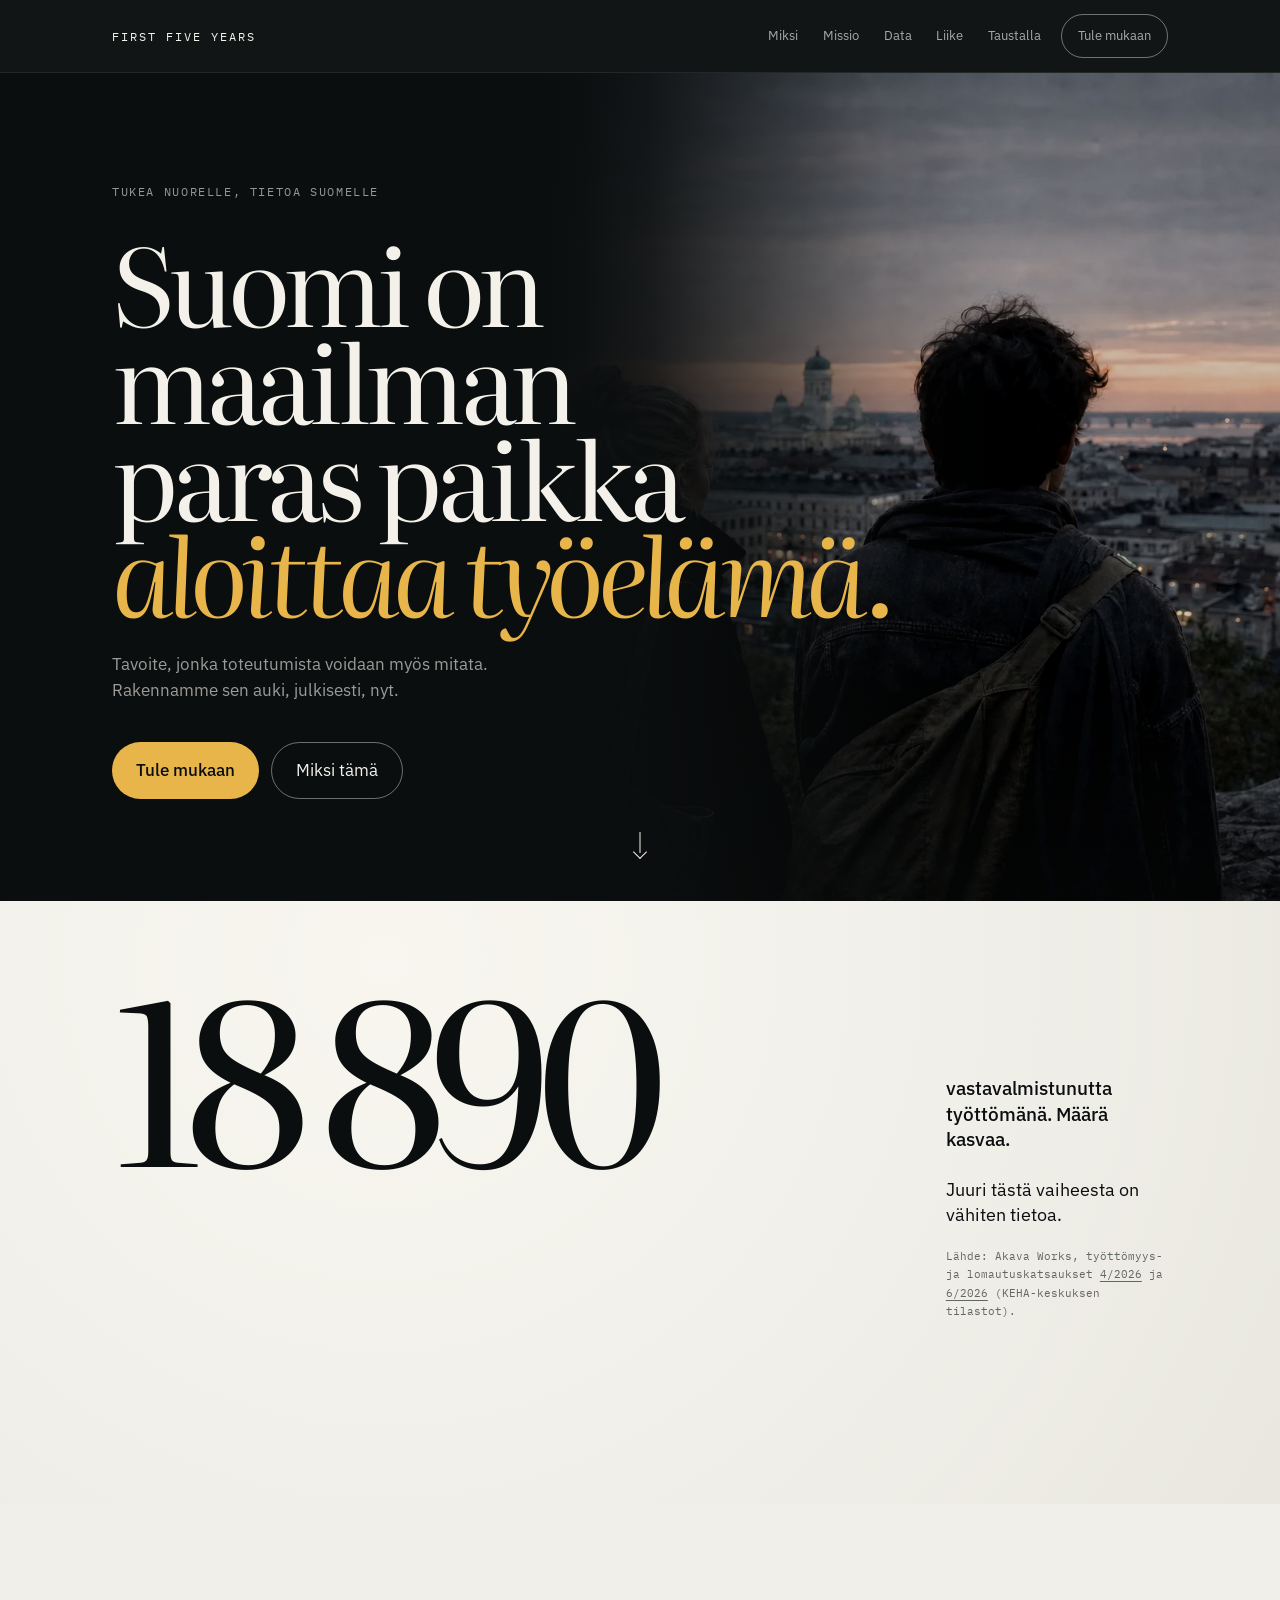
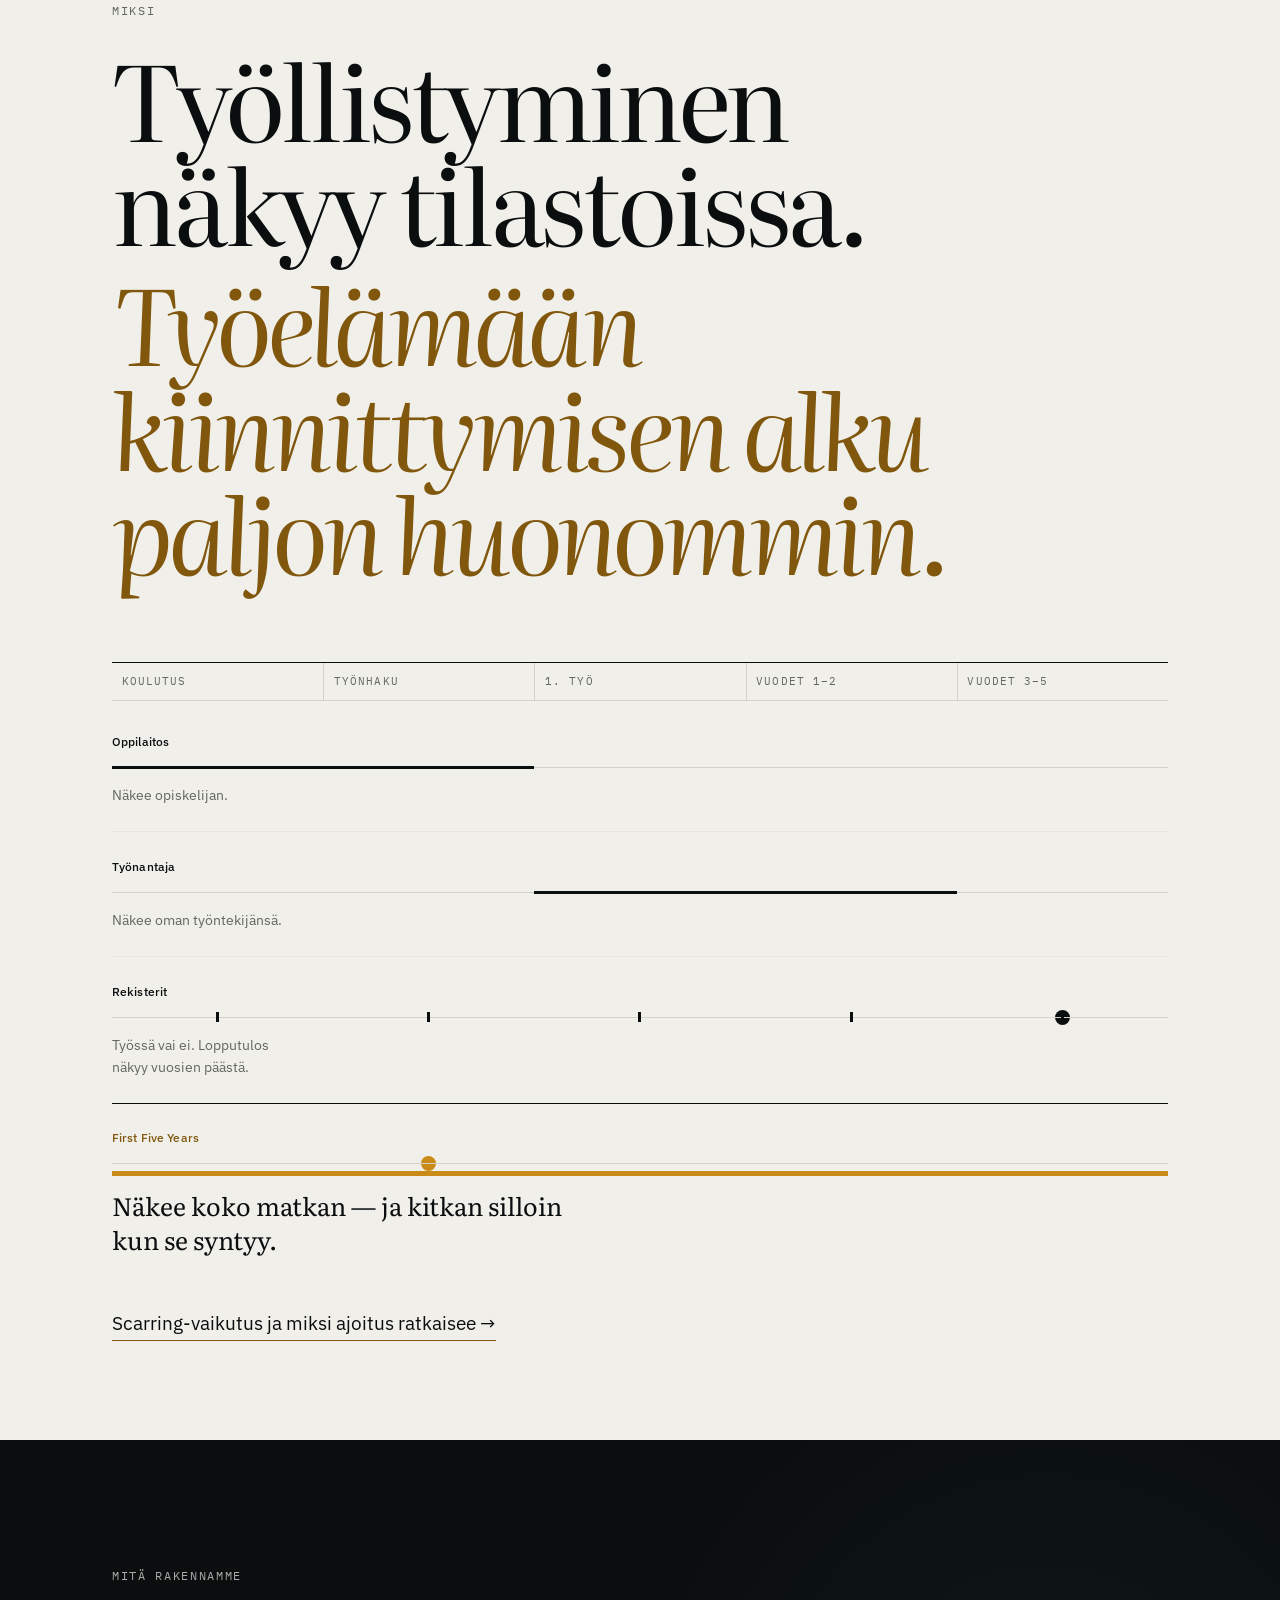
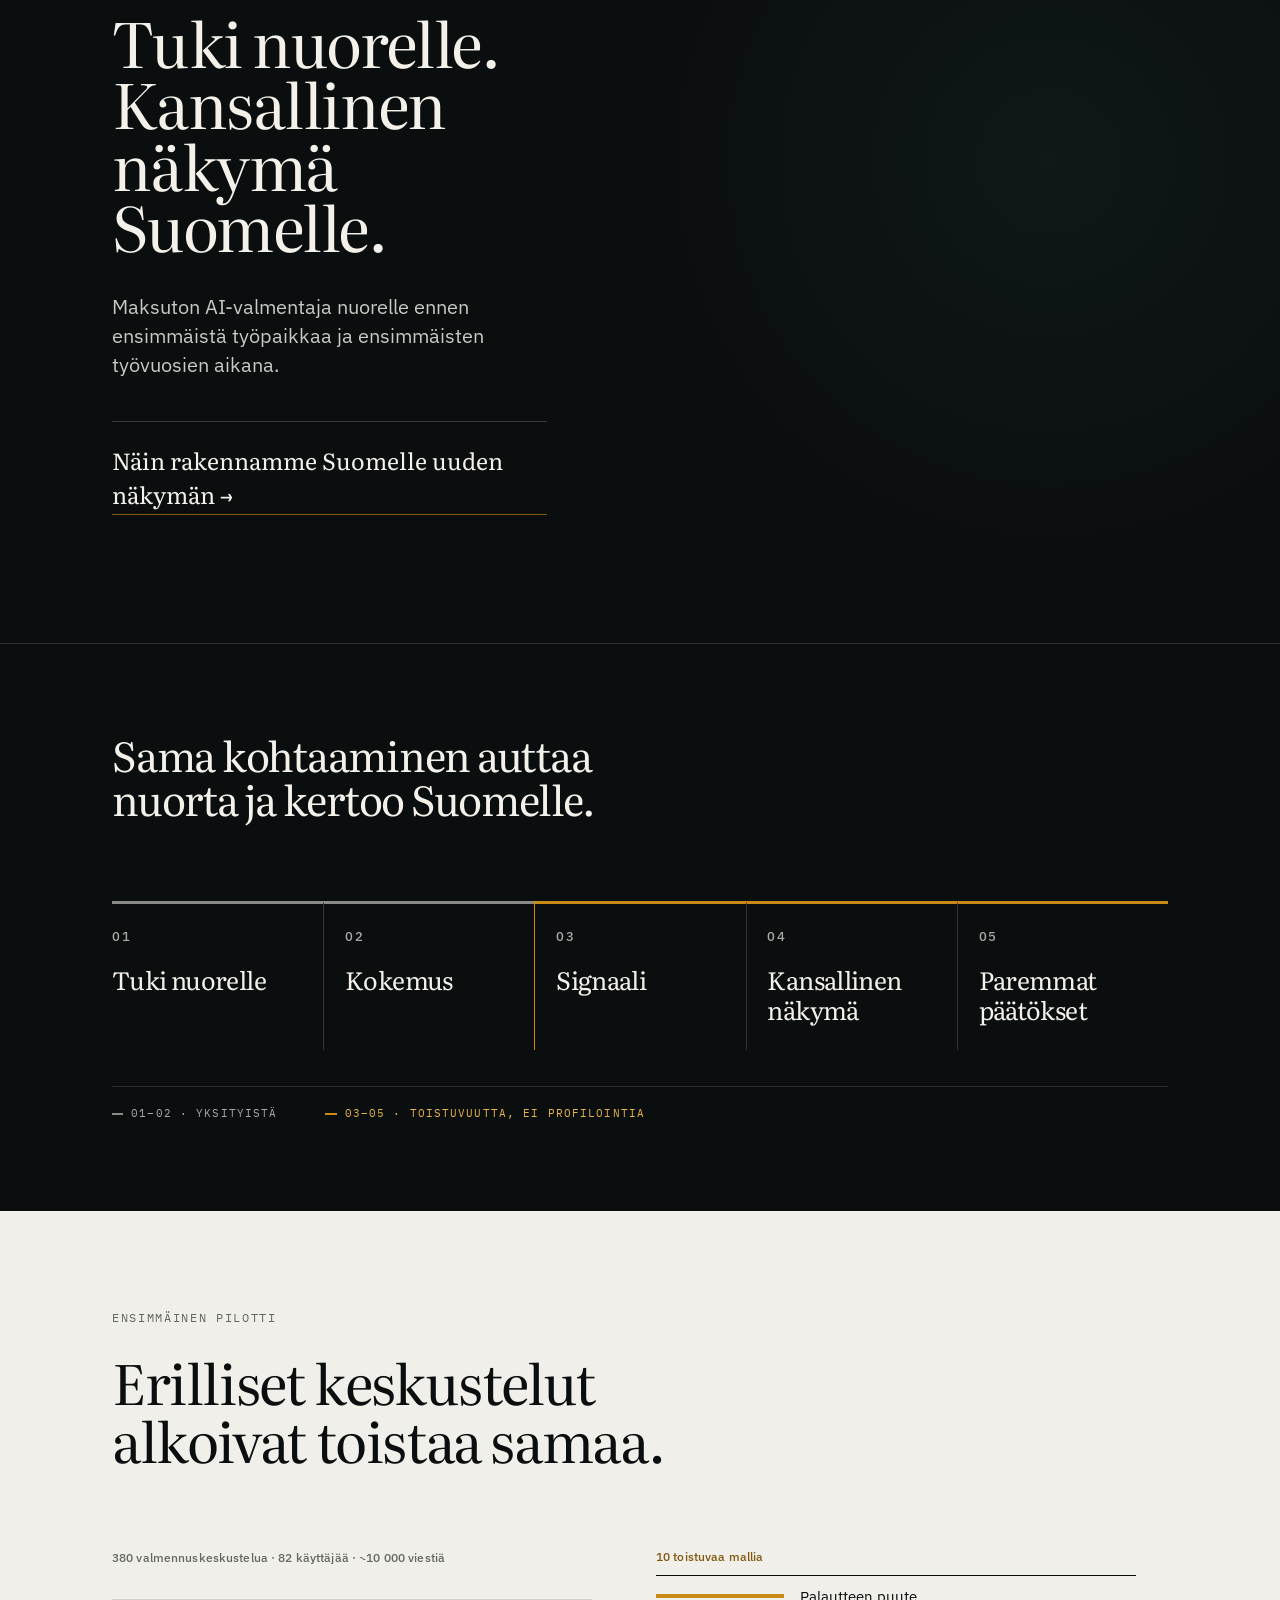
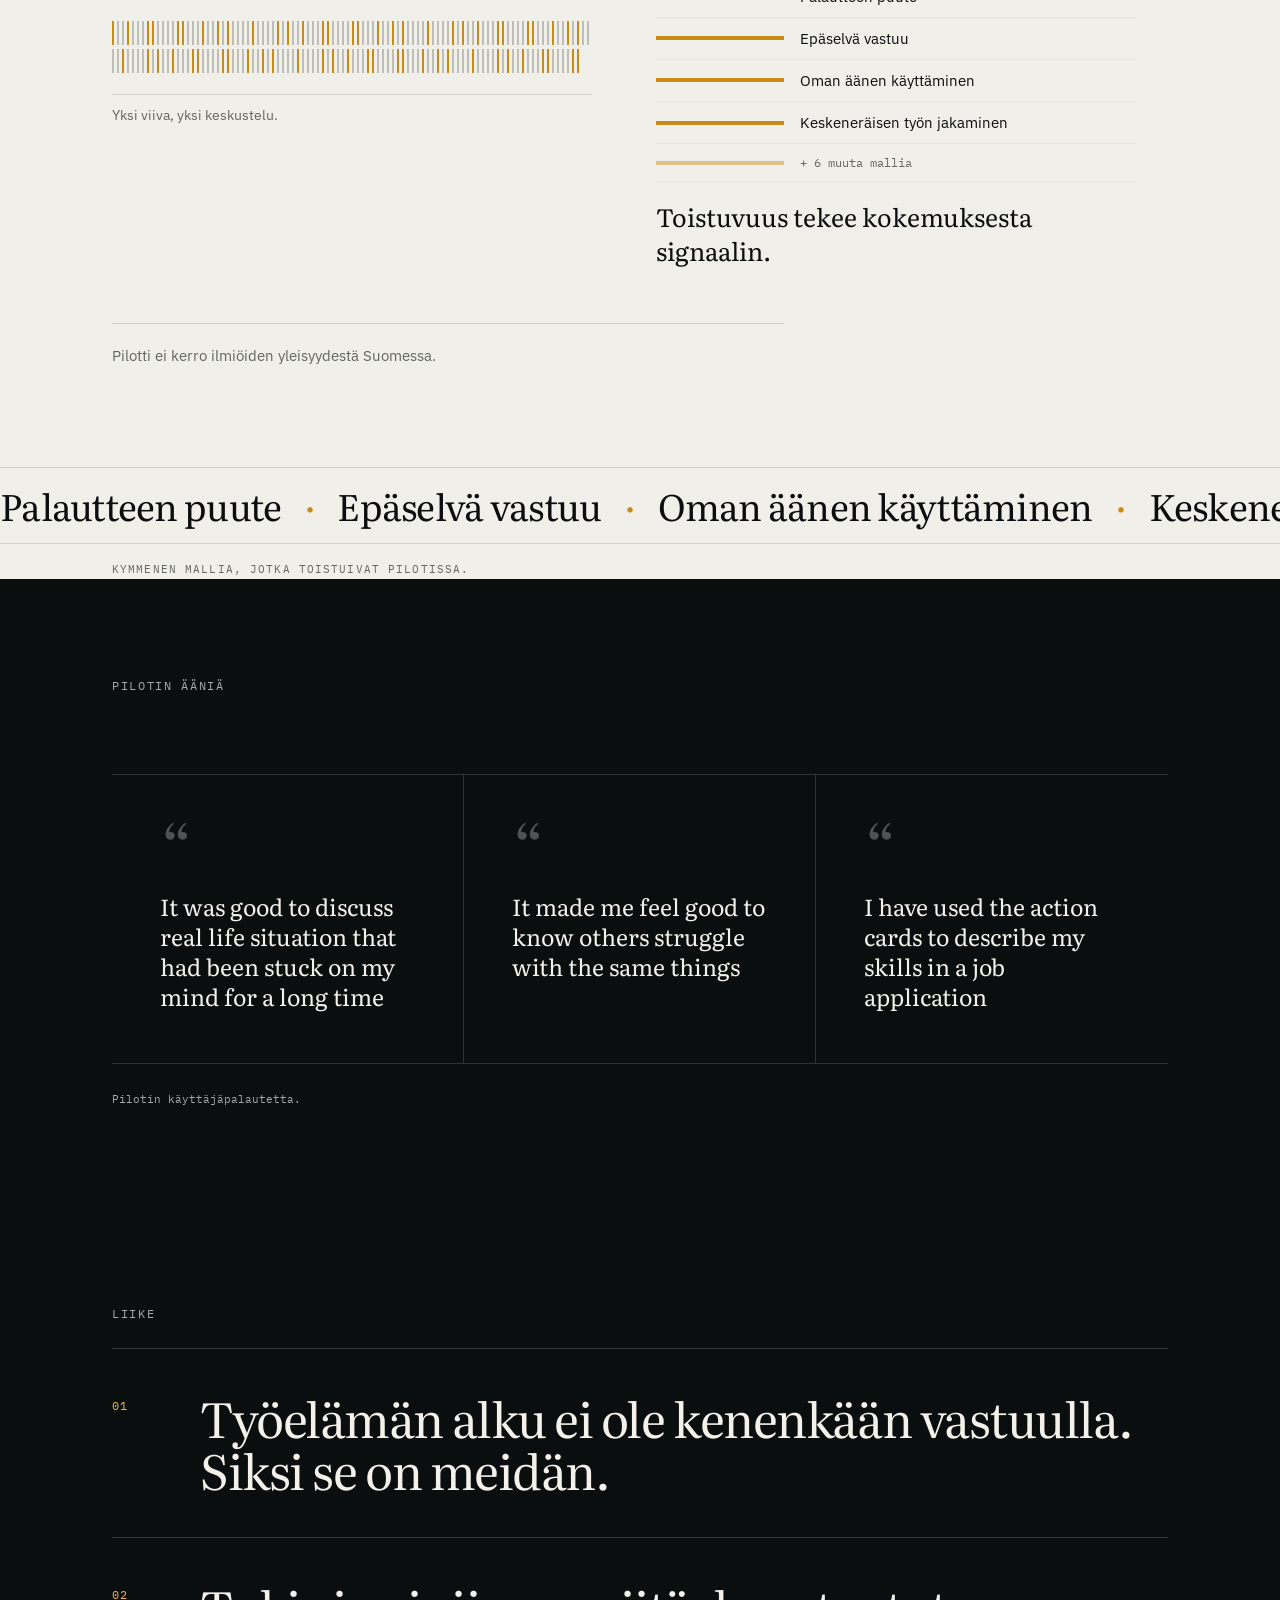
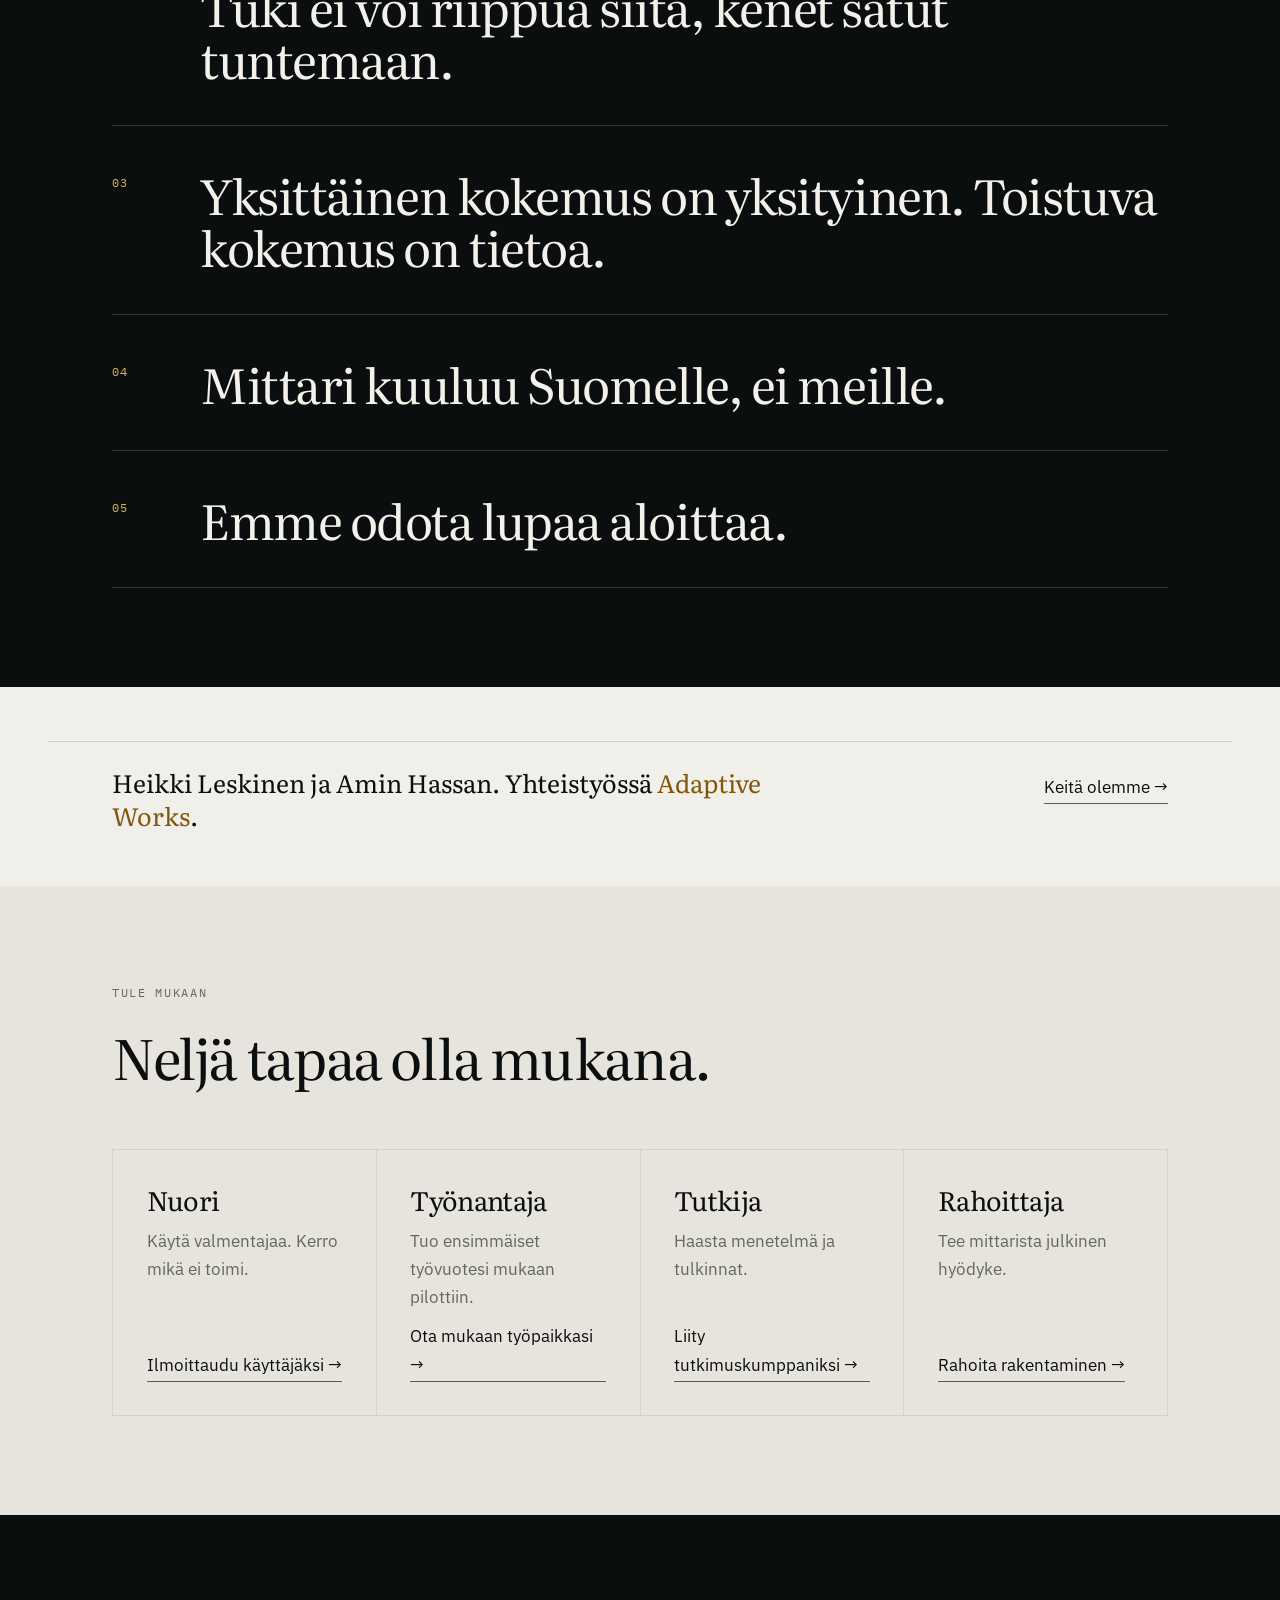
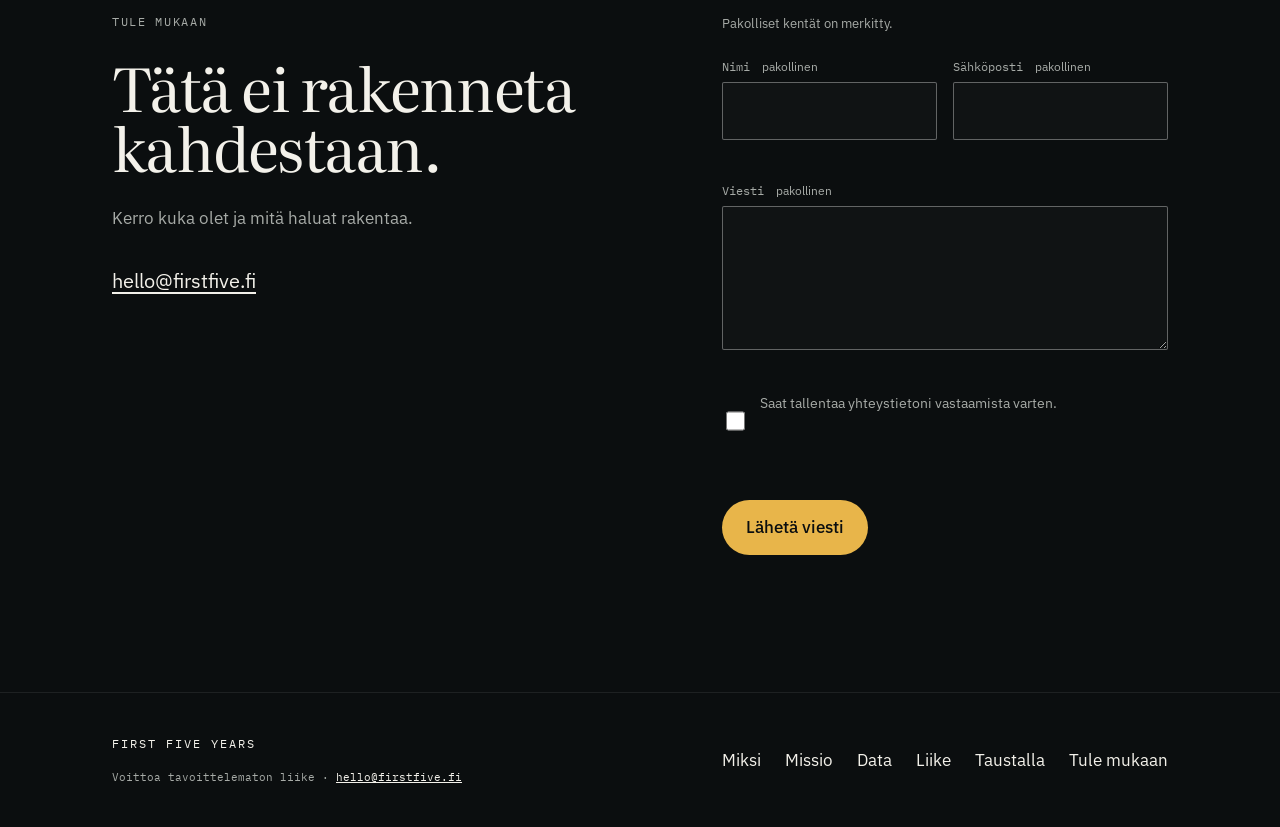
<file: index.html>
<!doctype html>
<html lang="fi">

<head>
  <meta charset="utf-8">
  <meta name="viewport" content="width=device-width, initial-scale=1">

  <title>First Five Years | Näkymä työelämän ensimmäisiin vuosiin</title>

  <link rel="icon" href="./favicon.png" type="image/png">
  <link rel="icon" href="./favicon.ico" sizes="any">

  <meta
    name="description"
    content="First Five Years tukee nuorta ennen ensimmäistä työpaikkaa ja sen jälkeen sekä rakentaa Suomelle näkymää kestävään työelämään kiinnittymiseen."
  >

  <meta name="robots" content="index, follow, max-image-preview:large">
  <meta name="theme-color" content="#0b0e0f">

  <link rel="canonical" href="https://firstfive.fi/">
  <link rel="alternate" hreflang="fi" href="https://firstfive.fi/">
  <link rel="alternate" hreflang="x-default" href="https://firstfive.fi/">

  <meta property="og:type" content="website">
  <meta property="og:locale" content="fi_FI">
  <meta property="og:site_name" content="First Five Years">
  <meta property="og:title" content="First Five Years | Näkymä työelämän ensimmäisiin vuosiin">

  <meta
    property="og:description"
    content="Tukea nuorelle, tietoa Suomelle. First Five Years tekee näkyväksi työelämän alkuvaiheen kitkaa ja rakentaa siitä kansallista näkymää."
  >

  <meta property="og:url" content="https://firstfive.fi/">
  <meta property="og:image" content="https://firstfive.fi/assets/kuvat/hero-young-people.png">
  <meta property="og:image:width" content="1536">
  <meta property="og:image:height" content="1024">
  <meta property="og:image:type" content="image/png">

  <meta
    property="og:image:alt"
    content="Kolme eri taustoista tulevaa nuorta katsoo Helsinkiä ja Tuomiokirkkoa ilta-auringossa."
  >

  <meta name="twitter:card" content="summary_large_image">
  <meta name="twitter:title" content="First Five Years | Näkymä työelämän ensimmäisiin vuosiin">

  <meta
    name="twitter:description"
    content="Tukea nuorelle, tietoa Suomelle. First Five Years tekee näkyväksi työelämän alkuvaiheen kitkaa ja rakentaa siitä kansallista näkymää."
  >

  <meta name="twitter:image" content="https://firstfive.fi/assets/kuvat/hero-young-people.png">

  <meta
    name="twitter:image:alt"
    content="Kolme eri taustoista tulevaa nuorta katsoo Helsinkiä ja Tuomiokirkkoa ilta-auringossa."
  >

  <script type="application/ld+json">
  {
    "@context": "https://schema.org",
    "@graph": [
      {
        "@type": "WebSite",
        "@id": "https://firstfive.fi/#website",
        "url": "https://firstfive.fi/",
        "name": "First Five Years",
        "description": "Tukea nuorelle ja tietoa Suomelle työelämän ensimmäisistä vuosista.",
        "inLanguage": "fi"
      },
      {
        "@type": "Organization",
        "@id": "https://firstfive.fi/#organization",
        "name": "First Five Years",
        "url": "https://firstfive.fi/",
        "description": "Aloite, joka tukee nuoria työelämään siirtymisessä ja rakentaa Suomelle näkymää kestävään työelämään kiinnittymiseen.",
        "email": "hello@firstfive.fi",
        "logo": {
          "@type": "ImageObject",
          "url": "https://firstfive.fi/favicon.png",
          "width": 256,
          "height": 256
        }
      },
      {
        "@type": "WebPage",
        "@id": "https://firstfive.fi/#webpage",
        "url": "https://firstfive.fi/",
        "name": "First Five Years | Näkymä työelämän ensimmäisiin vuosiin",
        "description": "First Five Years tukee nuorta ennen ensimmäistä työpaikkaa ja sen jälkeen sekä rakentaa Suomelle näkymää kestävään työelämään kiinnittymiseen.",
        "isPartOf": { "@id": "https://firstfive.fi/#website" },
        "about": { "@id": "https://firstfive.fi/#organization" },
        "inLanguage": "fi",
        "primaryImageOfPage": {
          "@type": "ImageObject",
          "url": "https://firstfive.fi/assets/kuvat/hero-young-people.png",
          "width": 1536,
          "height": 1024
        }
      }
    ]
  }
  </script>

  <link rel="stylesheet" href="./assets/styles.css?v=20260812-7">
<link rel="stylesheet" href="./assets/ffy-visuals.css?v=20260813-2">

  <link rel="preconnect" href="https://fonts.googleapis.com">
  <link rel="preconnect" href="https://fonts.gstatic.com" crossorigin>

  <link
    rel="preload"
    as="style"
    href="https://fonts.googleapis.com/css2?family=IBM+Plex+Mono:wght@400;500&family=IBM+Plex+Sans:wght@400;500;600&family=Literata:opsz,wght@7..72,400;7..72,500&display=swap"
    onload="this.onload=null;this.rel='stylesheet'"
  >

  <noscript>
    <link
      rel="stylesheet"
      href="https://fonts.googleapis.com/css2?family=IBM+Plex+Mono:wght@400;500&family=IBM+Plex+Sans:wght@400;500;600&family=Literata:opsz,wght@7..72,400;7..72,500&display=swap"
    >
  </noscript>
</head>


<body>

<a class="skip" href="#main">
  Siirry sisältöön
</a>


<header class="masthead">

  <div class="wrap masthead-inner">

    <a class="wordmark" href="/">
      First Five Years
    </a>

    <nav class="nav" aria-label="Päävalikko">
      <a href="#miksi">Miksi</a>
      <a href="/missio.html">Missio</a>
      <a href="./data.html">Data</a>
      <a href="#liike">Liike</a>
      <a href="./taustalla.html">Taustalla</a>
      <a class="nav-cta" href="#mukaan">Tule mukaan</a>
    </nav>

  </div>

</header>


<main id="main">


  <!-- HERO -->

  <section
    class="hero"
    id="alku"
    aria-labelledby="hero-title"
  >

    <div class="hero__inner">

      <div class="hero__visual">

        <img
          src="./assets/kuvat/hero-young-people.png"
          alt="Kolme eri taustoista tulevaa nuorta katsoo Helsinkiä ja Tuomiokirkkoa ilta-auringossa."
          width="1536"
          height="1024"
          fetchpriority="high"
          decoding="async"
        >

      </div>


      <div class="hero__content">

        <p class="hero__strap">
          Tukea nuorelle, tietoa Suomelle
        </p>

        <h1 id="hero-title">
          Suomi on maailman paras paikka
          <em>aloittaa työelämä.</em>
        </h1>

        <p class="hero__lead">
          Tavoite, jonka toteutumista voidaan myös mitata.
          Rakennamme sen auki, julkisesti, nyt.
        </p>

        <div class="hero__actions">
          <a class="btn btn-signal" href="#mukaan">Tule mukaan</a>
          <a class="btn btn-ghost" href="#miksi">Miksi tämä</a>
        </div>

        <a
          class="hero__scroll"
          href="#miksi"
          aria-label="Siirry seuraavaan osioon"
        >
          <span aria-hidden="true"></span>
        </a>

      </div>

    </div>

  </section>


  <!-- PANOS · yksi luku -->

  <section class="impact-section" id="panos" aria-labelledby="stake-label">
    <div class="impact-stat">
      <div class="wrap impact-stat__inner">

        <p class="impact-number reveal">18&nbsp;890</p>

        <div class="impact-stat__copy reveal">
          <p class="impact-stat__label" id="stake-label">
            vastavalmistunutta työttömänä. Määrä kasvaa.
          </p>
          <p class="impact-stat__statement">
            Juuri tästä vaiheesta on vähiten tietoa.
          </p>
          <p class="source-line">
            Lähde: Akava Works, työttömyys- ja lomautuskatsaukset
            <a href="https://akavaworks.fi/katsaus/tyottomyys-ja-lomautuskatsaus-4-2026-tyottomyys-kasvaa-ilon-aiheet-ovat-kortilla/" rel="noopener">4/2026</a>
            ja
            <a href="https://akavaworks.fi/katsaus/tyottomyys-ja-lomautuskatsaus-6-2026/" rel="noopener">6/2026</a>
            (KEHA-keskuksen tilastot).
          </p>
        </div>

      </div>
    </div>
  </section>


  <!-- 01 MIKSI -->

  <section
    class="statement-section"
    id="miksi"
    aria-labelledby="miksi-title"
  >

    <div class="wrap">

      <p class="eyebrow">
        Miksi
      </p>

      <h2
        id="miksi-title"
        class="statement-title"
      >
        Työllistyminen näkyy tilastoissa.
        <em>
          Työelämään kiinnittymisen alku paljon huonommin.
        </em>
      </h2>


      <!-- VISUALISOINTI 01 · Puuttuva näkymä -->

      <div class="viz reveal">

        <div class="arc-stages">
          <span>Koulutus</span>
          <span>Työnhaku</span>
          <span>1. työ</span>
          <span>Vuodet 1–2</span>
          <span>Vuodet 3–5</span>
        </div>

        <div class="arc-rows">

          <div class="arc-row">
            <p class="viz-label">Oppilaitos</p>
            <div class="arc-track">
              <div class="arc-bar" style="grid-column: 1 / 3"></div>
            </div>
            <p class="viz-caption">Näkee opiskelijan.</p>
          </div>

          <div class="arc-row">
            <p class="viz-label">Työnantaja</p>
            <div class="arc-track">
              <div class="arc-bar" style="grid-column: 3 / 5"></div>
            </div>
            <p class="viz-caption">Näkee oman työntekijänsä.</p>
          </div>

          <div class="arc-row">
            <p class="viz-label">Rekisterit</p>
            <div class="arc-track">
              <div class="arc-points" aria-hidden="true">
                <i></i><i></i><i></i><i></i><i></i>
              </div>
              <div class="arc-mark arc-mark--late" style="grid-column: 5" aria-hidden="true"></div>
            </div>
            <p class="viz-caption">Työssä vai ei. Lopputulos näkyy vuosien päästä.</p>
          </div>

          <div class="arc-row arc-row--ffy">
            <p class="viz-label viz-label--signal">First Five Years</p>
            <div class="arc-track">
              <div class="arc-bar arc-bar--ffy" style="grid-column: 1 / -1"></div>
              <div class="arc-mark arc-mark--early" style="grid-column: 2" aria-hidden="true"></div>
            </div>
            <p class="viz-lede">Näkee koko matkan — ja kitkan silloin kun se syntyy.</p>
          </div>

        </div>

      </div>


      <p class="statement-body viz-after">
        <a class="textlink" href="./missio.html">
          Scarring-vaikutus ja miksi ajoitus ratkaisee →
        </a>
      </p>

    </div>

  </section>


  <!-- 02 MITÄ RAKENNAMME -->

  <section
    class="impact-section"
    id="ratkaisu"
    aria-labelledby="solution-title"
  >

    <div class="impact-solution">

      <div class="wrap impact-solution__inner">

        <div class="impact-solution__copy reveal">

          <p class="eyebrow">
            Mitä rakennamme
          </p>

          <h2 id="solution-title">
            Tuki nuorelle. Kansallinen näkymä Suomelle.
          </h2>

          <p class="impact-solution__lede">
            Maksuton AI&#8209;valmentaja nuorelle ennen ensimmäistä työpaikkaa
            ja ensimmäisten työvuosien aikana.
          </p>

          <p class="impact-solution__close">
            <a class="textlink" href="./data.html">
              Näin rakennamme Suomelle uuden näkymän →
            </a>
          </p>

        </div>


      </div>

    </div>


    <!-- VISUALISOINTI 02 · Näin se toimii -->

    <div class="chain-band">

      <div class="wrap">

        <h2 class="chain-band__title reveal">
          Sama kohtaaminen auttaa nuorta ja kertoo Suomelle.
        </h2>

        <div class="viz reveal">

          <div class="chain">

            <div class="chain-step">
              <span>01</span>
              <h3>Tuki nuorelle</h3>
            </div>

            <div class="chain-step">
              <span>02</span>
              <h3>Kokemus</h3>
            </div>

            <div class="chain-step chain-step--signal chain-step--turn">
              <span>03</span>
              <h3>Signaali</h3>
            </div>

            <div class="chain-step chain-step--signal">
              <span>04</span>
              <h3>Kansallinen näkymä</h3>
            </div>

            <div class="chain-step chain-step--signal">
              <span>05</span>
              <h3>Paremmat päätökset</h3>
            </div>

          </div>

          <div class="chain-legend">
            <p>01–02 · Yksityistä</p>
            <p>03–05 · Toistuvuutta, ei profilointia</p>
          </div>

        </div>

      </div>

    </div>

  </section>


  <!-- 03 PILOTTI -->

  <section
    class="pilot-section"
    id="havainto"
    aria-labelledby="pilot-title"
  >

    <div class="wrap">

      <div class="pilot-heading reveal">

        <p class="eyebrow">
          Ensimmäinen pilotti
        </p>

        <h2 id="pilot-title">
          Erilliset keskustelut alkoivat toistaa samaa.
        </h2>

      </div>


      <!-- VISUALISOINTI 03 · Yksittäisestä toistuvaksi -->

      <div class="viz reveal">

        <div class="signal-grid">

          <div>
            <p class="signal-meta">
              380 valmennuskeskustelua · 82 käyttäjää · ~10 000 viestiä
            </p>
            <div class="signal-field" data-signal-field="190" aria-hidden="true"></div>
            <p class="viz-caption">Yksi viiva, yksi keskustelu.</p>
          </div>

          <div>
            <p class="viz-label viz-label--signal">10 toistuvaa mallia</p>
            <ul class="signal-patterns">
              <li><b></b><span>Palautteen puute</span></li>
              <li><b></b><span>Epäselvä vastuu</span></li>
              <li><b></b><span>Oman äänen käyttäminen</span></li>
              <li><b></b><span>Keskeneräisen työn jakaminen</span></li>
              <li><b></b><span>+ 6 muuta mallia</span></li>
            </ul>
            <p class="viz-lede">Toistuvuus tekee kokemuksesta signaalin.</p>
          </div>

        </div>

        <p class="viz-note">
          Pilotti ei kerro ilmiöiden yleisyydestä Suomessa.
        </p>

      </div>

    </div>

  </section>


  <!-- ILMIÖNAUHA -->

  <div class="ticker" aria-hidden="true">
    <div class="ticker__track">
      <span>Palautteen puute</span><span>·</span>
      <span>Epäselvä vastuu</span><span>·</span>
      <span>Oman äänen käyttäminen</span><span>·</span>
      <span>Keskeneräisen työn jakaminen</span><span>·</span>
      <span>Epäselvä suunta</span><span>·</span>
      <span>Käyttämätön osaaminen</span><span>·</span>
      <span>Vaikeus päästä töihin</span><span>·</span>
      <span>Puuttuva etenemisen tunne</span><span>·</span>
      <span>Palautteen puute</span><span>·</span>
      <span>Epäselvä vastuu</span><span>·</span>
      <span>Oman äänen käyttäminen</span><span>·</span>
      <span>Keskeneräisen työn jakaminen</span><span>·</span>
      <span>Epäselvä suunta</span><span>·</span>
      <span>Käyttämätön osaaminen</span><span>·</span>
      <span>Vaikeus päästä töihin</span><span>·</span>
      <span>Puuttuva etenemisen tunne</span><span>·</span>
    </div>
  </div>

  <p class="ticker-note wrap">
    Kymmenen mallia, jotka toistuivat pilotissa.
  </p>


  <!-- ÄÄNET · pilotin käyttäjät -->

  <section class="voices-section dark-section" aria-labelledby="voices-title">

    <div class="wrap">
      <div class="section-head reveal">
        <p class="eyebrow" id="voices-title">Pilotin ääniä</p>
      </div>
    </div>

    <div class="wrap">
      <div class="voices">

        <blockquote class="voice voice--long reveal">
          <span class="quote-mark" aria-hidden="true">“</span>
          <p>It was good to discuss real life situation that had been stuck on my mind for a long time</p>
        </blockquote>

        <blockquote class="voice voice--long reveal">
          <span class="quote-mark" aria-hidden="true">“</span>
          <p>It made me feel good to know others struggle with the same things</p>
        </blockquote>

        <blockquote class="voice voice--long reveal">
          <span class="quote-mark" aria-hidden="true">“</span>
          <p>I have used the action cards to describe my skills in a job application</p>
        </blockquote>

      </div>

      <p class="source-line voices-source">
        Pilotin käyttäjäpalautetta.
      </p>
    </div>

  </section>


  <!-- MANIFESTI -->

  <section
    class="manifesto-section dark-section"
    id="liike"
    aria-labelledby="manifesto-title"
  >

    <div class="wrap">

      <p class="eyebrow" id="manifesto-title">Liike</p>

      <ol class="manifesto">
        <li class="reveal">Työelämän alku ei ole kenenkään vastuulla. Siksi se on meidän.</li>
        <li class="reveal">Tuki ei voi riippua siitä, kenet satut tuntemaan.</li>
        <li class="reveal">Yksittäinen kokemus on yksityinen. Toistuva kokemus on tietoa.</li>
        <li class="reveal">Mittari kuuluu Suomelle, ei meille.</li>
        <li class="reveal">Emme odota lupaa aloittaa.</li>
      </ol>

    </div>

  </section>


  <!-- LIIKKEELLE PANIJAT · rivi, koko sisältö taustalla.html:ssä -->

  <section class="credit-section" id="kuka" aria-label="Taustalla">

    <div class="wrap credit-row">

      <p class="credit-names">
        Heikki Leskinen ja Amin Hassan.
        Yhteistyössä <span>Adaptive Works</span>.
      </p>

      <a class="textlink" href="./taustalla.html">
        Keitä olemme →
      </a>

    </div>

  </section>


  <!-- MUKAAN -->

  <section class="roles-section" id="mukaan" aria-labelledby="roles-title">

    <div class="wrap">

      <p class="eyebrow">Tule mukaan</p>

      <h2 id="roles-title" class="roles-title">
        Neljä tapaa olla mukana.
      </h2>

      <ul class="roles">

        <li class="reveal">
          <h3>Nuori</h3>
          <p>Käytä valmentajaa. Kerro mikä ei toimi.</p>
          <a class="textlink" href="mailto:hello@firstfive.fi?subject=Nuori">Ilmoittaudu käyttäjäksi →</a>
        </li>

        <li class="reveal">
          <h3>Työnantaja</h3>
          <p>Tuo ensimmäiset työvuotesi mukaan pilottiin.</p>
          <a class="textlink" href="mailto:hello@firstfive.fi?subject=Työnantaja">Ota mukaan työpaikkasi →</a>
        </li>

        <li class="reveal">
          <h3>Tutkija</h3>
          <p>Haasta menetelmä ja tulkinnat.</p>
          <a class="textlink" href="mailto:hello@firstfive.fi?subject=Tutkimus">Liity tutkimuskumppaniksi →</a>
        </li>

        <li class="reveal">
          <h3>Rahoittaja</h3>
          <p>Tee mittarista julkinen hyödyke.</p>
          <a class="textlink" href="mailto:hello@firstfive.fi?subject=Rahoitus">Rahoita rakentaminen →</a>
        </li>

      </ul>

    </div>

  </section>


  <section
    class="contact-section dark-section"
    id="yhteys"
  >

    <div class="wrap contact-layout">

      <div class="contact-intro reveal">

        <p class="eyebrow">
          Tule mukaan
        </p>

        <h2>
          Tätä ei rakenneta kahdestaan.
        </h2>

        <p>
          Kerro kuka olet ja mitä haluat rakentaa.
        </p>

        <p class="contact-email">
          <a href="mailto:hello@firstfive.fi">
            hello@firstfive.fi
          </a>
        </p>

      </div>


      <div class="contact-form-wrap reveal">

        <form
          class="contact-form"
          data-form="yhteys"
          data-success="Kiitos. Viestisi on lähetetty."
          novalidate
        >

          <p class="form-instructions">
            Pakolliset kentät on merkitty.
          </p>


          <div class="form-row">

            <div class="field">

              <label for="c-name">
                Nimi
                <span>pakollinen</span>
              </label>

              <input
                id="c-name"
                name="nimi"
                type="text"
                autocomplete="name"
                required
                aria-describedby="c-name-error"
              >

              <p
                class="field-error"
                id="c-name-error"
              ></p>

            </div>


            <div class="field">

              <label for="c-email">
                Sähköposti
                <span>pakollinen</span>
              </label>

              <input
                id="c-email"
                name="email"
                type="email"
                autocomplete="email"
                required
                aria-describedby="c-email-error"
              >

              <p
                class="field-error"
                id="c-email-error"
              ></p>

            </div>

          </div>


          <div class="field">

            <label for="c-msg">
              Viesti
              <span>pakollinen</span>
            </label>

            <textarea
              id="c-msg"
              name="viesti"
              required
              aria-describedby="c-msg-error"
            ></textarea>

            <p
              class="field-error"
              id="c-msg-error"
            ></p>

          </div>


          <input
            class="hp"
            type="text"
            name="_gotcha"
            tabindex="-1"
            autocomplete="off"
            aria-hidden="true"
          >


          <div class="consent field">

            <input
              id="c-consent"
              name="suostumus"
              type="checkbox"
              value="kyllä"
              required
              aria-describedby="c-consent-error"
            >

            <label for="c-consent">
              Saat tallentaa yhteystietoni vastaamista varten.
            </label>

            <p
              class="field-error"
              id="c-consent-error"
            ></p>

          </div>


          <button
            class="btn btn-signal"
            type="submit"
          >
            Lähetä viesti
          </button>


          <p
            class="form-msg"
            role="status"
            aria-live="polite"
            tabindex="-1"
          ></p>

        </form>

      </div>

    </div>

  </section>

</main>


<footer class="footer">

  <div class="wrap footer-inner">

    <div>

      <p class="wordmark">
        First Five Years
      </p>

      <p class="legal">
        Voittoa tavoittelematon liike ·
        <a href="mailto:hello@firstfive.fi">
          hello@firstfive.fi
        </a>
      </p>

    </div>


    <nav
      class="footer-nav"
      aria-label="Alatunniste"
    >

      <a href="#miksi">
        Miksi
      </a>

      <a href="/missio.html">
        Missio
      </a>

      <a href="./data.html">
        Data
      </a>

      <a href="#liike">
        Liike
      </a>

      <a href="./taustalla.html">
        Taustalla
      </a>

      <a href="#mukaan">
        Tule mukaan
      </a>

    </nav>

  </div>

</footer>


<script>
  // Pilotin viivakenttä
  document.querySelectorAll('[data-signal-field]').forEach(function (el) {
    var n = parseInt(el.dataset.signalField, 10) || 190;
    var frag = document.createDocumentFragment();
    for (var i = 0; i < n; i++) {
      var tick = document.createElement('i');
      if (i % 5 === 3 || i % 7 === 0) tick.className = 'on';
      frag.appendChild(tick);
    }
    el.appendChild(frag);
  });

  window.FFY_FORM_ENDPOINT =
    'https://forms.formward.eu/f/f1249e59-a45e-429b-a073-d53a4453148f';
</script>

<script
  src="./assets/main.js?v=20260810-1"
  defer
></script>

</body>

</html>
</file>
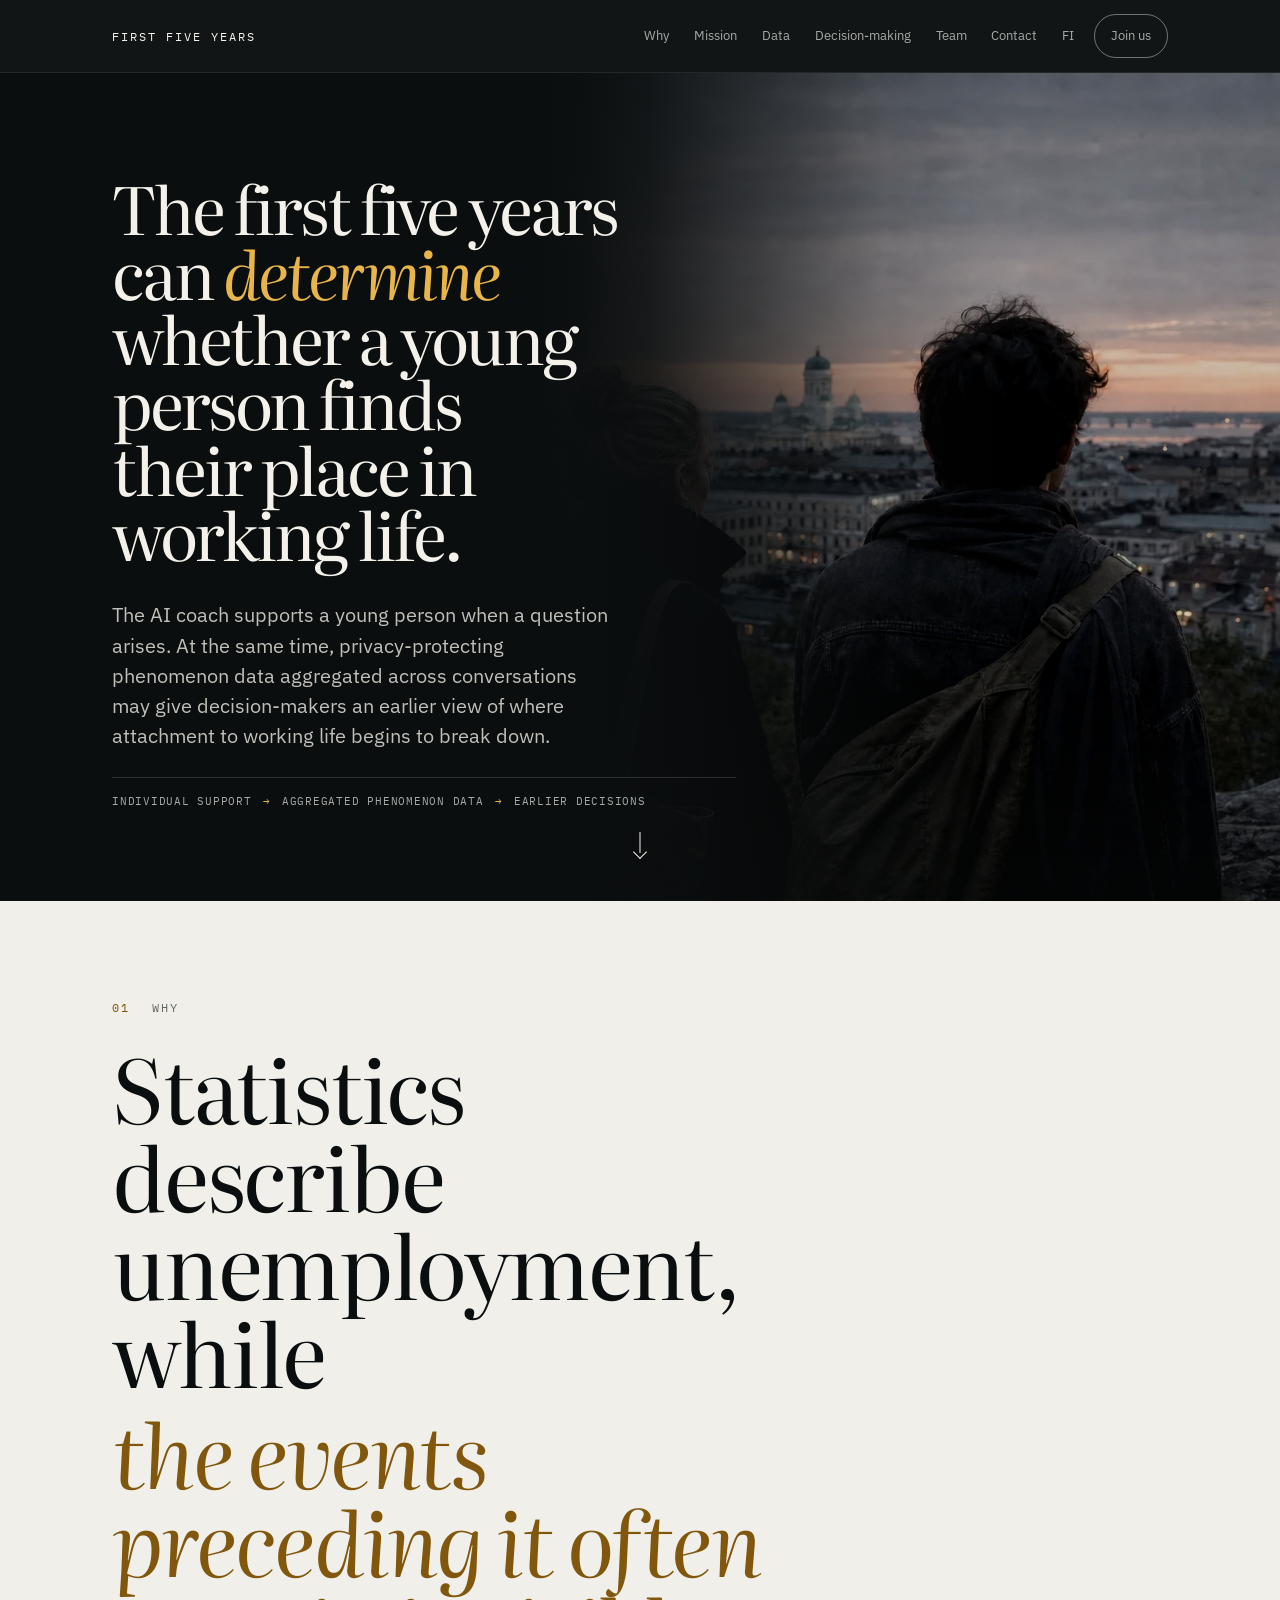
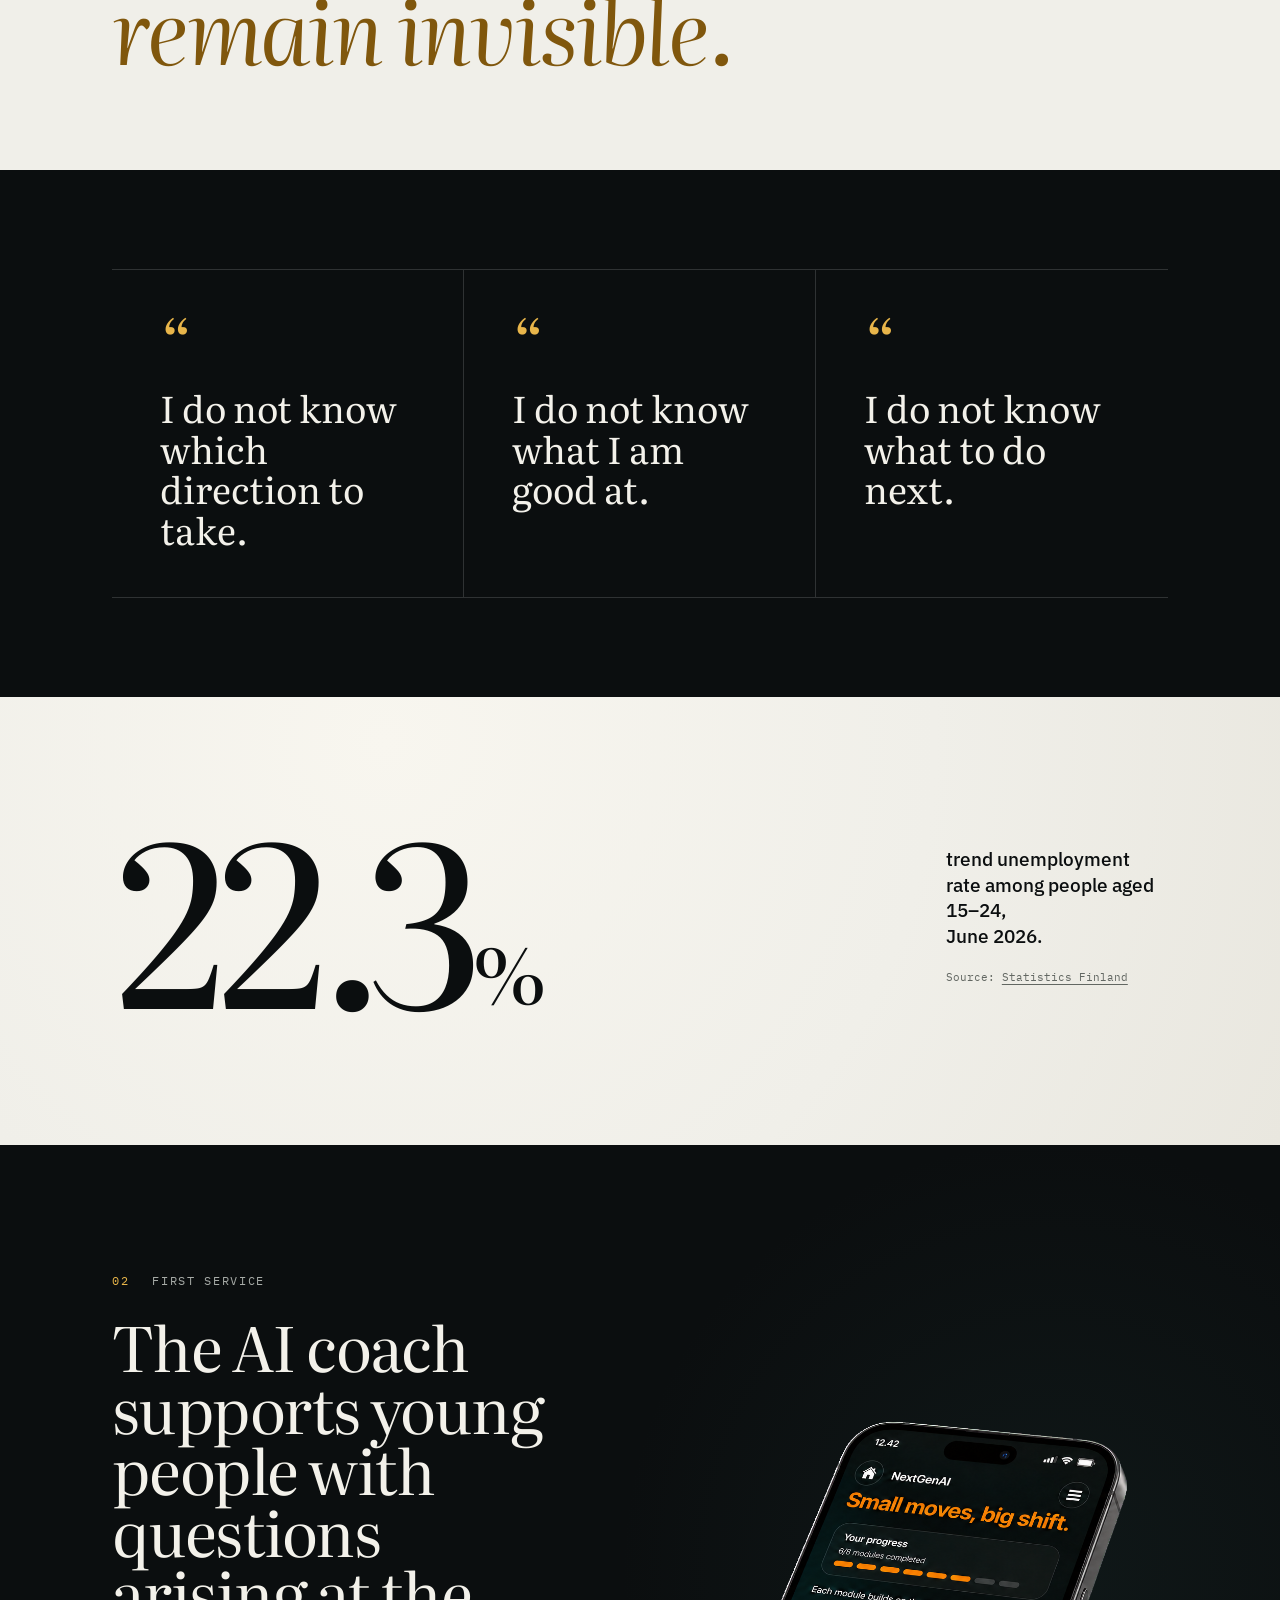
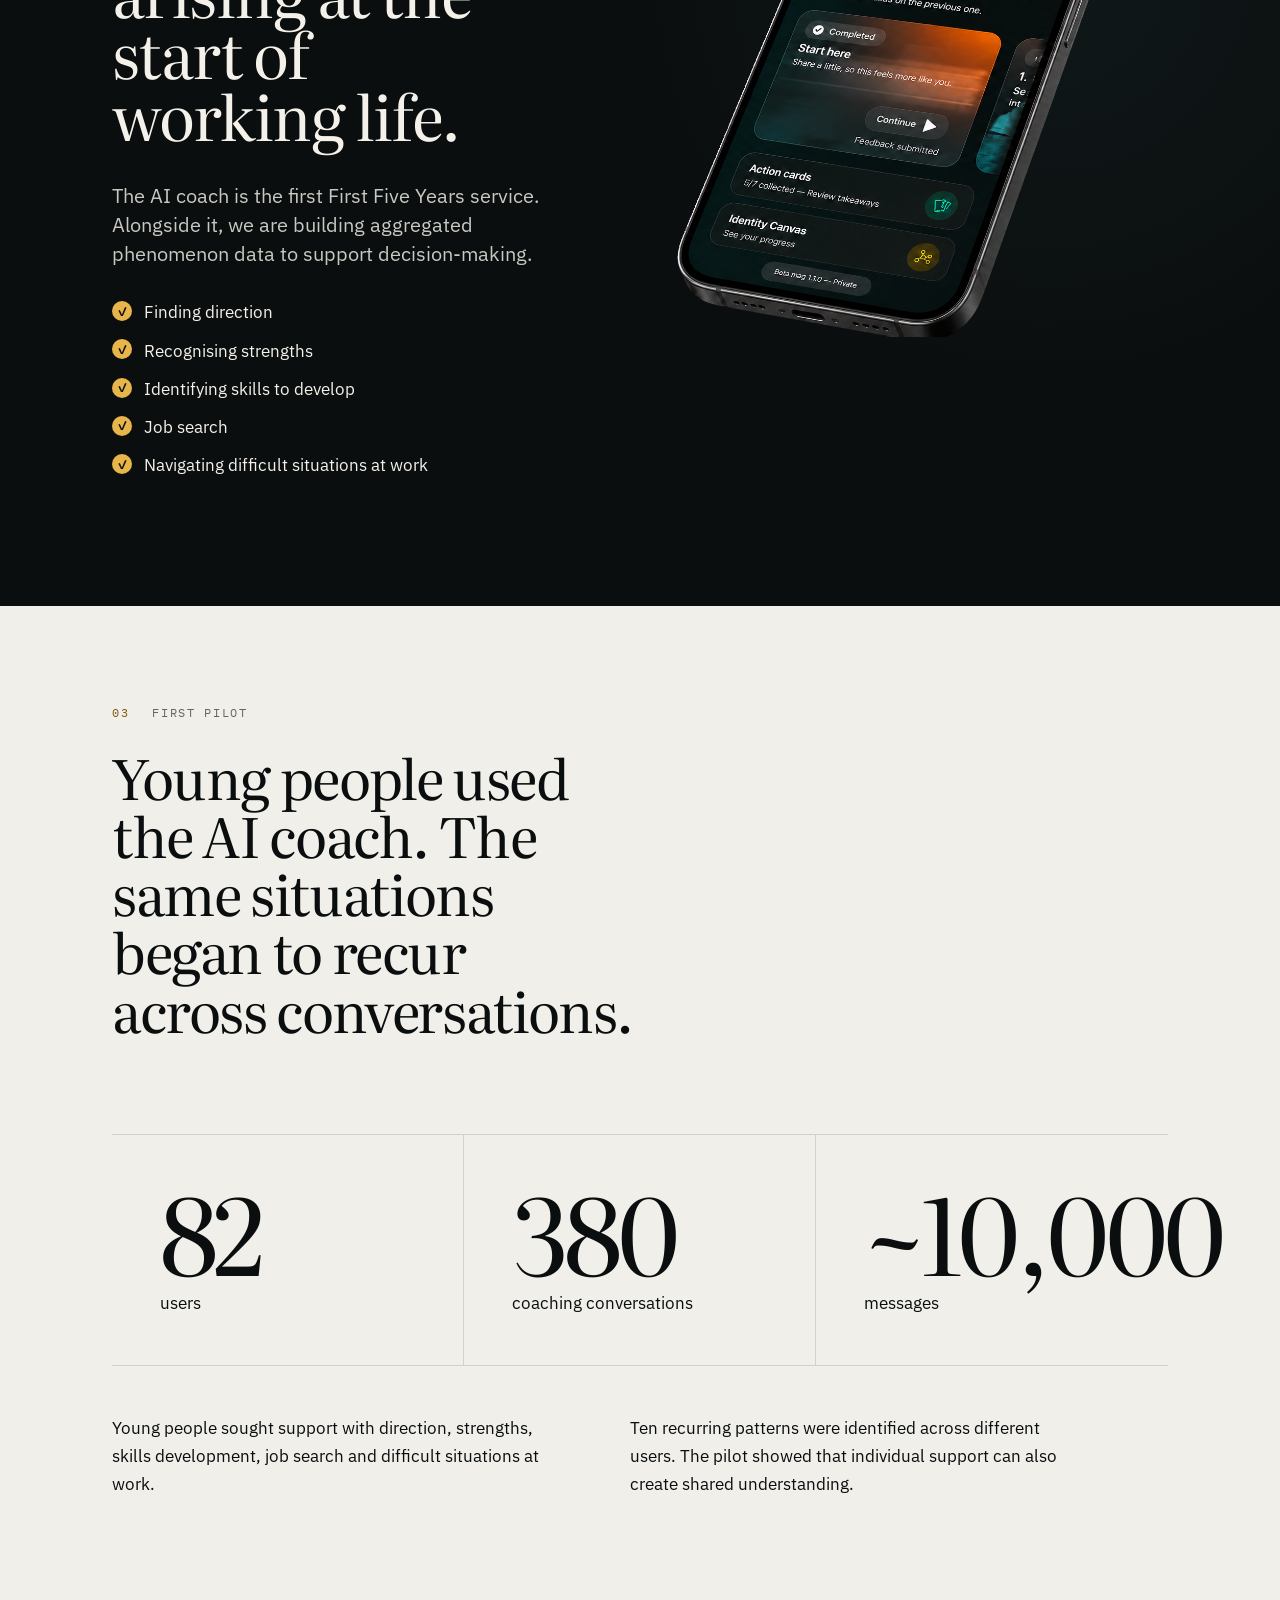
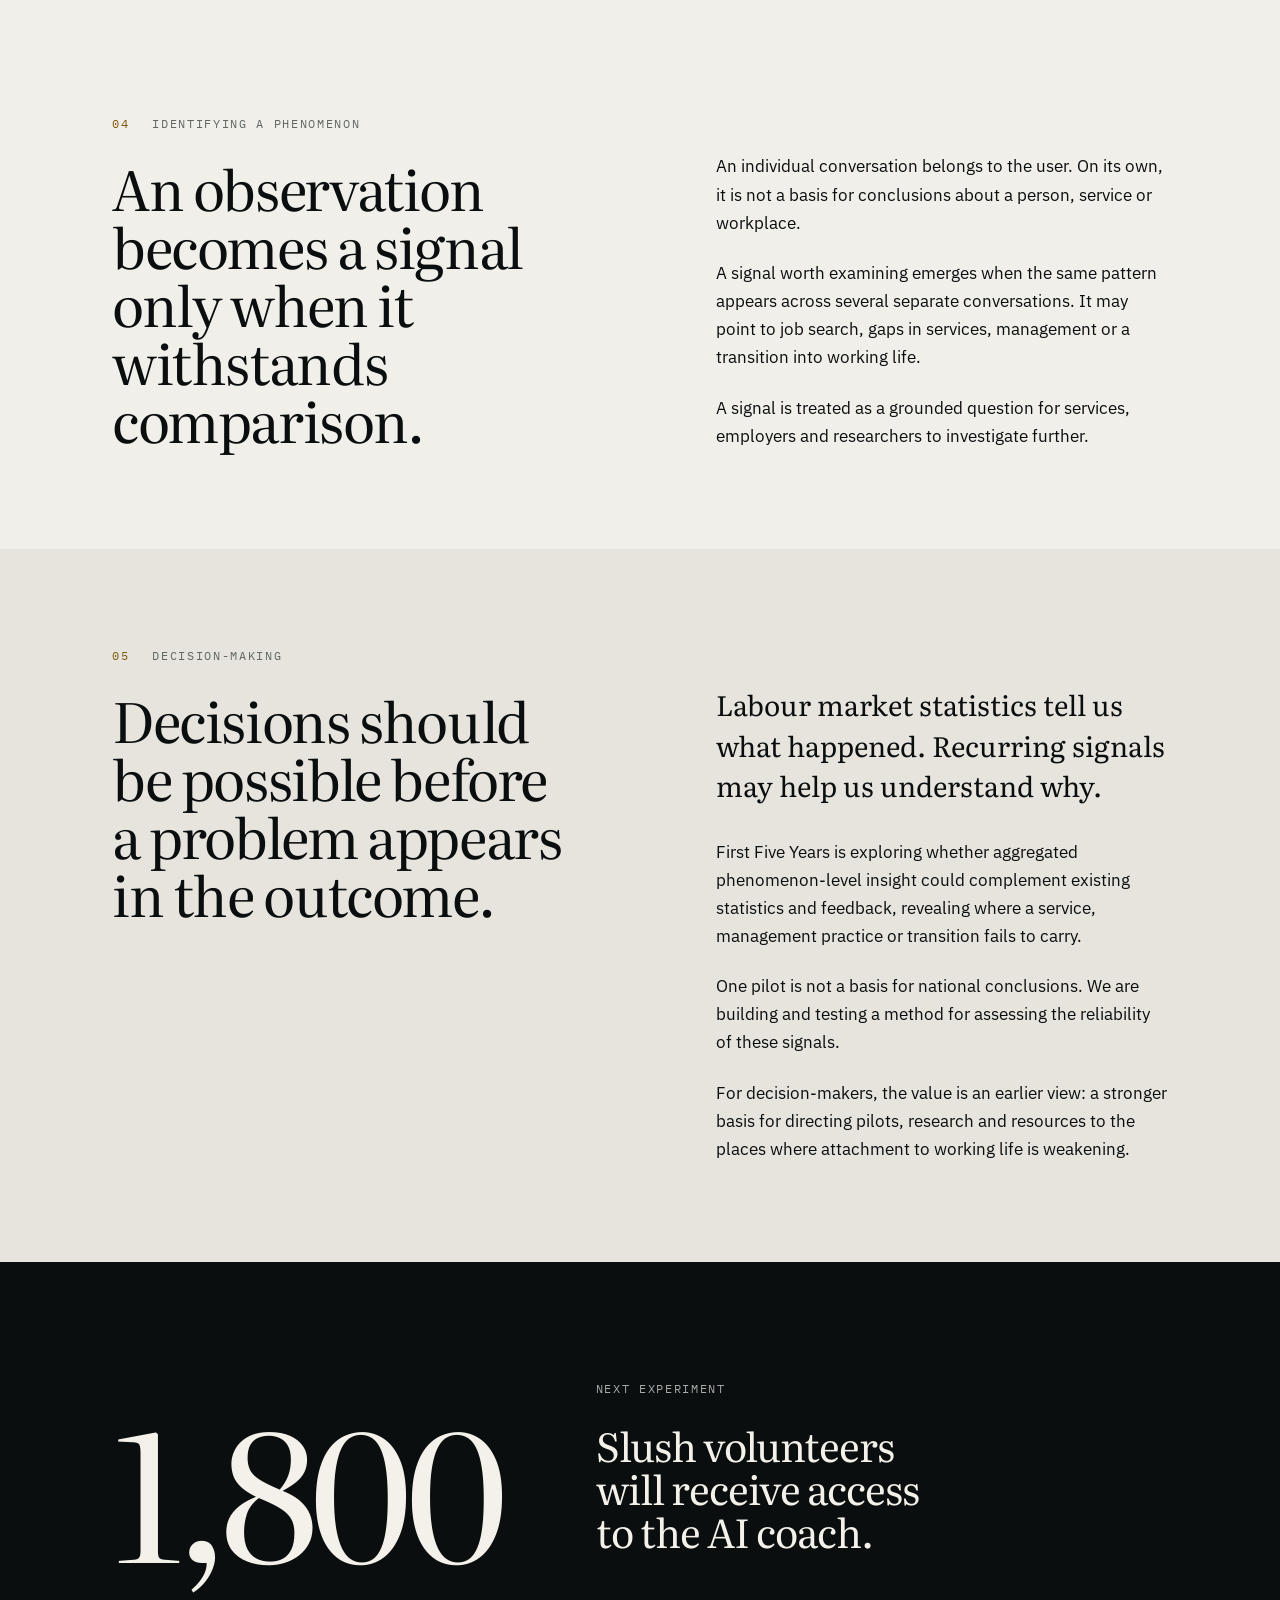
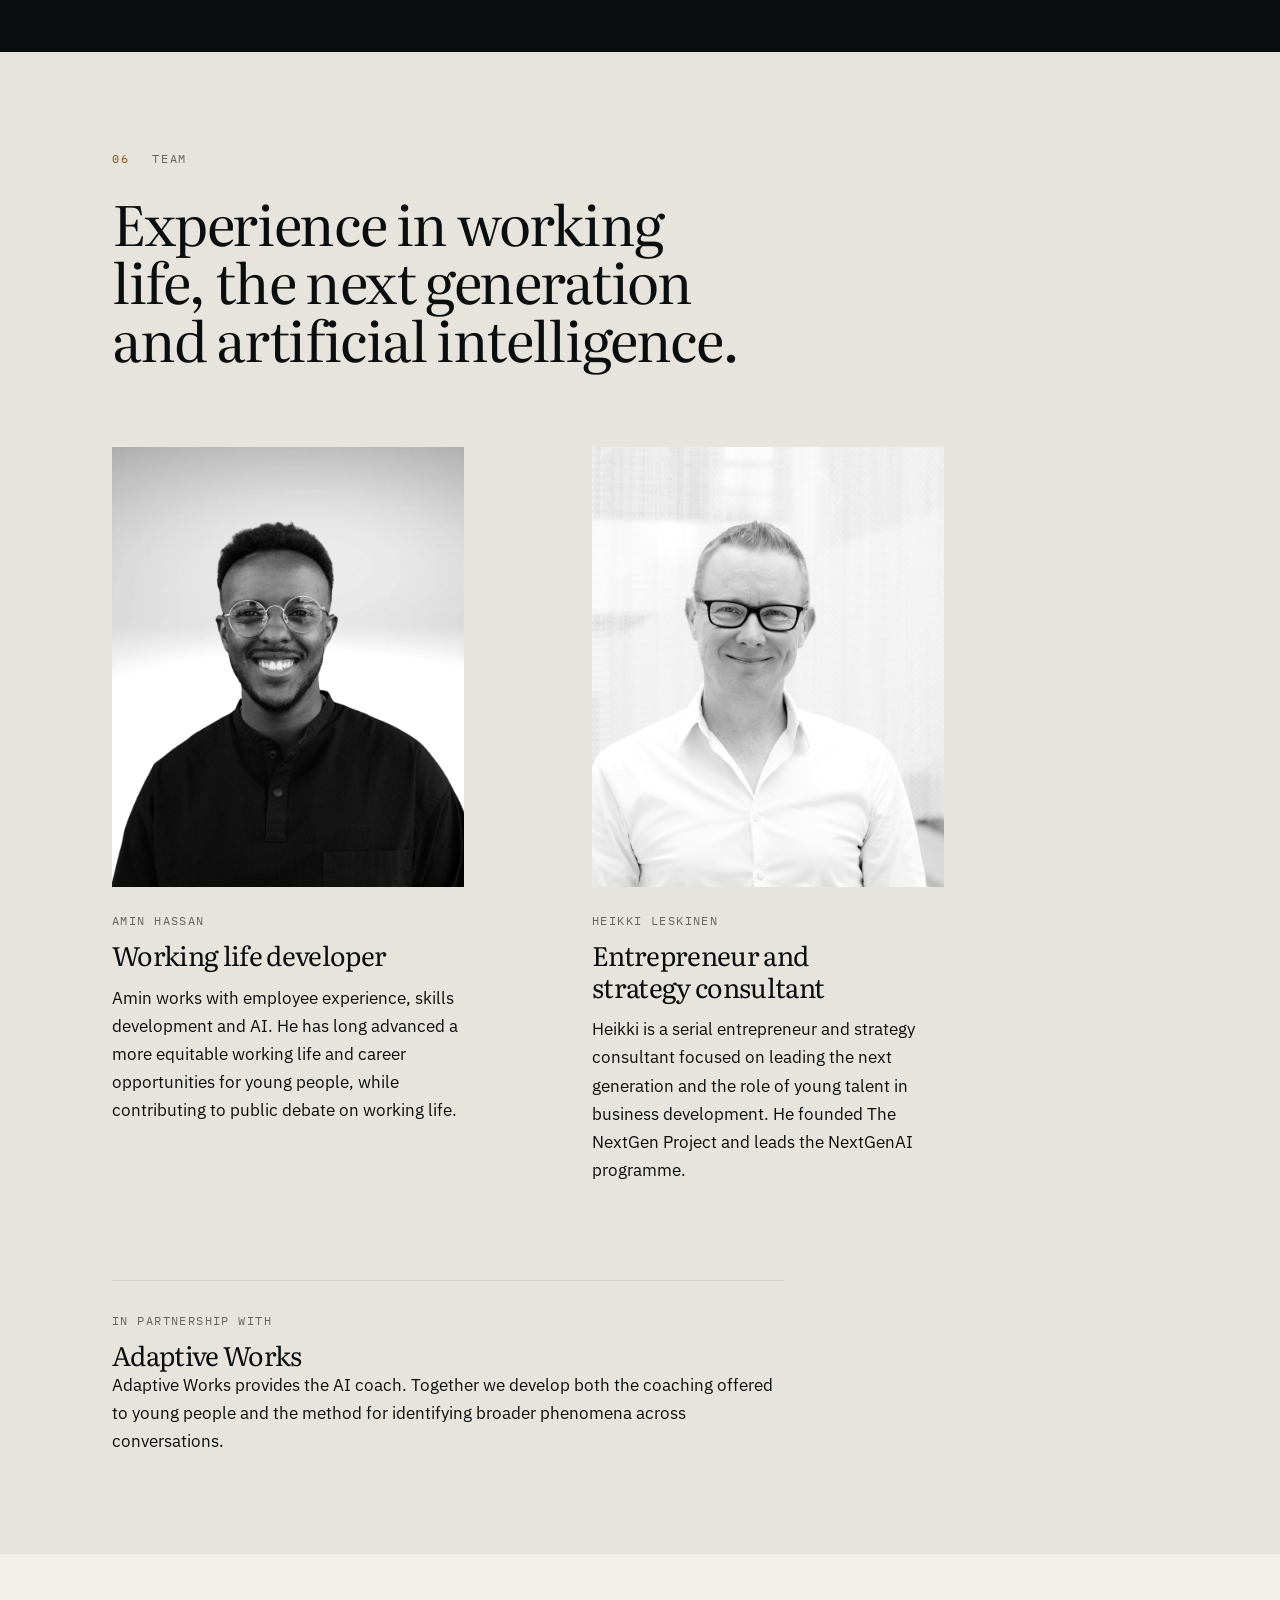
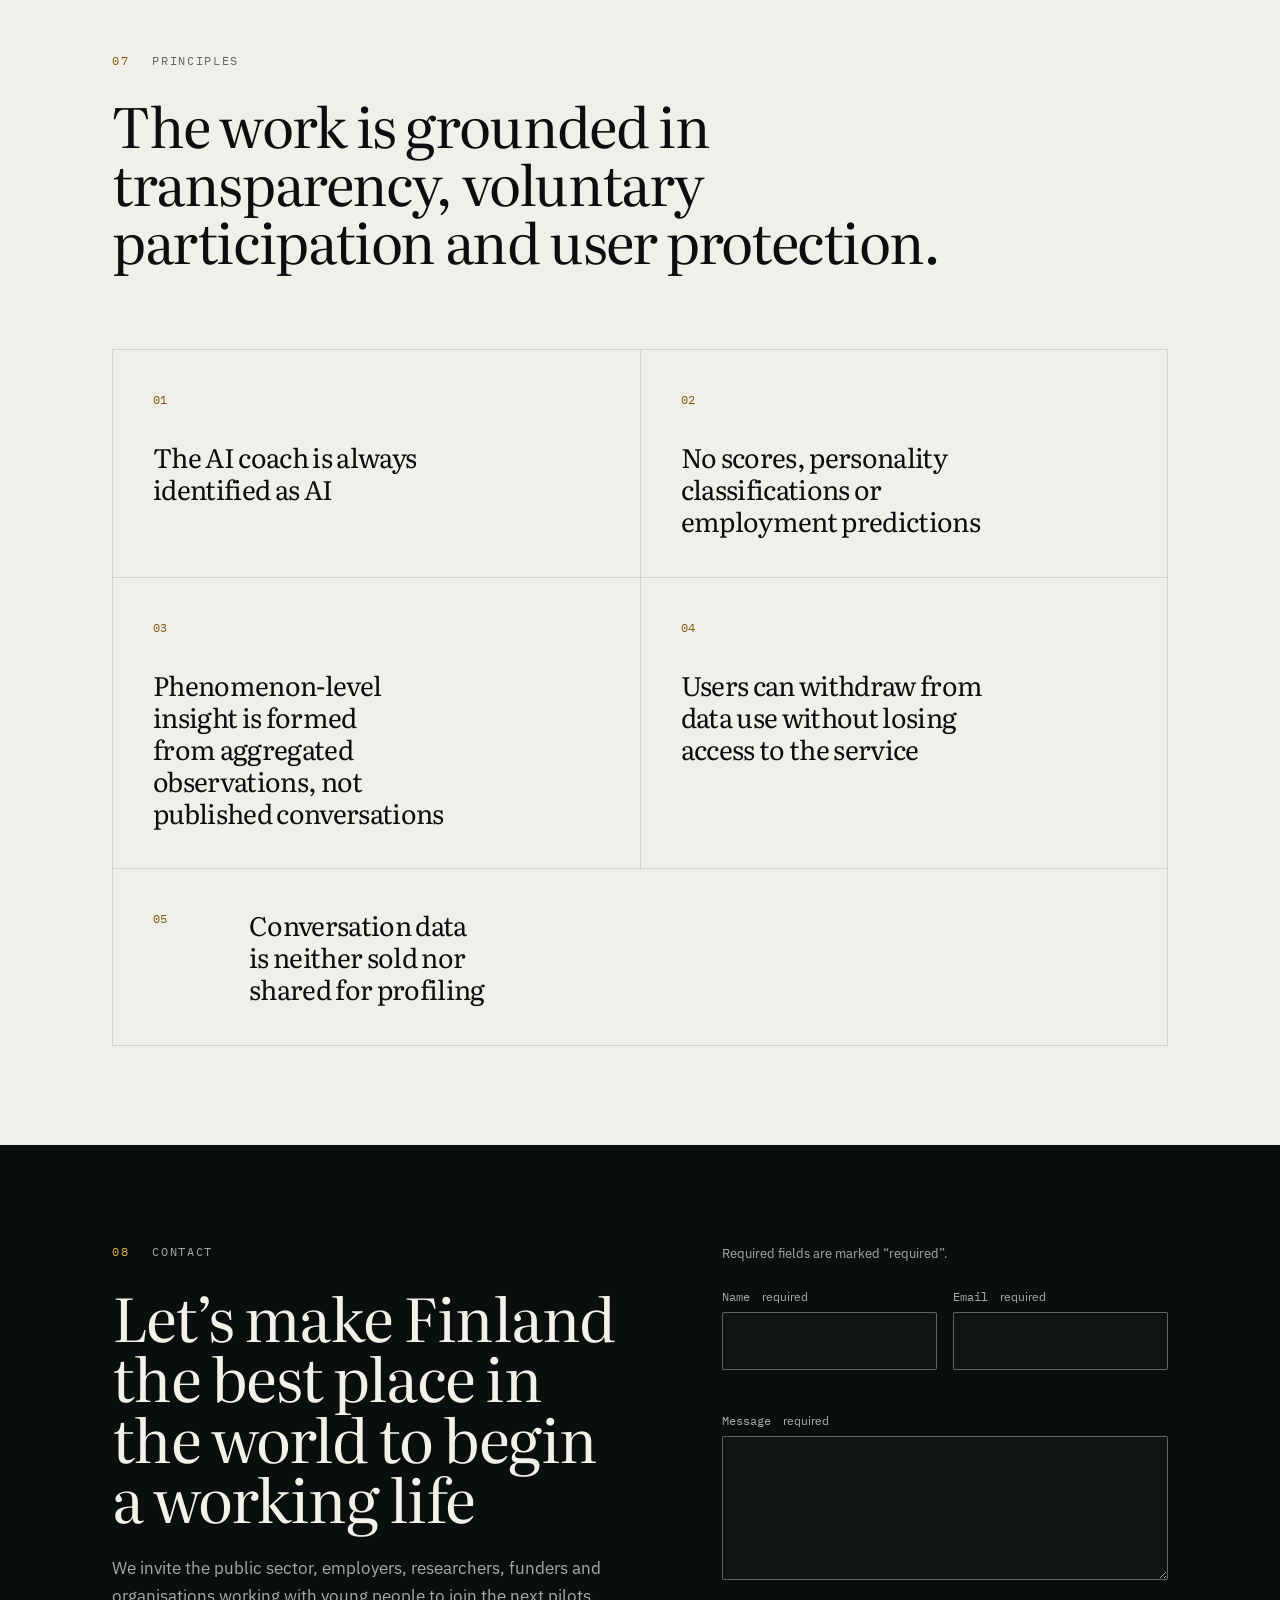
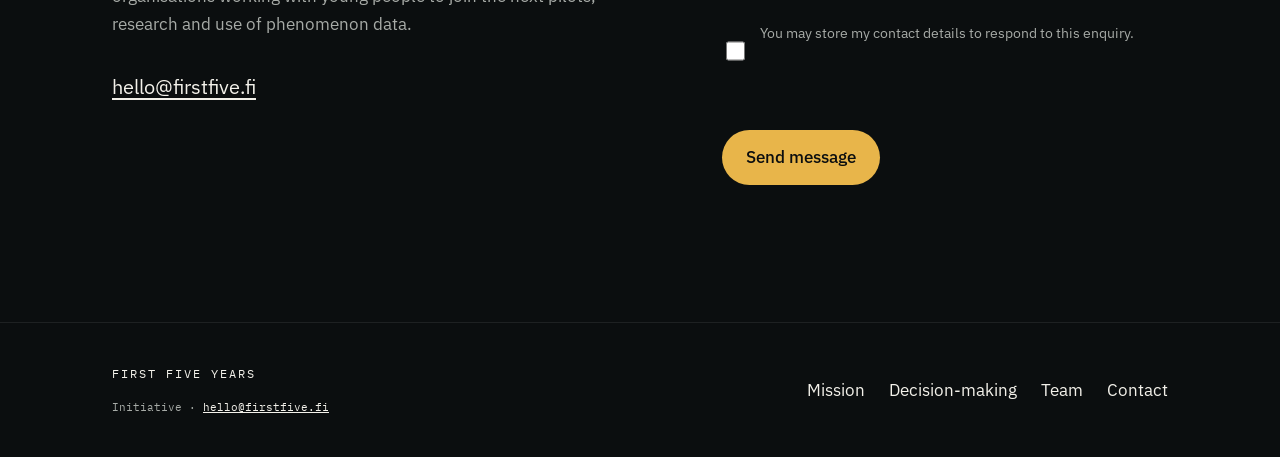
<file: en/index.html>
<!doctype html>
<html lang="en">
<head>
  <meta charset="utf-8">
  <meta name="viewport" content="width=device-width, initial-scale=1">

  <title>First Five Years | Support at the start of working life</title>

  <link rel="icon" href="/favicon.png" type="image/png">
  <link rel="icon" href="/favicon.ico" sizes="any">

  <meta
    name="description"
    content="First Five Years supports young people with an AI coach and builds an earlier view of recurring barriers at the start of working life."
  >
  <meta name="robots" content="index, follow, max-image-preview:large">
  <meta name="theme-color" content="#0b0e0f">

  <link rel="canonical" href="https://firstfive.fi/en/">
  <link rel="alternate" hreflang="fi" href="https://firstfive.fi/">
  <link rel="alternate" hreflang="en" href="https://firstfive.fi/en/">
  <link rel="alternate" hreflang="x-default" href="https://firstfive.fi/">

  <meta property="og:type" content="website">
  <meta property="og:locale" content="en_US">
  <meta property="og:locale:alternate" content="fi_FI">
  <meta property="og:site_name" content="First Five Years">
  <meta property="og:title" content="First Five Years | Support at the start of working life">
  <meta
    property="og:description"
    content="Support for young people and an earlier view of recurring barriers at the start of working life."
  >
  <meta property="og:url" content="https://firstfive.fi/en/">
  <meta property="og:image" content="https://firstfive.fi/assets/kuvat/hero-young-people.png">
  <meta property="og:image:width" content="1536">
  <meta property="og:image:height" content="1024">
  <meta property="og:image:type" content="image/png">
  <meta property="og:image:alt" content="Three young adults from different backgrounds look across Helsinki towards the Cathedral at sunset.">

  <meta name="twitter:card" content="summary_large_image">
  <meta name="twitter:title" content="First Five Years | Support at the start of working life">
  <meta name="twitter:description" content="Support for young people and earlier insight into barriers at the start of working life.">
  <meta name="twitter:image" content="https://firstfive.fi/assets/kuvat/hero-young-people.png">
  <meta name="twitter:image:alt" content="Three young adults from different backgrounds look across Helsinki towards the Cathedral at sunset.">

  <script type="application/ld+json">
  {
    "@context": "https://schema.org",
    "@type": "WebPage",
    "@id": "https://firstfive.fi/en/#webpage",
    "url": "https://firstfive.fi/en/",
    "name": "First Five Years | Support at the start of working life",
    "description": "First Five Years supports young people with an AI coach and builds an earlier view of recurring barriers at the start of working life.",
    "isPartOf": { "@id": "https://firstfive.fi/#website" },
    "about": { "@id": "https://firstfive.fi/#organization" },
    "inLanguage": "en",
    "primaryImageOfPage": {
      "@type": "ImageObject",
      "url": "https://firstfive.fi/assets/kuvat/hero-young-people.png",
      "width": 1536,
      "height": 1024
    }
  }
  </script>

  <link rel="stylesheet" href="/assets/styles.css?v=20260810-1">

  <link rel="preconnect" href="https://fonts.googleapis.com">
  <link rel="preconnect" href="https://fonts.gstatic.com" crossorigin>
  <link
    rel="preload"
    as="style"
    href="https://fonts.googleapis.com/css2?family=IBM+Plex+Mono:wght@400;500&family=IBM+Plex+Sans:wght@400;500;600&family=Literata:opsz,wght@7..72,400;7..72,500&display=swap"
    onload="this.onload=null;this.rel='stylesheet'"
  >
  <noscript>
    <link rel="stylesheet" href="https://fonts.googleapis.com/css2?family=IBM+Plex+Mono:wght@400;500&family=IBM+Plex+Sans:wght@400;500;600&family=Literata:opsz,wght@7..72,400;7..72,500&display=swap">
  </noscript>
</head>

<body>

<a class="skip" href="#main">Skip to content</a>

<header class="masthead">
  <div class="wrap masthead-inner">
    <a class="wordmark" href="/en/">First Five Years</a>

    <nav class="nav" aria-label="Main navigation">
      <a href="#why">Why</a>
      <a href="/en/mission.html">Mission</a>
      <a href="#evidence">Data</a>
      <a href="#decision-making">Decision-making</a>
      <a href="#people">Team</a>
      <a href="#contact">Contact</a>
      <a href="/" lang="fi" hreflang="fi" aria-label="Suomenkielinen versio">FI</a>
      <a class="nav-cta" href="#contact">Join us</a>
    </nav>
  </div>
</header>

<main id="main">

  <section class="hero" id="start" aria-labelledby="hero-title">
    <div class="hero__inner">
      <div class="hero__visual">
        <img
          src="/assets/kuvat/hero-young-people.png"
          alt="Three young adults from different backgrounds look across Helsinki towards the Cathedral at sunset."
          width="1536"
          height="1024"
          fetchpriority="high"
          decoding="async"
        >
      </div>

      <div class="hero__content">
        <h1 id="hero-title">
          The first five years can
          <em>determine</em> whether a young person
          finds their place in working life.
        </h1>

        <p class="hero__lead">
          The AI coach supports a young person when a question arises.
          At the same time, privacy-protecting phenomenon data aggregated
          across conversations may give decision-makers an earlier view
          of where attachment to working life begins to break down.
        </p>

        <ol class="hero__data-path" aria-label="First Five Years value chain">
          <li>Individual support</li>
          <li>Aggregated phenomenon data</li>
          <li>Earlier decisions</li>
        </ol>

        <a class="hero__scroll" href="#why" aria-label="Continue to the next section">
          <span aria-hidden="true"></span>
        </a>
      </div>
    </div>
  </section>

  <section class="statement-section" id="why" aria-labelledby="why-title">
    <div class="wrap">
      <p class="eyebrow"><span class="idx">01</span> Why</p>
      <h2 id="why-title" class="statement-title">
        Statistics describe unemployment, while
        <em>the events preceding it often remain invisible.</em>
      </h2>
    </div>
  </section>

  <section class="voices-section dark-section" aria-labelledby="voices-title">
    <div class="wrap">
      <h2 id="voices-title" class="sr-only">Questions at the start of working life</h2>

      <div class="voices">
        <blockquote class="voice reveal">
          <span class="quote-mark" aria-hidden="true">“</span>
          <p>I do not know which direction to take.</p>
        </blockquote>
        <blockquote class="voice reveal">
          <span class="quote-mark" aria-hidden="true">“</span>
          <p>I do not know what I am good at.</p>
        </blockquote>
        <blockquote class="voice reveal">
          <span class="quote-mark" aria-hidden="true">“</span>
          <p>I do not know what to do next.</p>
        </blockquote>
      </div>
    </div>
  </section>

  <section class="impact-section" id="solution" aria-labelledby="solution-title">
    <div class="impact-stat">
      <div class="wrap impact-stat__inner">
        <div class="impact-number reveal">22.3<span>%</span></div>

        <div class="impact-stat__copy reveal">
          <p class="impact-stat__label">
            trend unemployment rate among people aged 15–24,<br>
            June 2026.
          </p>
          <p class="source-line">
            Source:
            <a href="https://stat.fi/en/publication/cmfp8yzuea5vn08urwynnatzy" target="_blank" rel="noopener noreferrer">
              Statistics Finland
            </a>
          </p>
        </div>
      </div>
    </div>

    <div class="impact-solution">
      <div class="wrap impact-solution__inner">
        <div class="impact-solution__copy reveal">
          <p class="eyebrow"><span class="idx">02</span> First service</p>
          <h2 id="solution-title">
            The AI coach supports young people with questions arising at the start of working life.
          </h2>
          <p class="impact-solution__lede">
            The AI coach is the first First Five Years service.
            Alongside it, we are building aggregated phenomenon data
            to support decision-making.
          </p>

          <ul class="impact-benefits">
            <li>Finding direction</li>
            <li>Recognising strengths</li>
            <li>Identifying skills to develop</li>
            <li>Job search</li>
            <li>Navigating difficult situations at work</li>
          </ul>

        </div>

        <figure class="impact-phone reveal">
          <img
            src="/assets/kuvat/ai-valmentaja-transparent.png"
            alt="The NextGenAI coaching interface displayed on a smartphone."
            width="1042"
            height="1024"
            loading="lazy"
            decoding="async"
          >
          <figcaption class="sr-only">
            The AI coach used by First Five Years. The service is provided by Adaptive Works.
          </figcaption>
        </figure>
      </div>
    </div>
  </section>

  <section class="pilot-section" id="evidence" aria-labelledby="pilot-title">
    <div class="wrap">
      <div class="pilot-heading reveal">
        <p class="eyebrow"><span class="idx">03</span> First pilot</p>
        <h2 id="pilot-title">
          Young people used the AI coach.
          The same situations began to recur across conversations.
        </h2>
      </div>

      <div class="pilot-numbers">
        <article class="pilot-stat reveal">
          <div class="pilot-number">82</div>
          <p>users</p>
        </article>
        <article class="pilot-stat reveal">
          <div class="pilot-number">380</div>
          <p>coaching conversations</p>
        </article>
        <article class="pilot-stat reveal">
          <div class="pilot-number">~10,000</div>
          <p>messages</p>
        </article>
      </div>

      <div class="pilot-copy reveal">
        <p>
          Young people sought support with direction, strengths,
          skills development, job search and difficult situations at work.
        </p>
        <p>
          Ten recurring patterns were identified across different users.
          The pilot showed that individual support can also create shared understanding.
        </p>
      </div>
    </div>
  </section>

  <section class="insight-section" aria-labelledby="insight-title">
    <div class="wrap insight-grid">
      <div class="insight-copy reveal">
        <p class="eyebrow"><span class="idx">04</span> Identifying a phenomenon</p>
        <h2 id="insight-title">
          An observation becomes a signal only when it withstands comparison.
        </h2>
      </div>

      <div class="insight-body reveal">
        <p>
          An individual conversation belongs to the user.
          On its own, it is not a basis for conclusions
          about a person, service or workplace.
        </p>
        <p>
          A signal worth examining emerges when the same pattern appears
          across several separate conversations.
          It may point to job search, gaps in services,
          management or a transition into working life.
        </p>
        <p>
          A signal is treated as a grounded question
          for services, employers and researchers to investigate further.
        </p>
      </div>
    </div>
  </section>

  <section class="national-section" id="decision-making" aria-labelledby="national-title">
    <div class="wrap national-grid">
      <div class="national-copy reveal">
        <p class="eyebrow"><span class="idx">05</span> Decision-making</p>
        <h2 id="national-title">
          Decisions should be possible before a problem appears in the outcome.
        </h2>
      </div>

      <div class="national-body reveal">
        <p class="national-lede">
          Labour market statistics tell us what happened.
          Recurring signals may help us understand why.
        </p>
        <p>
          First Five Years is exploring whether aggregated phenomenon-level insight
          could complement existing statistics and feedback,
          revealing where a service, management practice or transition fails to carry.
        </p>
        <p>
          One pilot is not a basis for national conclusions.
          We are building and testing a method for assessing the reliability of these signals.
        </p>
        <p>
          For decision-makers, the value is an earlier view:
          a stronger basis for directing pilots, research and resources
          to the places where attachment to working life is weakening.
        </p>
      </div>
    </div>
  </section>

  <section class="slush-section">
    <div class="wrap slush-grid">
      <div class="slush-number reveal">1,800</div>
      <div class="slush-copy reveal">
        <p class="eyebrow">Next experiment</p>
        <h2>Slush volunteers will receive access to the AI coach.</h2>
      </div>
    </div>
  </section>

  <section class="people-section" id="people" aria-labelledby="people-title">
    <div class="wrap">
      <div class="section-head reveal">
        <p class="eyebrow"><span class="idx">06</span> Team</p>
        <h2 id="people-title">
          Experience in working life, the next generation and artificial intelligence.
        </h2>
      </div>

      <div class="founders">
        <article class="founder reveal">
          <figure class="founder-portrait">
            <img
              src="/assets/kuvat/amin-hassan.jpg"
              alt="Black-and-white portrait of Amin Hassan."
              width="1080"
              height="1080"
              loading="lazy"
              decoding="async"
            >
          </figure>
          <p class="subhead">Amin Hassan</p>
          <h3>Working life developer</h3>
          <p>
            Amin works with employee experience, skills development and AI.
            He has long advanced a more equitable working life and career opportunities
            for young people, while contributing to public debate on working life.
          </p>
        </article>

        <article class="founder reveal">
          <figure class="founder-portrait">
            <img
              src="/assets/kuvat/heikki-leskinen.png"
              alt="Black-and-white portrait of Heikki Leskinen."
              width="1116"
              height="992"
              loading="lazy"
              decoding="async"
            >
          </figure>
          <p class="subhead">Heikki Leskinen</p>
          <h3>Entrepreneur and strategy consultant</h3>
          <p>
            Heikki is a serial entrepreneur and strategy consultant focused on
            leading the next generation and the role of young talent in business development.
            He founded The NextGen Project and leads the NextGenAI programme.
          </p>
        </article>
      </div>

      <div class="partner reveal">
        <p class="subhead">In partnership with</p>
        <h3>Adaptive Works</h3>
        <p>
          Adaptive Works provides the AI coach.
          Together we develop both the coaching offered to young people
          and the method for identifying broader phenomena across conversations.
        </p>
      </div>
    </div>
  </section>

  <section class="rules-section">
    <div class="wrap">
      <div class="section-head reveal">
        <p class="eyebrow"><span class="idx">07</span> Principles</p>
        <h2>
          The work is grounded in transparency,
          voluntary participation and user protection.
        </h2>
      </div>

      <div class="rules-grid">
        <article class="rule reveal">
          <span>01</span>
          <h3>The AI coach is always identified as AI</h3>
        </article>
        <article class="rule reveal">
          <span>02</span>
          <h3>No scores, personality classifications or employment predictions</h3>
        </article>
        <article class="rule reveal">
          <span>03</span>
          <h3>Phenomenon-level insight is formed from aggregated observations, not published conversations</h3>
        </article>
        <article class="rule reveal">
          <span>04</span>
          <h3>Users can withdraw from data use without losing access to the service</h3>
        </article>
        <article class="rule reveal">
          <span>05</span>
          <h3>Conversation data is neither sold nor shared for profiling</h3>
        </article>
      </div>
    </div>
  </section>

  <section class="contact-section dark-section" id="contact">
    <div class="wrap contact-layout">
      <div class="contact-intro reveal">
        <p class="eyebrow"><span class="idx">08</span> Contact</p>
        <h2>Let’s make Finland the best place in the world to begin a working life</h2>
        <p>
          We invite the public sector, employers, researchers, funders
          and organisations working with young people to join the next pilots,
          research and use of phenomenon data.
        </p>
        <p class="contact-email">
          <a href="mailto:hello@firstfive.fi">hello@firstfive.fi</a>
        </p>
      </div>

      <div class="contact-form-wrap reveal">
        <form
          class="contact-form"
          data-form="contact"
          data-success="Thank you. Your message has been sent."
          novalidate
        >
          <p class="form-instructions">Required fields are marked “required”.</p>

          <div class="form-row">
            <div class="field">
              <label for="c-name">Name <span>required</span></label>
              <input
                id="c-name"
                name="name"
                type="text"
                autocomplete="name"
                required
                aria-describedby="c-name-error"
              >
              <p class="field-error" id="c-name-error"></p>
            </div>

            <div class="field">
              <label for="c-email">Email <span>required</span></label>
              <input
                id="c-email"
                name="email"
                type="email"
                autocomplete="email"
                required
                aria-describedby="c-email-error"
              >
              <p class="field-error" id="c-email-error"></p>
            </div>
          </div>

          <div class="field">
            <label for="c-msg">Message <span>required</span></label>
            <textarea
              id="c-msg"
              name="message"
              required
              aria-describedby="c-msg-error"
            ></textarea>
            <p class="field-error" id="c-msg-error"></p>
          </div>

          <input
            class="hp"
            type="text"
            name="_gotcha"
            tabindex="-1"
            autocomplete="off"
            aria-hidden="true"
          >

          <div class="consent field">
            <input
              id="c-consent"
              name="consent"
              type="checkbox"
              value="yes"
              required
              aria-describedby="c-consent-error"
            >
            <label for="c-consent">
              You may store my contact details to respond to this enquiry.
            </label>
            <p class="field-error" id="c-consent-error"></p>
          </div>

          <button class="btn btn-signal" type="submit">Send message</button>
          <p class="form-msg" role="status" aria-live="polite" tabindex="-1"></p>
        </form>
      </div>
    </div>
  </section>

</main>

<footer class="footer">
  <div class="wrap footer-inner">
    <div>
      <p class="wordmark">First Five Years</p>
      <p class="legal">
        Initiative · <a href="mailto:hello@firstfive.fi">hello@firstfive.fi</a>
      </p>
    </div>

    <nav class="footer-nav" aria-label="Footer">
      <a href="/en/mission.html">Mission</a>
      <a href="#decision-making">Decision-making</a>
      <a href="#people">Team</a>
      <a href="#contact">Contact</a>
    </nav>
  </div>
</footer>

<script>
  window.FFY_FORM_ENDPOINT =
    'https://forms.formward.eu/f/f1249e59-a45e-429b-a073-d53a4453148f';
</script>
<script src="/assets/main.js?v=20260810-1" defer></script>

</body>
</html>
</file>
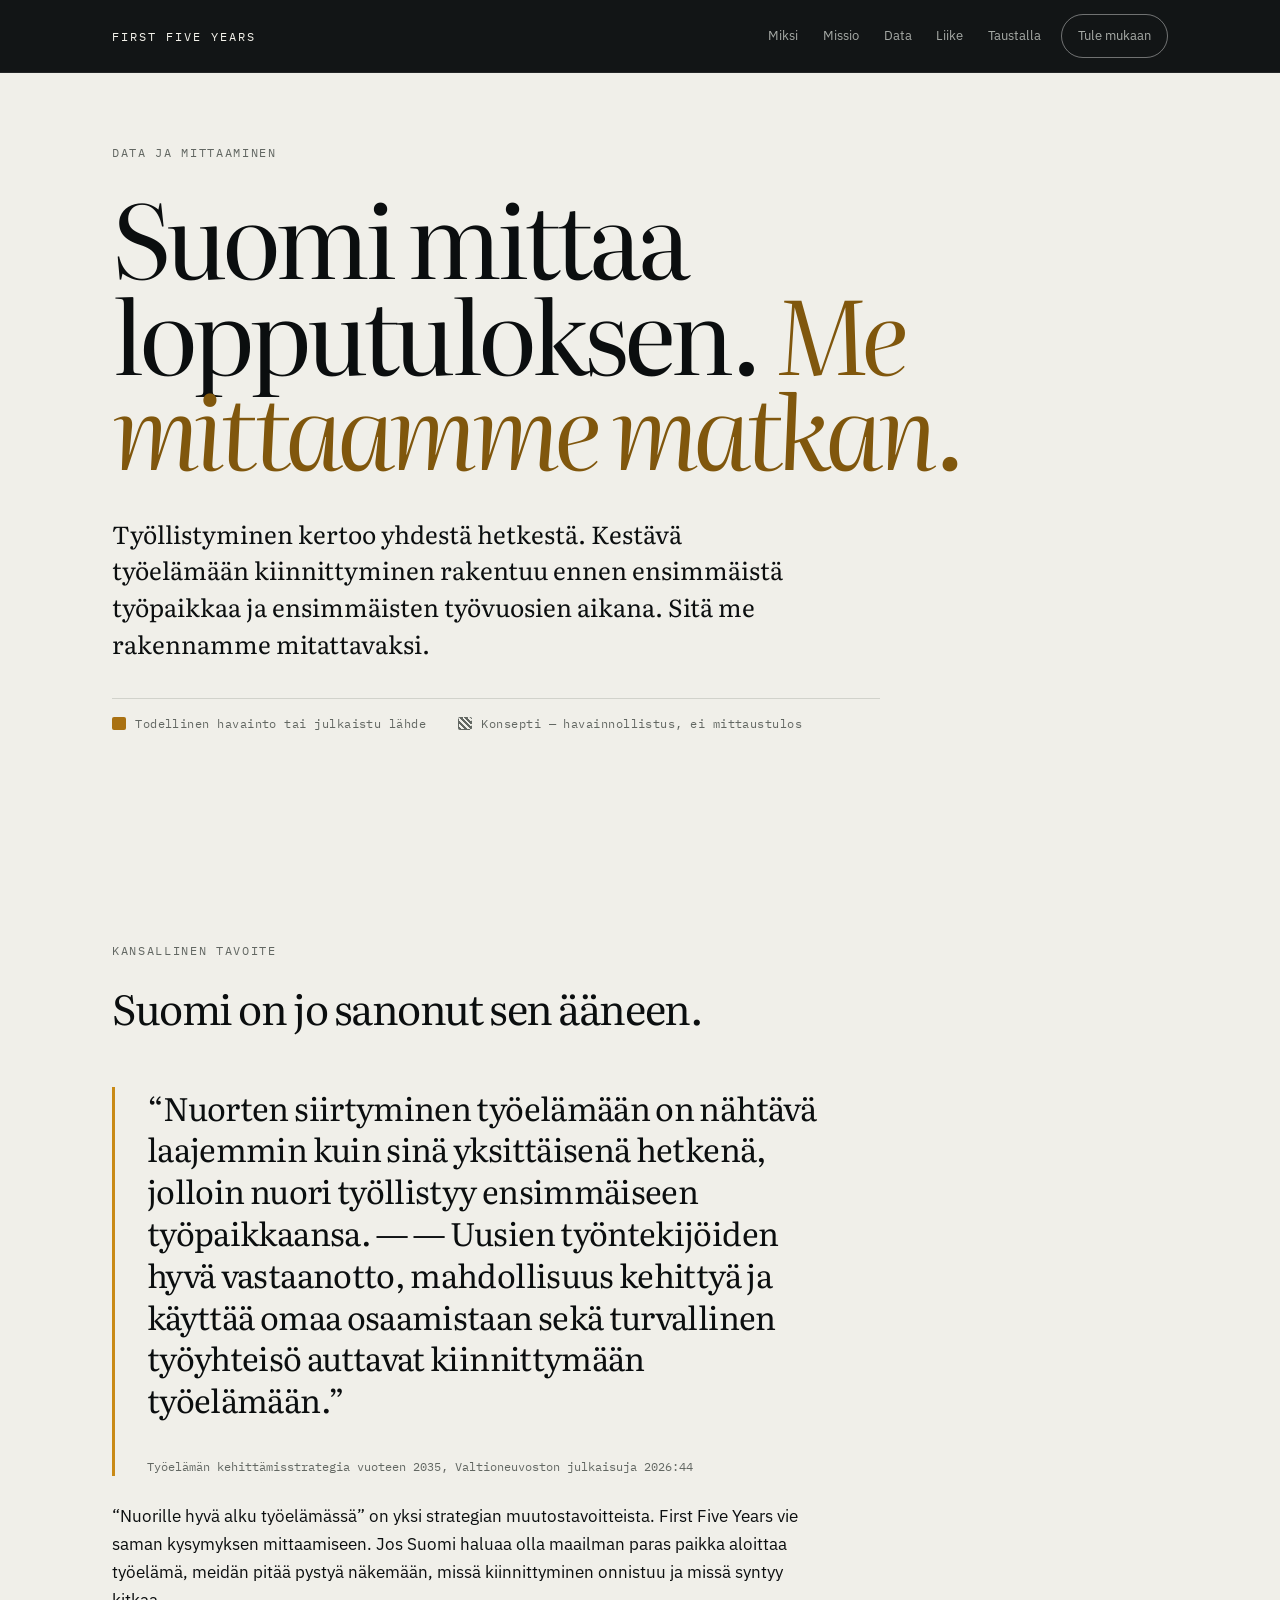
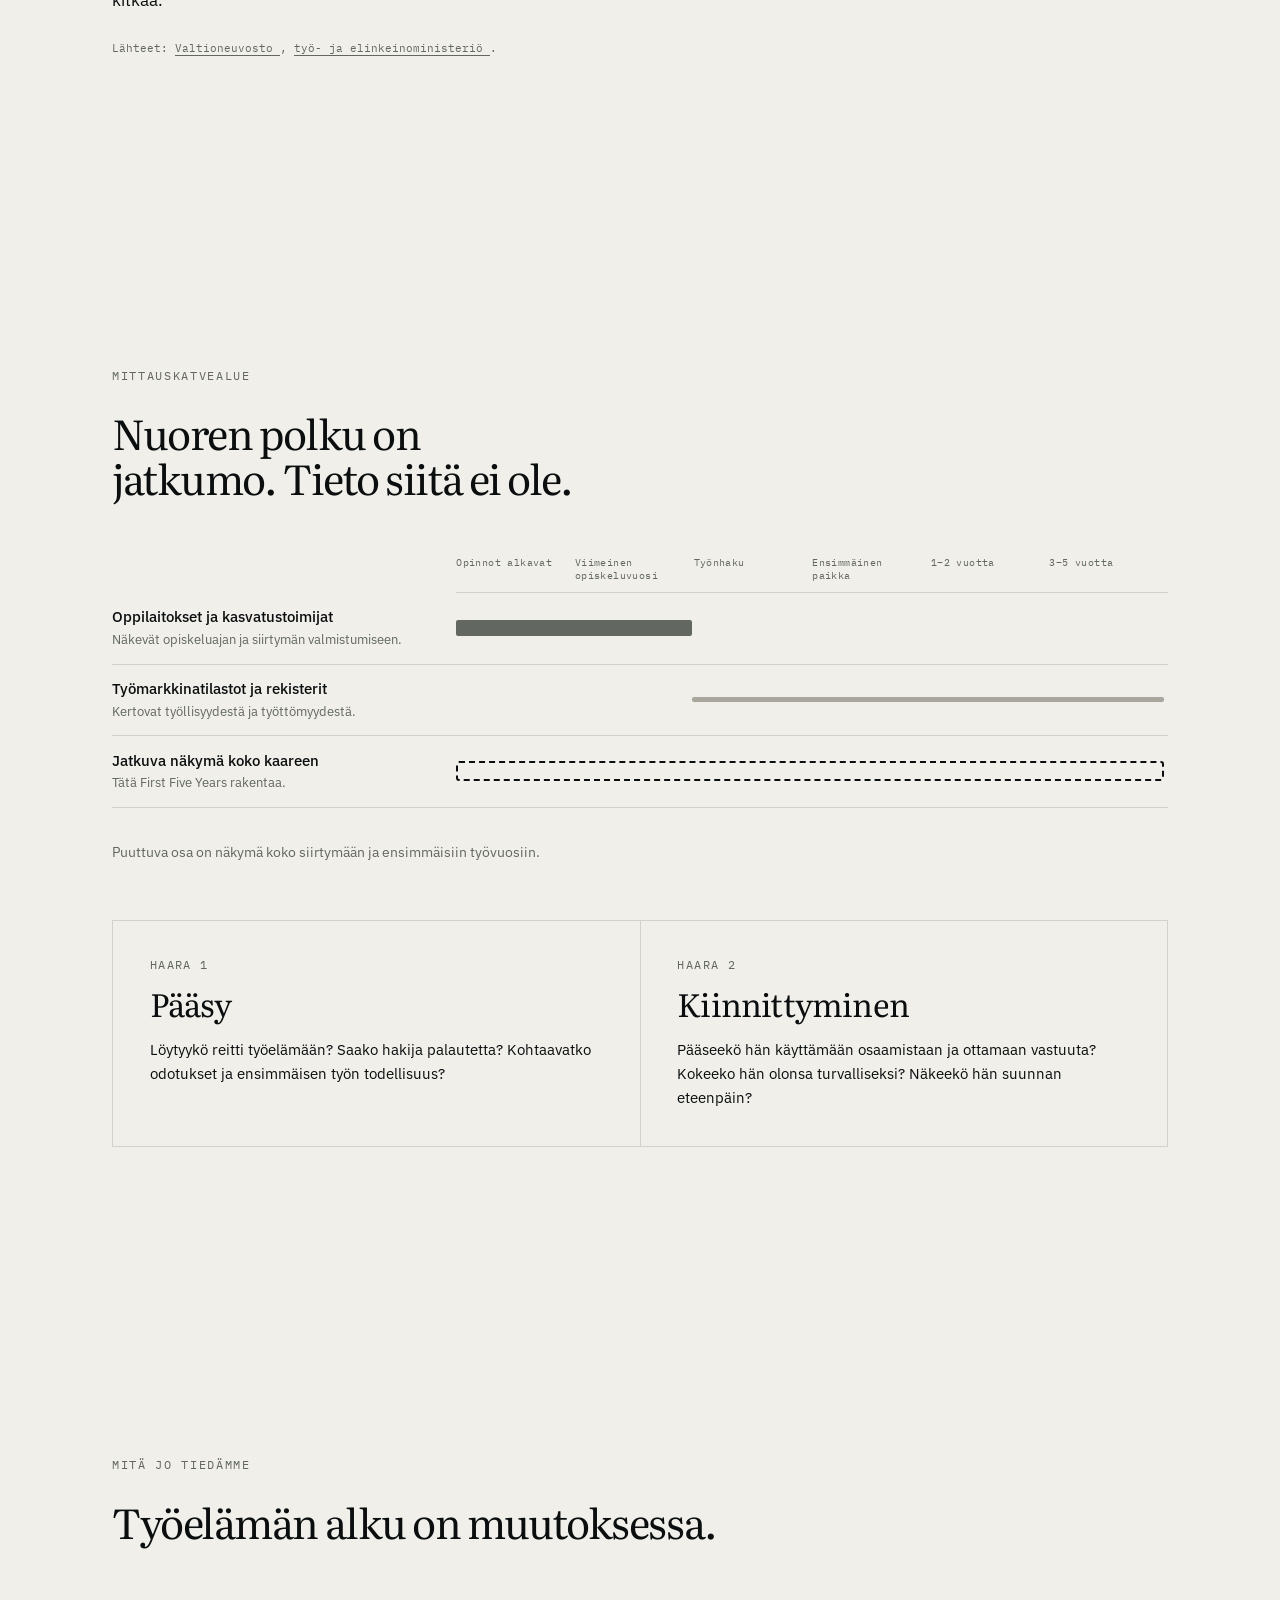
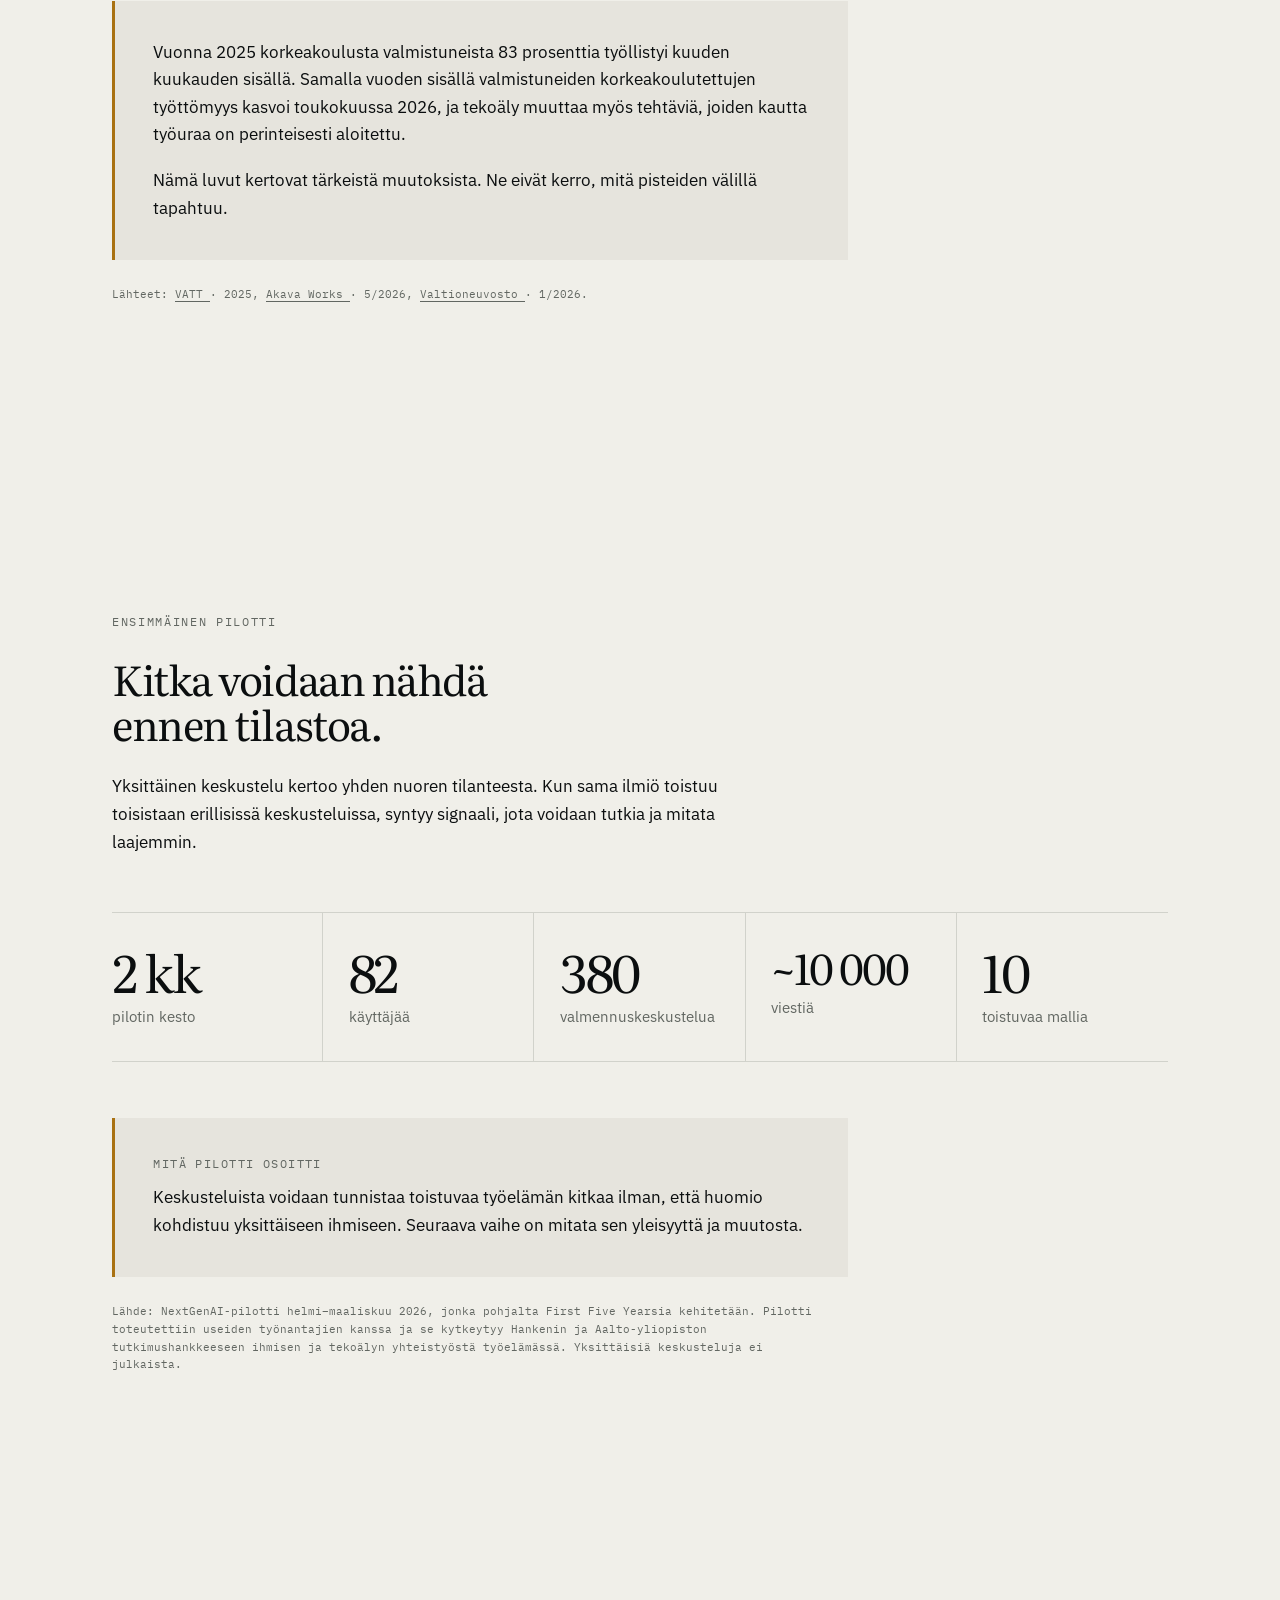
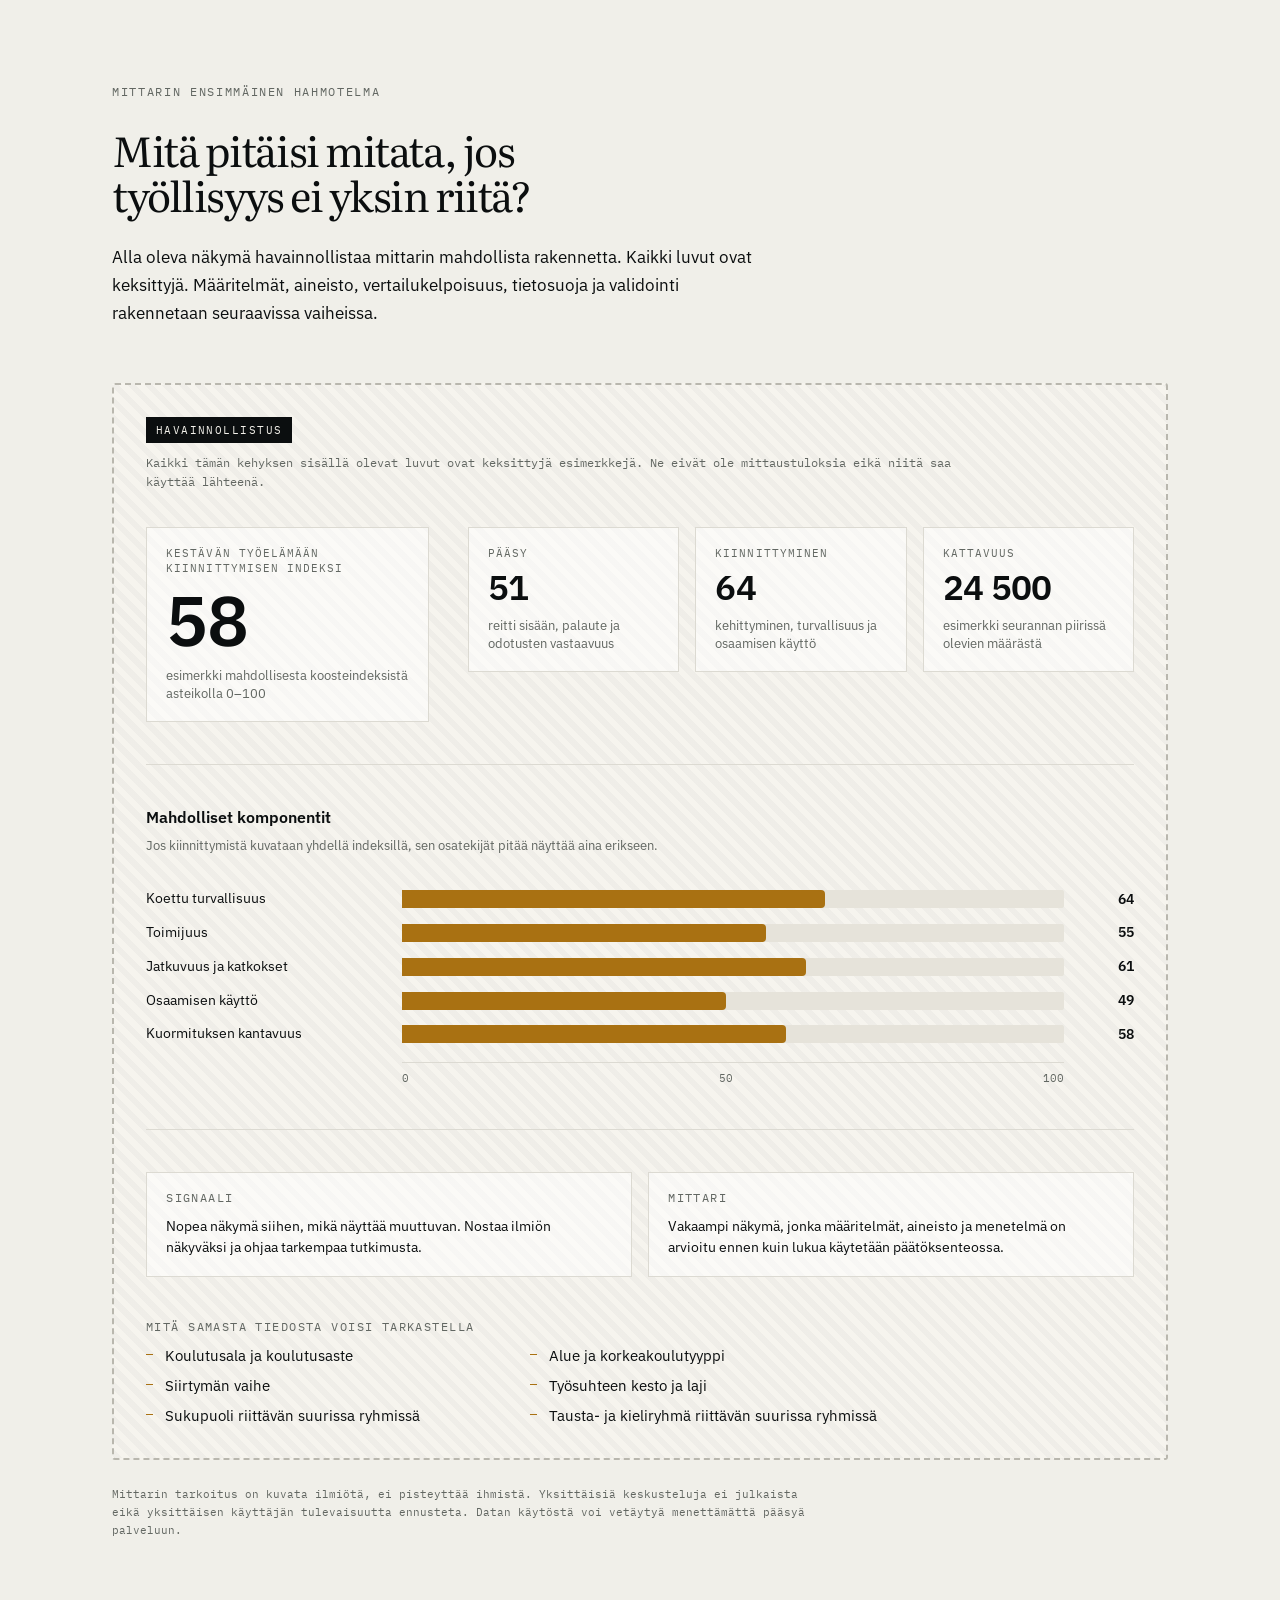
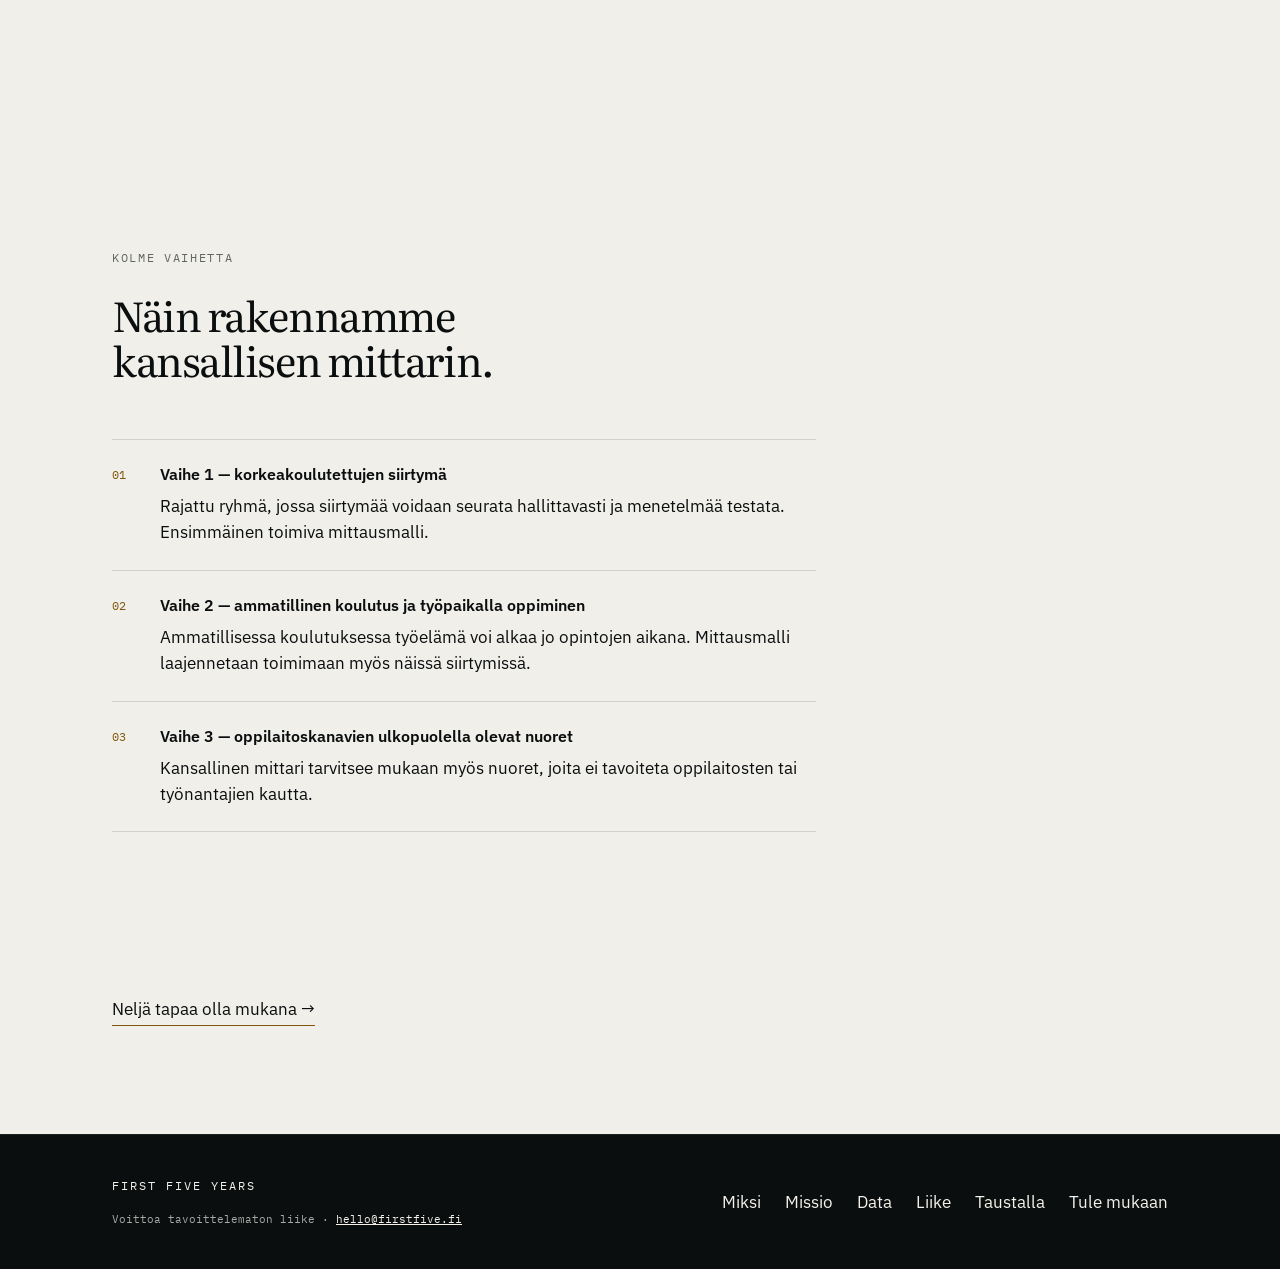
<file: data.html>
<!doctype html>
<html lang="fi">

<head>
  <meta charset="utf-8">
  <meta name="viewport" content="width=device-width, initial-scale=1">

  <title>Data | First Five Years</title>

  <link rel="icon" href="./favicon.png" type="image/png">
  <link rel="icon" href="./favicon.ico" sizes="any">

  <meta
    name="description"
    content="Mitä Suomi mittaa nuorten työelämään siirtymästä, mitä nykyinen tieto jättää näkymättä ja miten First Five Years rakentaa kestävän työelämään kiinnittymisen mittaria."
  >

  <meta name="robots" content="index, follow, max-image-preview:large">
  <meta name="theme-color" content="#0b0e0f">

  <link rel="canonical" href="https://firstfive.fi/data.html">
  <link rel="alternate" hreflang="fi" href="https://firstfive.fi/data.html">
  <link rel="alternate" hreflang="x-default" href="https://firstfive.fi/data.html">

  <meta property="og:type" content="website">
  <meta property="og:locale" content="fi_FI">
  <meta property="og:site_name" content="First Five Years">
  <meta property="og:title" content="Data | First Five Years">
  <meta
    property="og:description"
    content="Suomi tietää melko hyvin, pääsikö nuori töihin. Paljon vähemmän tiedämme siitä, miten työelämään kiinnittyminen rakentuu ennen ensimmäistä työpaikkaa ja sen jälkeen."
  >
  <meta property="og:url" content="https://firstfive.fi/data.html">
  <meta property="og:image" content="https://firstfive.fi/assets/kuvat/hero-young-people.png">
  <meta property="og:image:width" content="1536">
  <meta property="og:image:height" content="1024">
  <meta property="og:image:type" content="image/png">
  <meta
    property="og:image:alt"
    content="Kolme eri taustoista tulevaa nuorta katsoo Helsinkiä ja Tuomiokirkkoa ilta-auringossa."
  >

  <meta name="twitter:card" content="summary_large_image">
  <meta name="twitter:title" content="Data | First Five Years">
  <meta
    name="twitter:description"
    content="Suomi tietää melko hyvin, pääsikö nuori töihin. Paljon vähemmän tiedämme siitä, miten työelämään kiinnittyminen rakentuu ennen ensimmäistä työpaikkaa ja sen jälkeen."
  >
  <meta name="twitter:image" content="https://firstfive.fi/assets/kuvat/hero-young-people.png">
  <meta
    name="twitter:image:alt"
    content="Kolme eri taustoista tulevaa nuorta katsoo Helsinkiä ja Tuomiokirkkoa ilta-auringossa."
  >

  <script type="application/ld+json">
  {
    "@context": "https://schema.org",
    "@type": "WebPage",
    "@id": "https://firstfive.fi/data.html#webpage",
    "url": "https://firstfive.fi/data.html",
    "name": "Data | First Five Years",
    "description": "Mitä Suomi mittaa nuorten työelämään siirtymästä, mitä nykyinen tieto jättää näkymättä ja miten First Five Years rakentaa kestävän työelämään kiinnittymisen mittaria.",
    "isPartOf": { "@id": "https://firstfive.fi/#website" },
    "about": { "@id": "https://firstfive.fi/#organization" },
    "inLanguage": "fi"
  }
  </script>

  <link rel="stylesheet" href="./assets/styles.css?v=20260812-7">
<link rel="stylesheet" href="./assets/ffy-visuals.css?v=20260813-2">

  <link rel="preconnect" href="https://fonts.googleapis.com">
  <link rel="preconnect" href="https://fonts.gstatic.com" crossorigin>

  <link
    rel="preload"
    as="style"
    href="https://fonts.googleapis.com/css2?family=IBM+Plex+Mono:wght@400;500&family=IBM+Plex+Sans:wght@400;500;600&family=Literata:opsz,wght@7..72,400;7..72,500&display=swap"
    onload="this.onload=null;this.rel='stylesheet'"
  >

  <noscript>
    <link
      rel="stylesheet"
      href="https://fonts.googleapis.com/css2?family=IBM+Plex+Mono:wght@400;500&family=IBM+Plex+Sans:wght@400;500;600&family=Literata:opsz,wght@7..72,400;7..72,500&display=swap"
    >
  </noscript>

  <style>
    .data-stats--five {
      grid-template-columns: repeat(5, minmax(0, 1fr));
    }

    .data-stats--five .data-stat {
      min-width: 0;
    }

    .data-stats--five .data-stat__num {
      font-size: clamp(2.6rem, 4vw, 4.8rem);
      line-height: 0.95;
      white-space: nowrap;
    }

    .data-stats--five .data-stat:nth-child(4) .data-stat__num {
      font-size: clamp(2.2rem, 3.3vw, 4rem);
    }

    @media (max-width: 900px) {
      .data-stats--five {
        grid-template-columns: repeat(2, minmax(0, 1fr));
      }

      .data-stats--five .data-stat:last-child {
        grid-column: 1 / -1;
      }
    }

    @media (max-width: 560px) {
      .data-stats--five {
        grid-template-columns: 1fr;
      }

      .data-stats--five .data-stat:last-child {
        grid-column: auto;
      }

      .data-stats--five .data-stat__num,
      .data-stats--five .data-stat:nth-child(4) .data-stat__num {
        font-size: clamp(2.8rem, 14vw, 4.5rem);
      }
    }
  </style>

</head>


<body>

<a class="skip" href="#main">
  Siirry sisältöön
</a>


<header class="masthead">

  <div class="wrap masthead-inner">

    <a class="wordmark" href="./">
      First Five Years
    </a>

    <nav class="nav" aria-label="Päävalikko">
      <a href="./#miksi">Miksi</a>
      <a href="./missio.html">Missio</a>
      <a href="./data.html" aria-current="page">Data</a>
      <a href="./#liike">Liike</a>
      <a href="./taustalla.html">Taustalla</a>
      <a class="nav-cta" href="./#mukaan">Tule mukaan</a>
    </nav>

  </div>

</header>


<main id="main">

  <article class="data-page">


    <!-- INTRO -->

    <header class="data-intro">

      <p class="eyebrow">
        Data ja mittaaminen
      </p>

      <h1>
        Suomi mittaa lopputuloksen.
        <em>Me mittaamme matkan.</em>
      </h1>

      <p class="data-lede">
        Työllistyminen kertoo yhdestä hetkestä. Kestävä työelämään
        kiinnittyminen rakentuu ennen ensimmäistä työpaikkaa ja
        ensimmäisten työvuosien aikana. Sitä me rakennamme mitattavaksi.
      </p>

      <ul class="layer-key" aria-label="Sivun kaksi kerrosta">

        <li class="layer-key__real">
          <span class="swatch" aria-hidden="true"></span>
          Todellinen havainto tai julkaistu lähde
        </li>

        <li class="layer-key__concept">
          <span class="swatch" aria-hidden="true"></span>
          Konsepti — havainnollistus, ei mittaustulos
        </li>

      </ul>

    </header>


    <!-- KANSALLINEN TAVOITE -->

    <section
      class="data-section"
      id="strategia"
      aria-labelledby="strategy-title"
    >

      <p class="eyebrow">
        Kansallinen tavoite
      </p>

      <h2 id="strategy-title">
        Suomi on jo sanonut sen ääneen.
      </h2>


      <blockquote class="strategy-quote">

        <p>
          “Nuorten siirtyminen työelämään on nähtävä laajemmin kuin sinä
          yksittäisenä hetkenä, jolloin nuori työllistyy ensimmäiseen
          työpaikkaansa. — — Uusien työntekijöiden hyvä vastaanotto,
          mahdollisuus kehittyä ja käyttää omaa osaamistaan sekä turvallinen
          työyhteisö auttavat kiinnittymään työelämään.”
        </p>

        <footer>
          Työelämän kehittämisstrategia vuoteen 2035,
          <cite>
            Valtioneuvoston julkaisuja 2026:44
          </cite>
        </footer>

      </blockquote>


      <div class="data-body data-body--wide">

        <p>
          “Nuorille hyvä alku työelämässä” on yksi strategian
          muutostavoitteista. First Five Years vie saman kysymyksen
          mittaamiseen. Jos Suomi haluaa olla maailman paras paikka
          aloittaa työelämä, meidän pitää pystyä näkemään, missä
          kiinnittyminen onnistuu ja missä syntyy kitkaa.
        </p>

      </div>


      <p class="source-line">

        Lähteet:

        <a
          href="https://valtioneuvosto.fi/-/1410877/tyoelaman-kehittamisstrategia-kasvua-ihmisten-ideoista-rohkeudesta-uudistua-ja-yhteistyosta"
          target="_blank"
          rel="noopener noreferrer"
        >
          Valtioneuvosto
        </a>,

        <a
          href="https://tem.fi/en/working-life-development-strategy"
          target="_blank"
          rel="noopener noreferrer"
        >
          työ- ja elinkeinoministeriö
        </a>.

      </p>

    </section>


    <!-- MITTAUSKATVEALUE -->

    <section
      class="data-section"
      id="katvealue"
      aria-labelledby="coverage-title"
    >

      <p class="eyebrow">
        Mittauskatvealue
      </p>

      <h2 id="coverage-title">
        Nuoren polku on jatkumo.
        Tieto siitä ei ole.
      </h2>


      <figure class="coverage-figure">

        <div class="coverage">

          <p class="sr-only">
            Kaavio nuoren kaaresta opintojen alusta viidenteen työvuoteen.
            Eri toimijat ja tietolähteet kattavat kaaresta eri vaiheita,
            mutta jatkuvaa näkymää koko matkan yli ei tällä hetkellä ole.
          </p>

          <div class="cov-head" aria-hidden="true">

            <div></div>

            <div class="cov-phases">
              <span>Opinnot alkavat</span>
              <span>Viimeinen opiskeluvuosi</span>
              <span>Työnhaku</span>
              <span>Ensimmäinen paikka</span>
              <span>1–2 vuotta</span>
              <span>3–5 vuotta</span>
            </div>

          </div>


          <div class="cov-row">

            <div class="cov-label">

              <p class="cov-name">
                Oppilaitokset ja kasvatustoimijat
              </p>

              <p class="cov-note">
                Näkevät opiskeluajan ja siirtymän valmistumiseen.
              </p>

            </div>

            <div class="cov-track">
              <div
                class="cov-band cov-band--school"
                style="grid-column: 1 / 3"
              ></div>
            </div>

          </div>


          <div class="cov-row">

            <div class="cov-label">

              <p class="cov-name">
                Työmarkkinatilastot ja rekisterit
              </p>

              <p class="cov-note">
                Kertovat työllisyydestä ja työttömyydestä.
              </p>

            </div>

            <div class="cov-track">
              <div
                class="cov-band cov-band--stats"
                style="grid-column: 3 / 7"
              ></div>
            </div>

          </div>


          <div class="cov-row">

            <div class="cov-label">

              <p class="cov-name">
                Jatkuva näkymä koko kaareen
              </p>

              <p class="cov-note">
                Tätä First Five Years rakentaa.
              </p>

            </div>

            <div class="cov-track">
              <div
                class="cov-band cov-band--gap"
                style="grid-column: 1 / 7"
              ></div>
            </div>

          </div>

        </div>

        <figcaption>
          Puuttuva osa on näkymä koko siirtymään ja ensimmäisiin työvuosiin.
        </figcaption>

      </figure>


      <div class="arms">

        <article class="arm reveal">

          <p class="subhead">
            Haara 1
          </p>

          <h3>
            Pääsy
          </h3>

          <p>
            Löytyykö reitti työelämään? Saako hakija palautetta?
            Kohtaavatko odotukset ja ensimmäisen työn todellisuus?
          </p>

        </article>


        <article class="arm reveal">

          <p class="subhead">
            Haara 2
          </p>

          <h3>
            Kiinnittyminen
          </h3>

          <p>
            Pääseekö hän käyttämään osaamistaan ja ottamaan vastuuta?
            Kokeeko hän olonsa turvalliseksi? Näkeekö hän suunnan eteenpäin?
          </p>

        </article>

      </div>

    </section>


    <!-- MITÄ JO TIEDÄMME -->

    <section
      class="data-section"
      id="nykytieto"
      aria-labelledby="sources-title"
    >

      <p class="eyebrow">
        Mitä jo tiedämme
      </p>

      <h2 id="sources-title">
        Työelämän alku on muutoksessa.
      </h2>

      <div class="reading reveal">

        <p>
          Vuonna 2025 korkeakoulusta valmistuneista 83 prosenttia
          työllistyi kuuden kuukauden sisällä. Samalla vuoden sisällä
          valmistuneiden korkeakoulutettujen työttömyys kasvoi
          toukokuussa 2026, ja tekoäly muuttaa myös tehtäviä,
          joiden kautta työuraa on perinteisesti aloitettu.
        </p>

        <p>
          Nämä luvut kertovat tärkeistä muutoksista. Ne eivät kerro,
          mitä pisteiden välillä tapahtuu.
        </p>

      </div>

      <p class="source-line">
        Lähteet:
        <a
          href="https://vatt.fi/-/vastavalmistuneiden-tyollistyminen-lahes-ennallaan"
          target="_blank"
          rel="noopener noreferrer"
        >
          VATT
        </a>
        · 2025,
        <a
          href="https://akavaworks.fi/katsaus/tyottomyys-ja-lomautuskatsaus-6-2026/"
          target="_blank"
          rel="noopener noreferrer"
        >
          Akava Works
        </a>
        · 5/2026,
        <a
          href="https://valtioneuvosto.fi/-/1410877/onko-tekoaly-jo-vienyt-nuorten-tyopaikkoja"
          target="_blank"
          rel="noopener noreferrer"
        >
          Valtioneuvosto
        </a>
        · 1/2026.
      </p>

    </section>


    <!-- PILOTTI -->

    <section
      class="data-section"
      id="pilotti"
      aria-labelledby="patterns-title"
    >

      <p class="eyebrow">
        Ensimmäinen pilotti
      </p>

      <h2 id="patterns-title">
        Kitka voidaan nähdä ennen tilastoa.
      </h2>

      <p class="data-body">
        Yksittäinen keskustelu kertoo yhden nuoren tilanteesta.
        Kun sama ilmiö toistuu toisistaan erillisissä keskusteluissa,
        syntyy signaali, jota voidaan tutkia ja mitata laajemmin.
      </p>


      <div class="data-stats data-stats--five">

        <article class="data-stat reveal">
          <div class="data-stat__num">2 kk</div>
          <p>pilotin kesto</p>
        </article>

        <article class="data-stat reveal">
          <div class="data-stat__num">82</div>
          <p>käyttäjää</p>
        </article>

        <article class="data-stat reveal">
          <div class="data-stat__num">380</div>
          <p>valmennuskeskustelua</p>
        </article>

        <article class="data-stat reveal">
          <div class="data-stat__num">~10 000</div>
          <p>viestiä</p>
        </article>

        <article class="data-stat reveal">
          <div class="data-stat__num">10</div>
          <p>toistuvaa mallia</p>
        </article>

      </div>


      <div class="mechanism reveal">

        <p class="subhead">
          Mitä pilotti osoitti
        </p>

        <p>
          Keskusteluista voidaan tunnistaa toistuvaa työelämän kitkaa
          ilman, että huomio kohdistuu yksittäiseen ihmiseen.
          Seuraava vaihe on mitata sen yleisyyttä ja muutosta.
        </p>

      </div>


      <p class="source-line">
        Lähde: NextGenAI-pilotti helmi–maaliskuu 2026, jonka pohjalta
        First Five Yearsia kehitetään. Pilotti toteutettiin useiden
        työnantajien kanssa ja se kytkeytyy Hankenin ja Aalto-yliopiston
        tutkimushankkeeseen ihmisen ja tekoälyn yhteistyöstä työelämässä.
        Yksittäisiä keskusteluja ei julkaista.
      </p>

    </section>


    <!-- MITTARIKONSEPTI -->

    <section
      class="data-section"
      id="mittari"
      aria-labelledby="panel-title"
    >

      <p class="eyebrow">
        Mittarin ensimmäinen hahmotelma
      </p>

      <h2 id="panel-title">
        Mitä pitäisi mitata,
        jos työllisyys ei yksin riitä?
      </h2>

      <p class="data-body">
        Alla oleva näkymä havainnollistaa mittarin mahdollista rakennetta.
        Kaikki luvut ovat keksittyjä. Määritelmät, aineisto,
        vertailukelpoisuus, tietosuoja ja validointi rakennetaan
        seuraavissa vaiheissa.
      </p>


      <div class="panel" role="group" aria-labelledby="panel-flag">

        <div class="panel-flag" id="panel-flag">
          <span class="panel-badge">Havainnollistus</span>
          Kaikki tämän kehyksen sisällä olevat luvut ovat keksittyjä
          esimerkkejä. Ne eivät ole mittaustuloksia eikä niitä saa
          käyttää lähteenä.
        </div>


        <div class="panel-head">

          <div class="hero-figure">

            <p class="tile-label">
              Kestävän työelämään kiinnittymisen indeksi
            </p>

            <p class="hero-value">
              58
            </p>

            <p class="tile-note">
              esimerkki mahdollisesta koosteindeksistä asteikolla 0–100
            </p>

          </div>


          <div class="tiles">

            <article class="tile">
              <p class="tile-label">Pääsy</p>
              <p class="tile-value">51</p>
              <p class="tile-note">
                reitti sisään, palaute ja odotusten vastaavuus
              </p>
            </article>

            <article class="tile">
              <p class="tile-label">Kiinnittyminen</p>
              <p class="tile-value">64</p>
              <p class="tile-note">
                kehittyminen, turvallisuus ja osaamisen käyttö
              </p>
            </article>

            <article class="tile">
              <p class="tile-label">Kattavuus</p>
              <p class="tile-value">24&nbsp;500</p>
              <p class="tile-note">
                esimerkki seurannan piirissä olevien määrästä
              </p>
            </article>

          </div>

        </div>


        <figure class="chart">

          <figcaption>

            <h3>
              Mahdolliset komponentit
            </h3>

            <p>
              Jos kiinnittymistä kuvataan yhdellä indeksillä,
              sen osatekijät pitää näyttää aina erikseen.
            </p>

          </figcaption>


          <div class="bar-chart" id="chart-components">

            <div class="bar-row">
              <div class="bar-label">Koettu turvallisuus</div>
              <div class="bar-track">
                <div
                  class="bar-fill"
                  style="width: 64%"
                  data-tip="Koettu turvallisuus: 64 (havainnollistus)"
                ></div>
              </div>
              <div class="bar-value">64</div>
            </div>

            <div class="bar-row">
              <div class="bar-label">Toimijuus</div>
              <div class="bar-track">
                <div
                  class="bar-fill"
                  style="width: 55%"
                  data-tip="Toimijuus: 55 (havainnollistus)"
                ></div>
              </div>
              <div class="bar-value">55</div>
            </div>

            <div class="bar-row">
              <div class="bar-label">Jatkuvuus ja katkokset</div>
              <div class="bar-track">
                <div
                  class="bar-fill"
                  style="width: 61%"
                  data-tip="Jatkuvuus ja katkokset: 61 (havainnollistus)"
                ></div>
              </div>
              <div class="bar-value">61</div>
            </div>

            <div class="bar-row">
              <div class="bar-label">Osaamisen käyttö</div>
              <div class="bar-track">
                <div
                  class="bar-fill"
                  style="width: 49%"
                  data-tip="Osaamisen käyttö: 49 (havainnollistus)"
                ></div>
              </div>
              <div class="bar-value">49</div>
            </div>

            <div class="bar-row">
              <div class="bar-label">Kuormituksen kantavuus</div>
              <div class="bar-track">
                <div
                  class="bar-fill"
                  style="width: 58%"
                  data-tip="Kuormituksen kantavuus: 58 (havainnollistus)"
                ></div>
              </div>
              <div class="bar-value">58</div>
            </div>

            <div class="bar-axis" aria-hidden="true">
              <div class="bar-axis__ticks">
                <span>0</span>
                <span>50</span>
                <span>100</span>
              </div>
            </div>

          </div>

        </figure>


        <div class="speeds">

          <div class="speed">

            <p class="subhead">
              Signaali
            </p>

            <p>
              Nopea näkymä siihen, mikä näyttää muuttuvan.
              Nostaa ilmiön näkyväksi ja ohjaa tarkempaa tutkimusta.
            </p>

          </div>


          <div class="speed">

            <p class="subhead">
              Mittari
            </p>

            <p>
              Vakaampi näkymä, jonka määritelmät, aineisto ja menetelmä
              on arvioitu ennen kuin lukua käytetään päätöksenteossa.
            </p>

          </div>

        </div>


        <div class="dimensions">

          <p class="subhead">
            Mitä samasta tiedosta voisi tarkastella
          </p>

          <ul>
            <li>Koulutusala ja koulutusaste</li>
            <li>Alue ja korkeakoulutyyppi</li>
            <li>Siirtymän vaihe</li>
            <li>Työsuhteen kesto ja laji</li>
            <li>Sukupuoli riittävän suurissa ryhmissä</li>
            <li>Tausta- ja kieliryhmä riittävän suurissa ryhmissä</li>
          </ul>

        </div>

      </div>


      <p class="source-line">
        Mittarin tarkoitus on kuvata ilmiötä, ei pisteyttää ihmistä.
        Yksittäisiä keskusteluja ei julkaista eikä yksittäisen käyttäjän
        tulevaisuutta ennusteta. Datan käytöstä voi vetäytyä menettämättä
        pääsyä palveluun.
      </p>

    </section>


    <!-- VAIHEET -->

    <section
      class="data-section"
      id="vaiheet"
      aria-labelledby="phases-title"
    >

      <p class="eyebrow">
        Kolme vaihetta
      </p>

      <h2 id="phases-title">
        Näin rakennamme kansallisen mittarin.
      </h2>


      <ol class="phase-list">

        <li>

          <h3>
            Vaihe 1 — korkeakoulutettujen siirtymä
          </h3>

          <p>
            Rajattu ryhmä, jossa siirtymää voidaan seurata hallittavasti
            ja menetelmää testata. Ensimmäinen toimiva mittausmalli.
          </p>

        </li>


        <li>

          <h3>
            Vaihe 2 — ammatillinen koulutus ja työpaikalla oppiminen
          </h3>

          <p>
            Ammatillisessa koulutuksessa työelämä voi alkaa jo opintojen
            aikana. Mittausmalli laajennetaan toimimaan myös näissä
            siirtymissä.
          </p>

        </li>


        <li>

          <h3>
            Vaihe 3 — oppilaitoskanavien ulkopuolella olevat nuoret
          </h3>

          <p>
            Kansallinen mittari tarvitsee mukaan myös nuoret, joita ei
            tavoiteta oppilaitosten tai työnantajien kautta.
          </p>

        </li>

      </ol>

    </section>


    <p class="back-link">
      <a class="textlink" href="./#mukaan">
        Neljä tapaa olla mukana →
      </a>
    </p>

  </article>

</main>


<footer class="footer">

  <div class="wrap footer-inner">

    <div>

      <p class="wordmark">
        First Five Years
      </p>

      <p class="legal">
        Voittoa tavoittelematon liike ·
        <a href="mailto:hello@firstfive.fi">
          hello@firstfive.fi
        </a>
      </p>

    </div>


    <nav class="footer-nav" aria-label="Alatunniste">

      <a href="./#miksi">Miksi</a>

      <a href="./missio.html">Missio</a>

      <a href="./data.html" aria-current="page">Data</a>

      <a href="./#liike">Liike</a>

      <a href="./taustalla.html">Taustalla</a>

      <a href="./#mukaan">Tule mukaan</a>

    </nav>

  </div>

</footer>


<script>
(() => {

  const tip = document.createElement("div");

  tip.className = "viz-tip";
  tip.setAttribute("role", "status");
  tip.hidden = true;

  document.body.appendChild(tip);


  const show = (target) => {

    const text = target.getAttribute("data-tip");

    if (!text) return;

    tip.textContent = text;
    tip.hidden = false;

    const r = target.getBoundingClientRect();
    const t = tip.getBoundingClientRect();

    let left = r.left + r.width / 2 - t.width / 2;

    left = Math.max(
      8,
      Math.min(left, window.innerWidth - t.width - 8)
    );

    let top = r.top - t.height - 10;

    if (top < 8) {
      top = r.bottom + 10;
    }

    tip.style.left = left + window.scrollX + "px";
    tip.style.top = top + window.scrollY + "px";

  };


  const hide = () => {
    tip.hidden = true;
  };


  document
    .querySelectorAll("[data-tip]")
    .forEach((el) => {

      el.setAttribute("tabindex", "0");

      el.addEventListener("mouseenter", () => show(el));
      el.addEventListener("focus", () => show(el));
      el.addEventListener("mouseleave", hide);
      el.addEventListener("blur", hide);

    });


  window.addEventListener("scroll", hide, { passive: true });

})();
</script>


<script
  src="./assets/main.js?v=20260810-1"
  defer
></script>

</body>

</html>
</file>
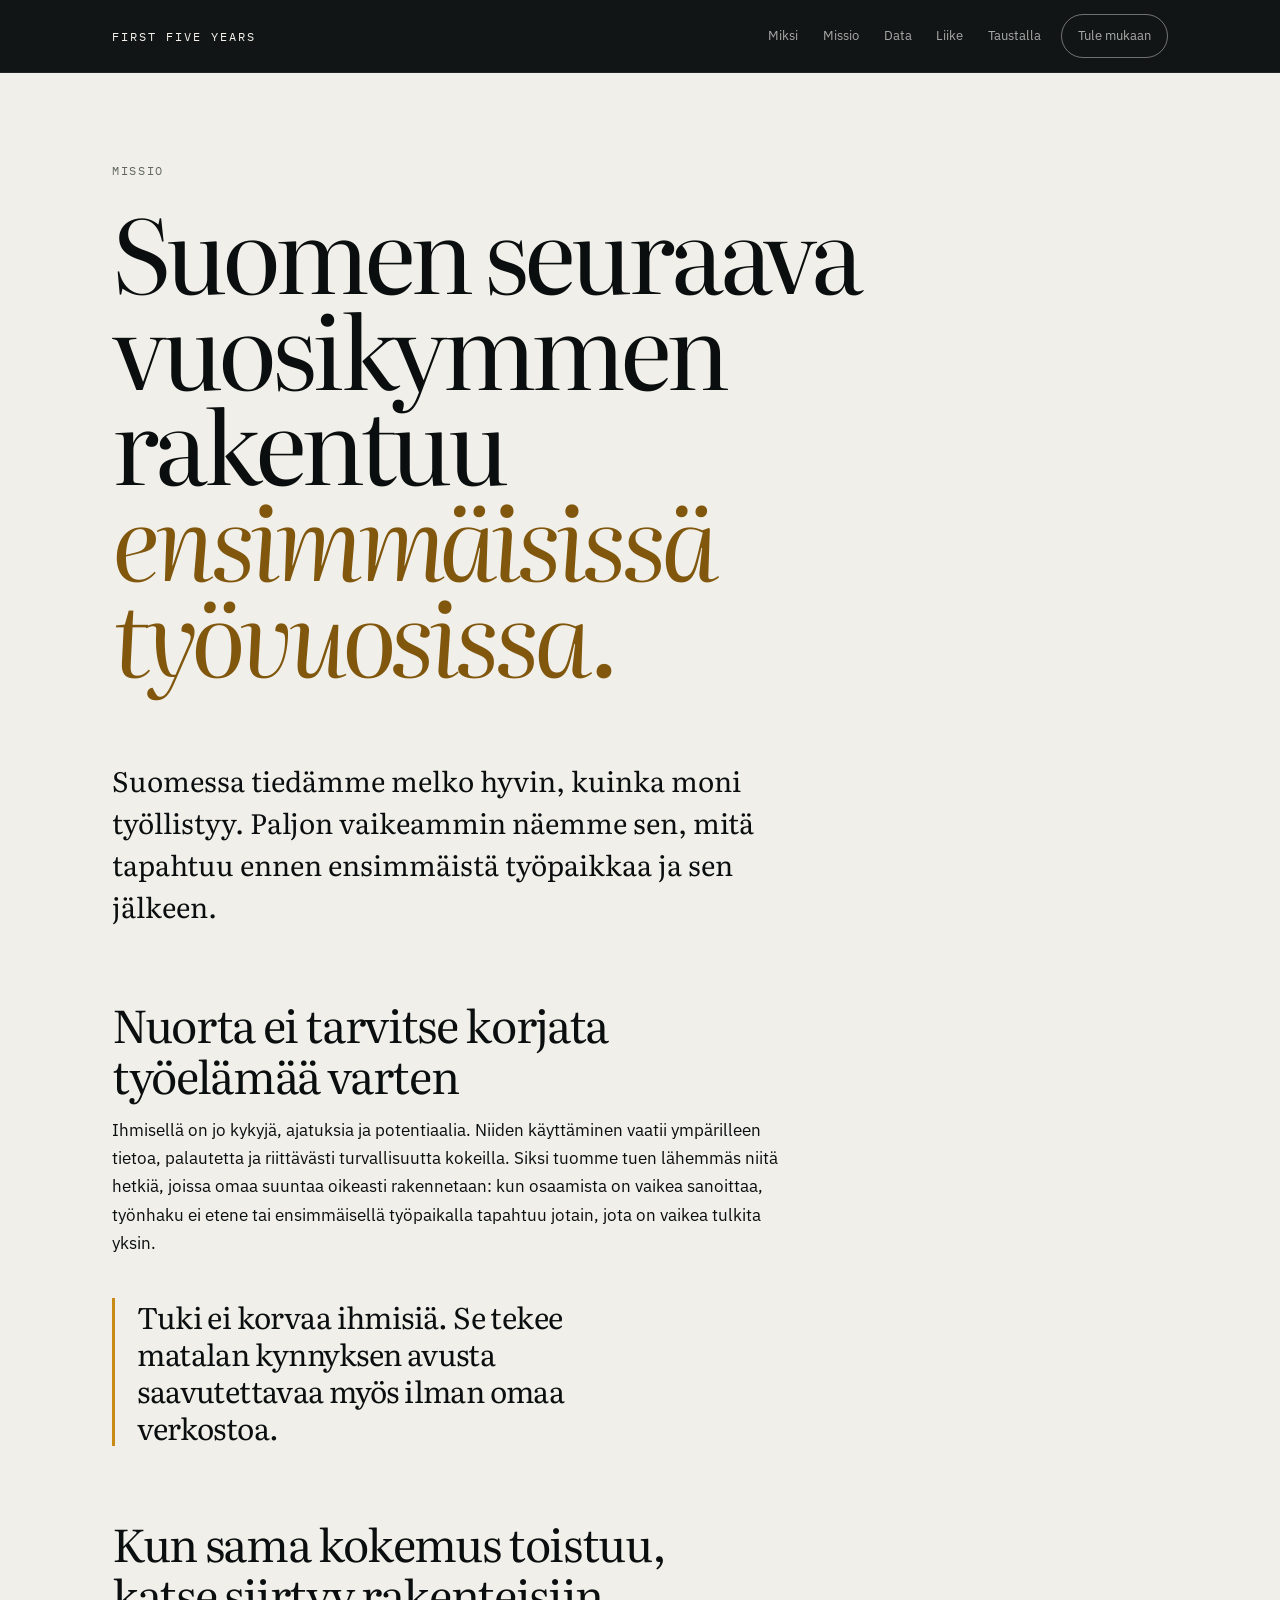
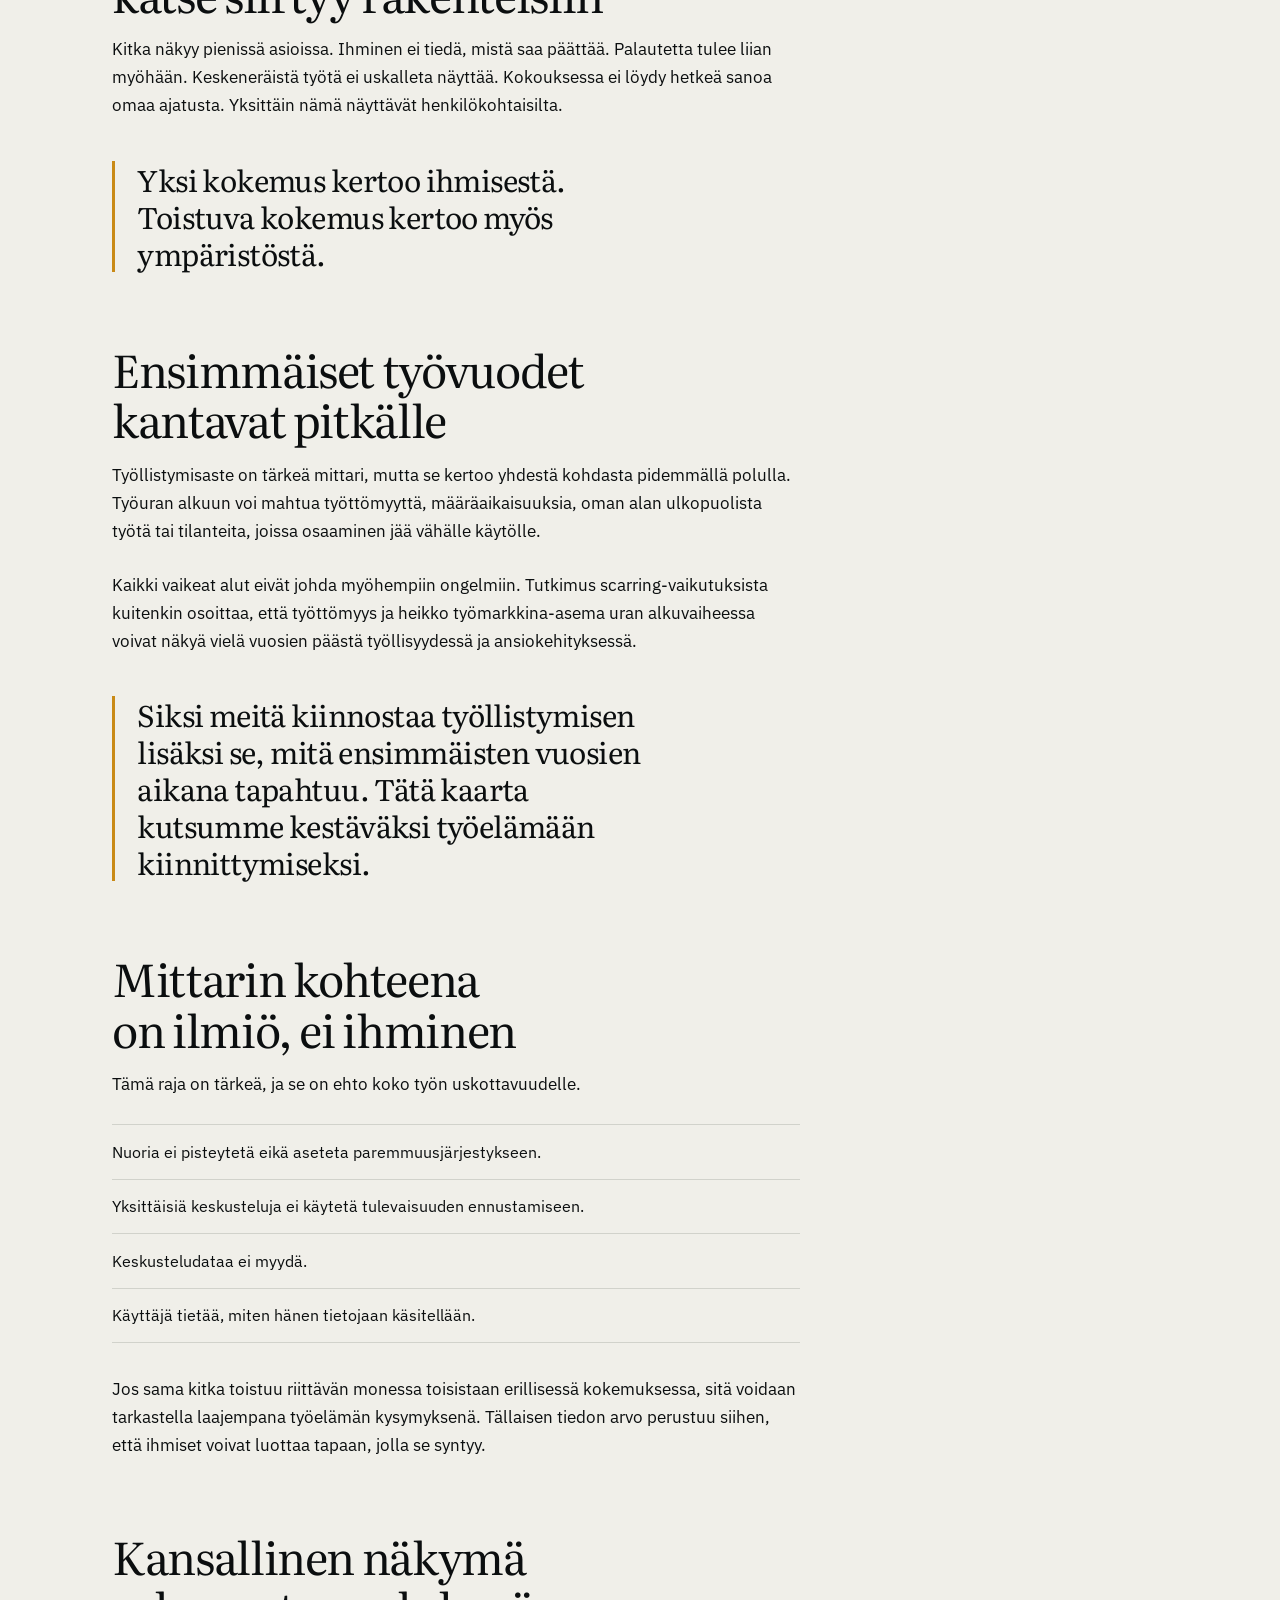
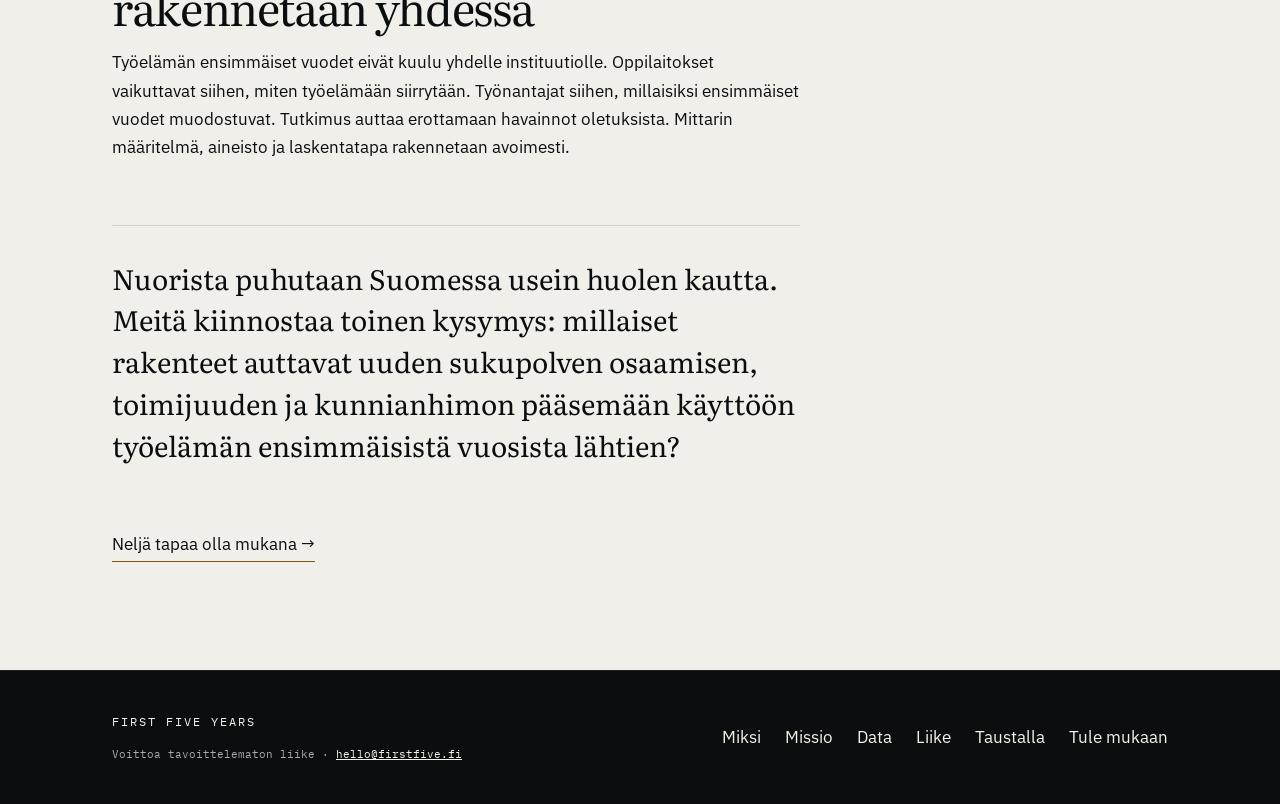
<file: missio.html>
<!doctype html>
<html lang="fi">

<head>
  <meta charset="utf-8">
  <meta name="viewport" content="width=device-width, initial-scale=1">

  <title>Missio | First Five Years</title>

  <link rel="icon" href="./favicon.png" type="image/png">
  <link rel="icon" href="./favicon.ico" sizes="any">

  <meta
    name="description"
    content="Suomen seuraava vuosikymmen alkaa työelämän ensimmäisistä vuosista. First Five Years tekee näkyväksi, miten nuorten kestävä työelämään kiinnittyminen rakentuu."
  >

  <meta name="robots" content="index, follow, max-image-preview:large">
  <meta name="theme-color" content="#0b0e0f">

  <link rel="canonical" href="https://firstfive.fi/missio.html">
  <link rel="alternate" hreflang="fi" href="https://firstfive.fi/missio.html">
  <link rel="alternate" hreflang="x-default" href="https://firstfive.fi/missio.html">

  <meta property="og:type" content="website">
  <meta property="og:locale" content="fi_FI">
  <meta property="og:site_name" content="First Five Years">
  <meta property="og:title" content="Missio | First Five Years">

  <meta
    property="og:description"
    content="Työllistyminen on hetki. Kestävä työelämään kiinnittyminen rakentuu ajan kanssa. First Five Years tekee tämän matkan näkyväksi."
  >

  <meta property="og:url" content="https://firstfive.fi/missio.html">

  <meta
    property="og:image"
    content="https://firstfive.fi/assets/kuvat/hero-young-people.png"
  >

  <meta property="og:image:width" content="1536">
  <meta property="og:image:height" content="1024">
  <meta property="og:image:type" content="image/png">

  <meta
    property="og:image:alt"
    content="Kolme eri taustoista tulevaa nuorta katsoo Helsinkiä ja Tuomiokirkkoa ilta-auringossa."
  >

  <meta name="twitter:card" content="summary_large_image">
  <meta name="twitter:title" content="Missio | First Five Years">

  <meta
    name="twitter:description"
    content="Työllistyminen on hetki. Kestävä työelämään kiinnittyminen rakentuu ajan kanssa. First Five Years tekee tämän matkan näkyväksi."
  >

  <meta
    name="twitter:image"
    content="https://firstfive.fi/assets/kuvat/hero-young-people.png"
  >

  <meta
    name="twitter:image:alt"
    content="Kolme eri taustoista tulevaa nuorta katsoo Helsinkiä ja Tuomiokirkkoa ilta-auringossa."
  >

  <script type="application/ld+json">
  {
    "@context": "https://schema.org",
    "@type": "AboutPage",
    "@id": "https://firstfive.fi/missio.html#webpage",
    "url": "https://firstfive.fi/missio.html",
    "name": "Missio | First Five Years",
    "description": "Suomen seuraava vuosikymmen alkaa työelämän ensimmäisistä vuosista. First Five Years tekee näkyväksi, miten kestävä työelämään kiinnittyminen rakentuu.",
    "isPartOf": { "@id": "https://firstfive.fi/#website" },
    "about": { "@id": "https://firstfive.fi/#organization" },
    "inLanguage": "fi",
    "primaryImageOfPage": {
      "@type": "ImageObject",
      "url": "https://firstfive.fi/assets/kuvat/hero-young-people.png",
      "width": 1536,
      "height": 1024
    }
  }
  </script>

  <link rel="stylesheet" href="./assets/styles.css?v=20260812-7">
 <link rel="stylesheet" href="./assets/ffy-visuals.css?v=20260813-2">

  <link rel="preconnect" href="https://fonts.googleapis.com">
  <link rel="preconnect" href="https://fonts.gstatic.com" crossorigin>

  <link
    rel="preload"
    as="style"
    href="https://fonts.googleapis.com/css2?family=IBM+Plex+Mono:wght@400;500&family=IBM+Plex+Sans:wght@400;500;600&family=Literata:opsz,wght@7..72,400;7..72,500&display=swap"
    onload="this.onload=null;this.rel='stylesheet'"
  >

  <noscript>
    <link
      rel="stylesheet"
      href="https://fonts.googleapis.com/css2?family=IBM+Plex+Mono:wght@400;500&family=IBM+Plex+Sans:wght@400;500;600&family=Literata:opsz,wght@7..72,400;7..72,500&display=swap"
    >
  </noscript>

</head>


<body>

<a class="skip" href="#main">
  Siirry sisältöön
</a>


<header class="masthead">

  <div class="wrap masthead-inner">

    <a class="wordmark" href="./">
      First Five Years
    </a>

    <nav class="nav" aria-label="Päävalikko">
      <a href="./#miksi">Miksi</a>
      <a href="./missio.html" aria-current="page">Missio</a>
      <a href="./data.html">Data</a>
      <a href="./#liike">Liike</a>
      <a href="./taustalla.html">Taustalla</a>
      <a class="nav-cta" href="./#mukaan">Tule mukaan</a>
    </nav>

  </div>

</header>


<main id="main">

  <article class="mission-page">

    <p class="eyebrow">Missio</p>

    <h1>
      Suomen seuraava vuosikymmen rakentuu
      <em>ensimmäisissä työvuosissa.</em>
    </h1>

    <div class="mission-body">

      <p class="mission-lede">
        Suomessa tiedämme melko hyvin, kuinka moni työllistyy. Paljon
        vaikeammin näemme sen, mitä tapahtuu ennen ensimmäistä työpaikkaa
        ja sen jälkeen.
      </p>


      <h2>
        Nuorta ei tarvitse korjata työelämää varten
      </h2>

      <p>
        Ihmisellä on jo kykyjä, ajatuksia ja potentiaalia. Niiden
        käyttäminen vaatii ympärilleen tietoa, palautetta ja riittävästi
        turvallisuutta kokeilla. Siksi tuomme tuen lähemmäs niitä hetkiä,
        joissa omaa suuntaa oikeasti rakennetaan: kun osaamista on vaikea
        sanoittaa, työnhaku ei etene tai ensimmäisellä työpaikalla tapahtuu
        jotain, jota on vaikea tulkita yksin.
      </p>

      <p class="mission-pull">
        Tuki ei korvaa ihmisiä. Se tekee matalan kynnyksen avusta
        saavutettavaa myös ilman omaa verkostoa.
      </p>


      <h2>
        Kun sama kokemus toistuu, katse siirtyy rakenteisiin
      </h2>

      <p>
        Kitka näkyy pienissä asioissa. Ihminen ei tiedä, mistä saa päättää.
        Palautetta tulee liian myöhään. Keskeneräistä työtä ei uskalleta
        näyttää. Kokouksessa ei löydy hetkeä sanoa omaa ajatusta.
        Yksittäin nämä näyttävät henkilökohtaisilta.
      </p>

      <p class="mission-pull">
        Yksi kokemus kertoo ihmisestä.
        Toistuva kokemus kertoo myös ympäristöstä.
      </p>


      <h2>
        Ensimmäiset työvuodet kantavat pitkälle
      </h2>

      <p>
        Työllistymisaste on tärkeä mittari, mutta se kertoo yhdestä
        kohdasta pidemmällä polulla. Työuran alkuun voi mahtua
        työttömyyttä, määräaikaisuuksia, oman alan ulkopuolista työtä tai
        tilanteita, joissa osaaminen jää vähälle käytölle.
      </p>

      <p>
        Kaikki vaikeat alut eivät johda myöhempiin ongelmiin. Tutkimus
        scarring-vaikutuksista kuitenkin osoittaa, että työttömyys ja
        heikko työmarkkina-asema uran alkuvaiheessa voivat näkyä vielä
        vuosien päästä työllisyydessä ja ansiokehityksessä.
      </p>

      <p class="mission-pull">
        Siksi meitä kiinnostaa työllistymisen lisäksi se, mitä
        ensimmäisten vuosien aikana tapahtuu. Tätä kaarta kutsumme
        kestäväksi työelämään kiinnittymiseksi.
      </p>


      <h2>
        Mittarin kohteena on ilmiö, ei ihminen
      </h2>

      <p>
        Tämä raja on tärkeä, ja se on ehto koko työn uskottavuudelle.
      </p>

      <ul class="mission-limits">
        <li>Nuoria ei pisteytetä eikä aseteta paremmuusjärjestykseen.</li>
        <li>Yksittäisiä keskusteluja ei käytetä tulevaisuuden ennustamiseen.</li>
        <li>Keskusteludataa ei myydä.</li>
        <li>Käyttäjä tietää, miten hänen tietojaan käsitellään.</li>
      </ul>

      <p>
        Jos sama kitka toistuu riittävän monessa toisistaan erillisessä
        kokemuksessa, sitä voidaan tarkastella laajempana työelämän
        kysymyksenä. Tällaisen tiedon arvo perustuu siihen, että ihmiset
        voivat luottaa tapaan, jolla se syntyy.
      </p>


      <h2>
        Kansallinen näkymä rakennetaan yhdessä
      </h2>

      <p>
        Työelämän ensimmäiset vuodet eivät kuulu yhdelle instituutiolle.
        Oppilaitokset vaikuttavat siihen, miten työelämään siirrytään.
        Työnantajat siihen, millaisiksi ensimmäiset vuodet muodostuvat.
        Tutkimus auttaa erottamaan havainnot oletuksista. Mittarin
        määritelmä, aineisto ja laskentatapa rakennetaan avoimesti.
      </p>

      <p class="mission-close">
        Nuorista puhutaan Suomessa usein huolen kautta. Meitä kiinnostaa
        toinen kysymys: millaiset rakenteet auttavat uuden sukupolven
        osaamisen, toimijuuden ja kunnianhimon pääsemään käyttöön
        työelämän ensimmäisistä vuosista lähtien?
      </p>

    </div>


    <p class="back-link">
      <a class="textlink" href="./#mukaan">
        Neljä tapaa olla mukana →
      </a>
    </p>

  </article>

</main>


<footer class="footer">

  <div class="wrap footer-inner">

    <div>

      <p class="wordmark">
        First Five Years
      </p>

      <p class="legal">
        Voittoa tavoittelematon liike ·
        <a href="mailto:hello@firstfive.fi">
          hello@firstfive.fi
        </a>
      </p>

    </div>


    <nav class="footer-nav" aria-label="Alatunniste">

      <a href="./#miksi">Miksi</a>

      <a href="./missio.html" aria-current="page">Missio</a>

      <a href="./data.html">Data</a>

      <a href="./#liike">Liike</a>

      <a href="./taustalla.html">Taustalla</a>

      <a href="./#mukaan">Tule mukaan</a>

    </nav>

  </div>

</footer>


<script
  src="./assets/main.js?v=20260810-1"
  defer
></script>

</body>

</html>
</file>
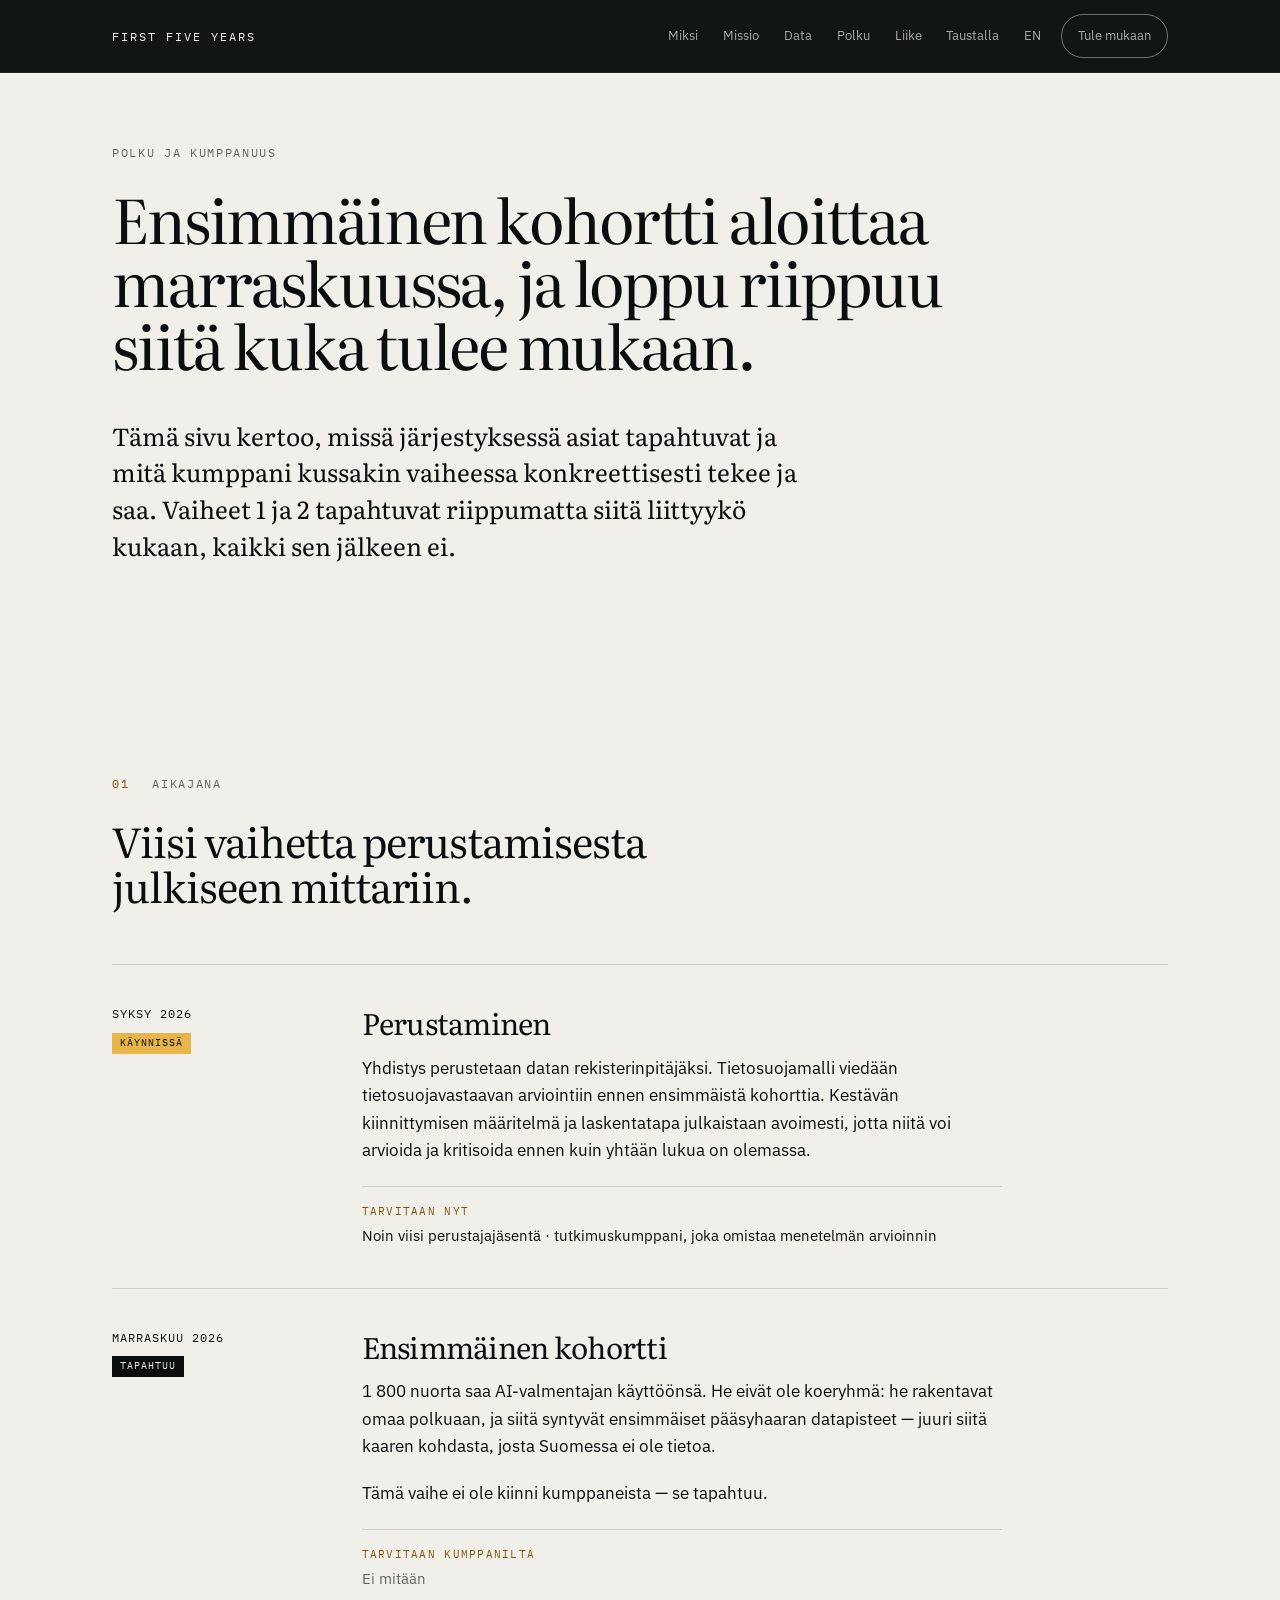
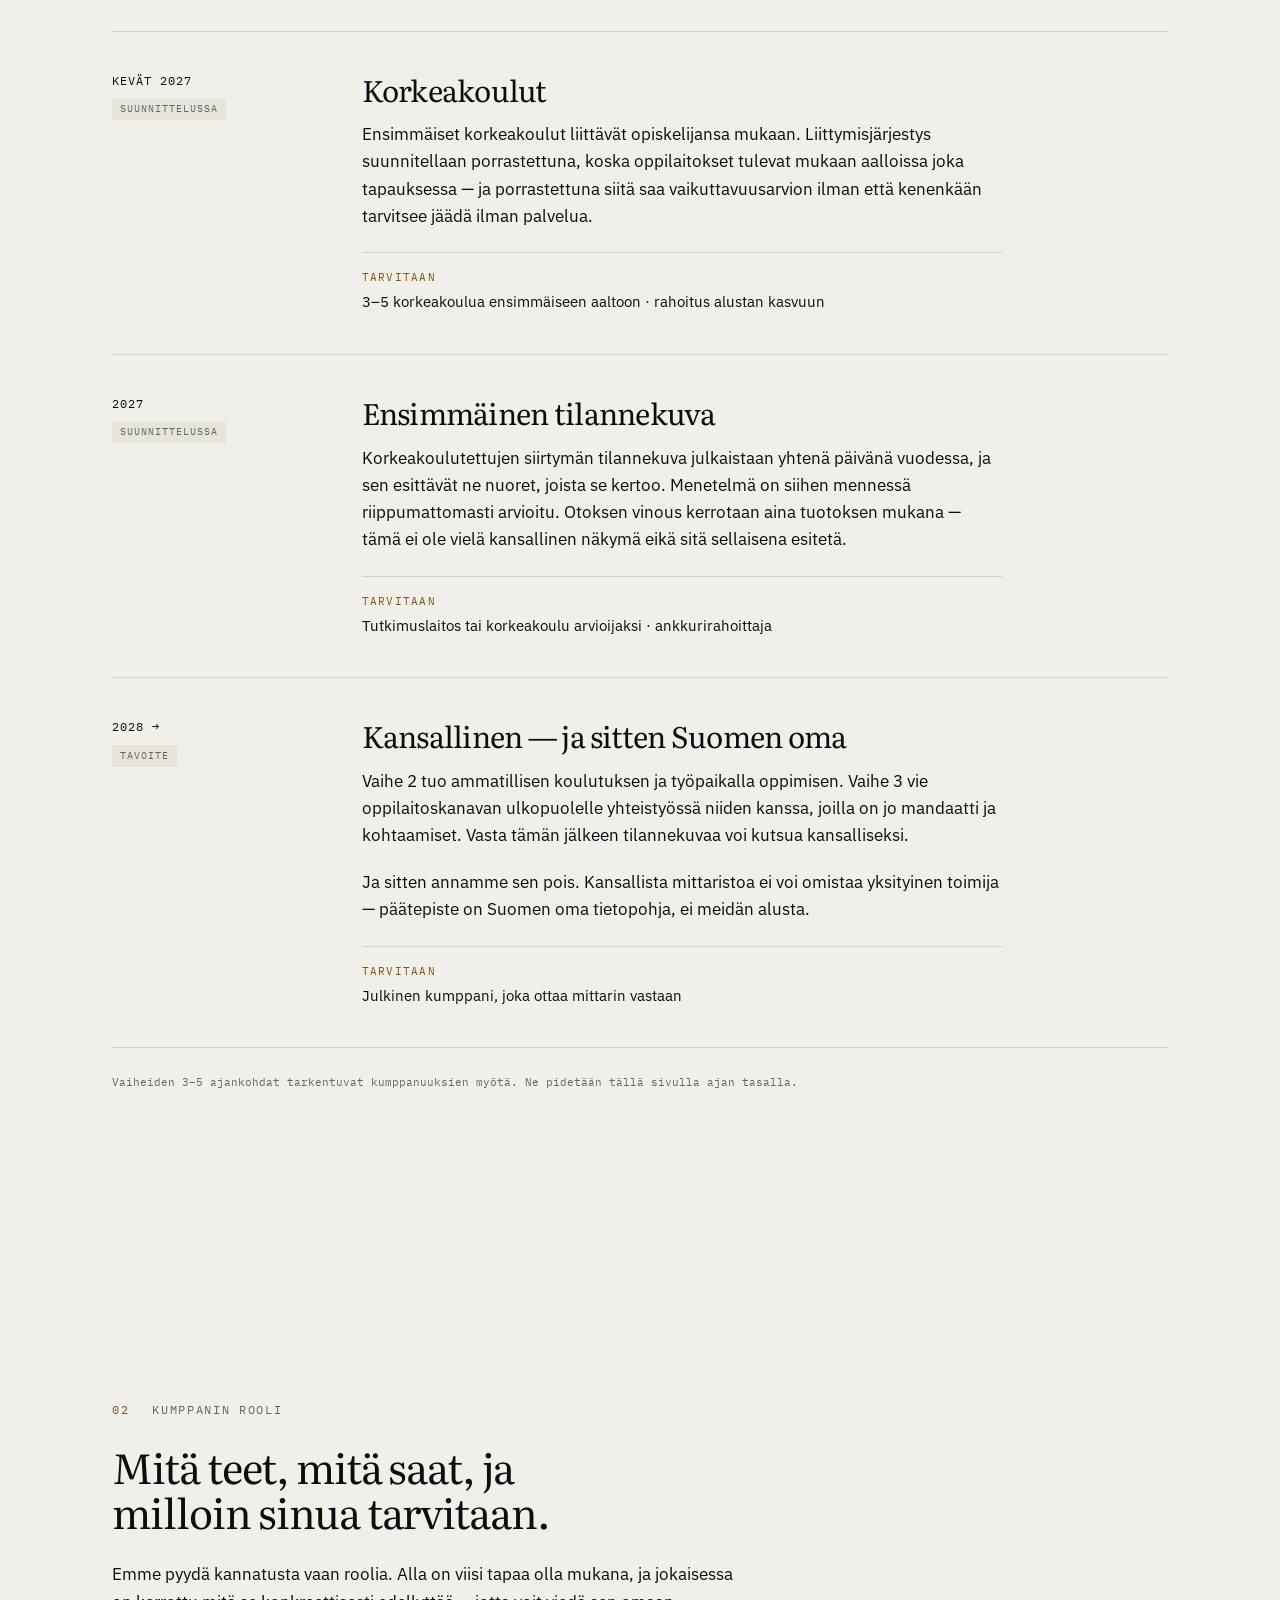
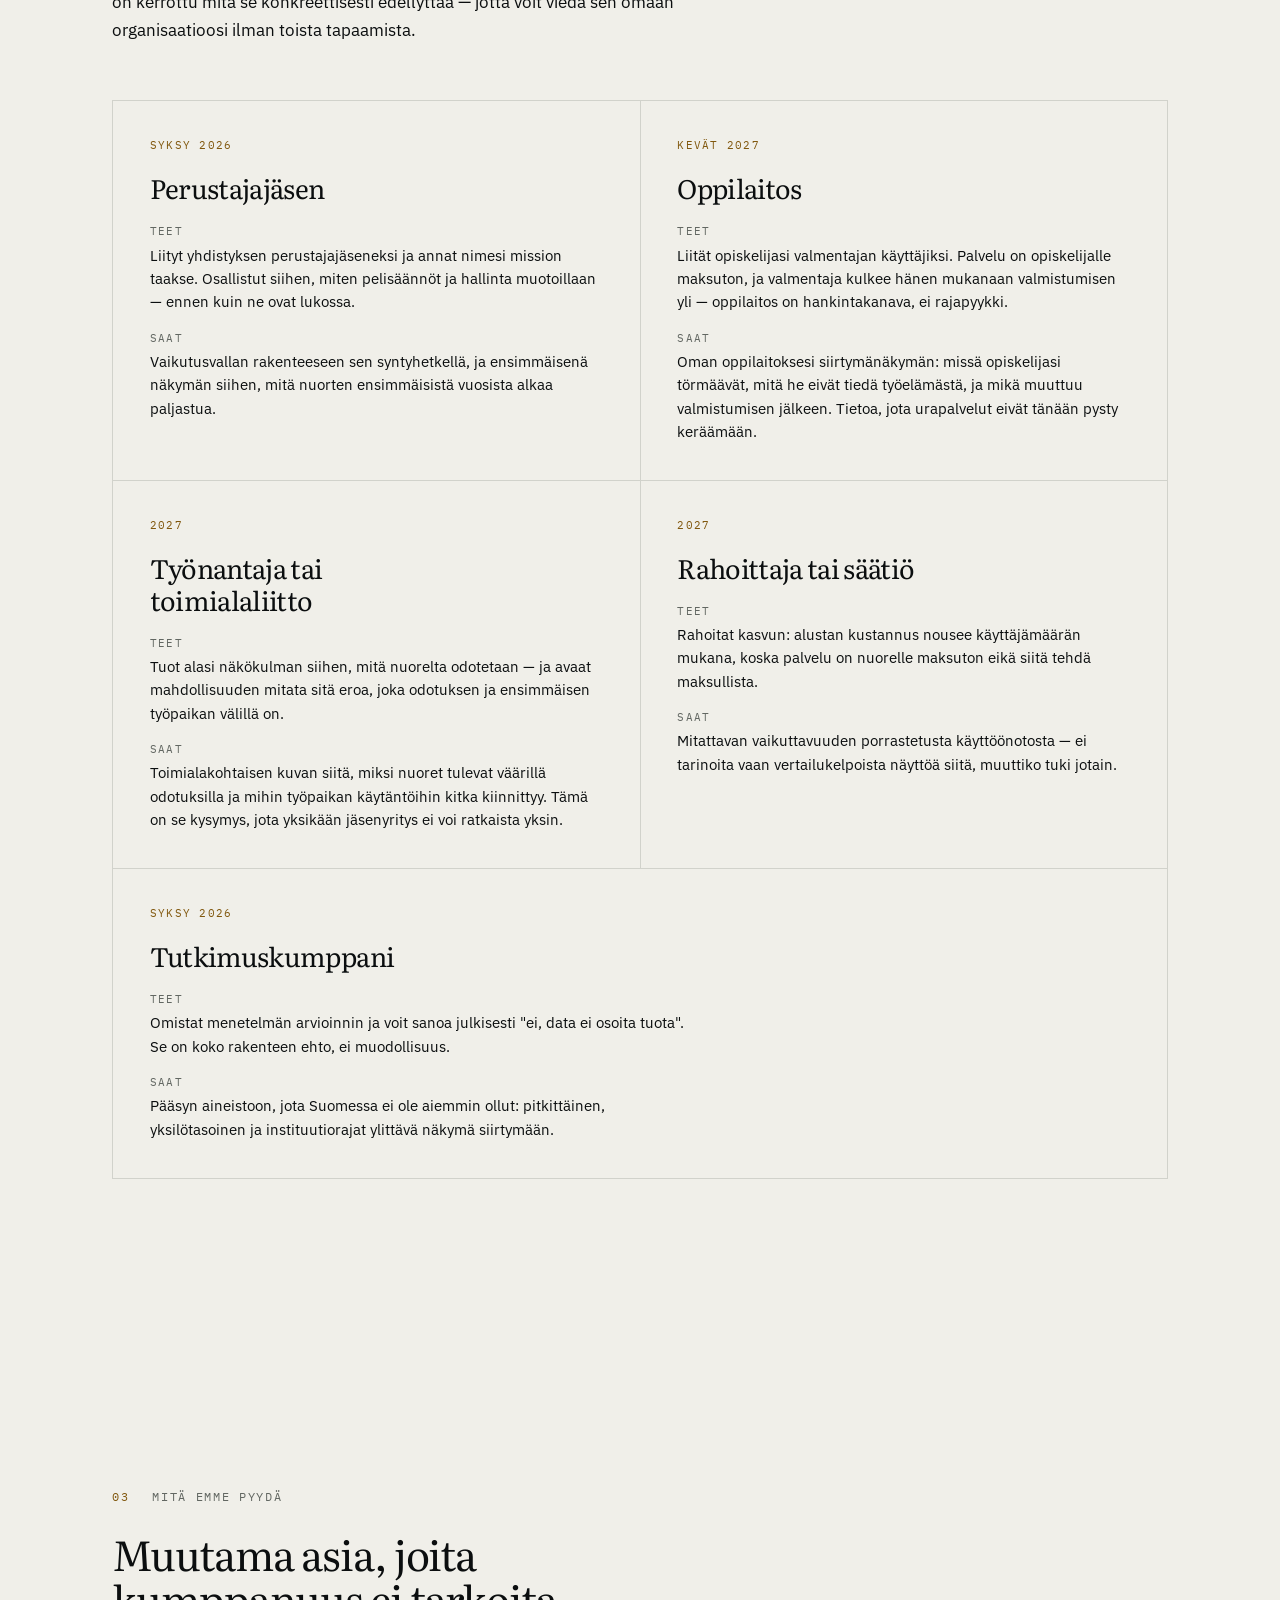
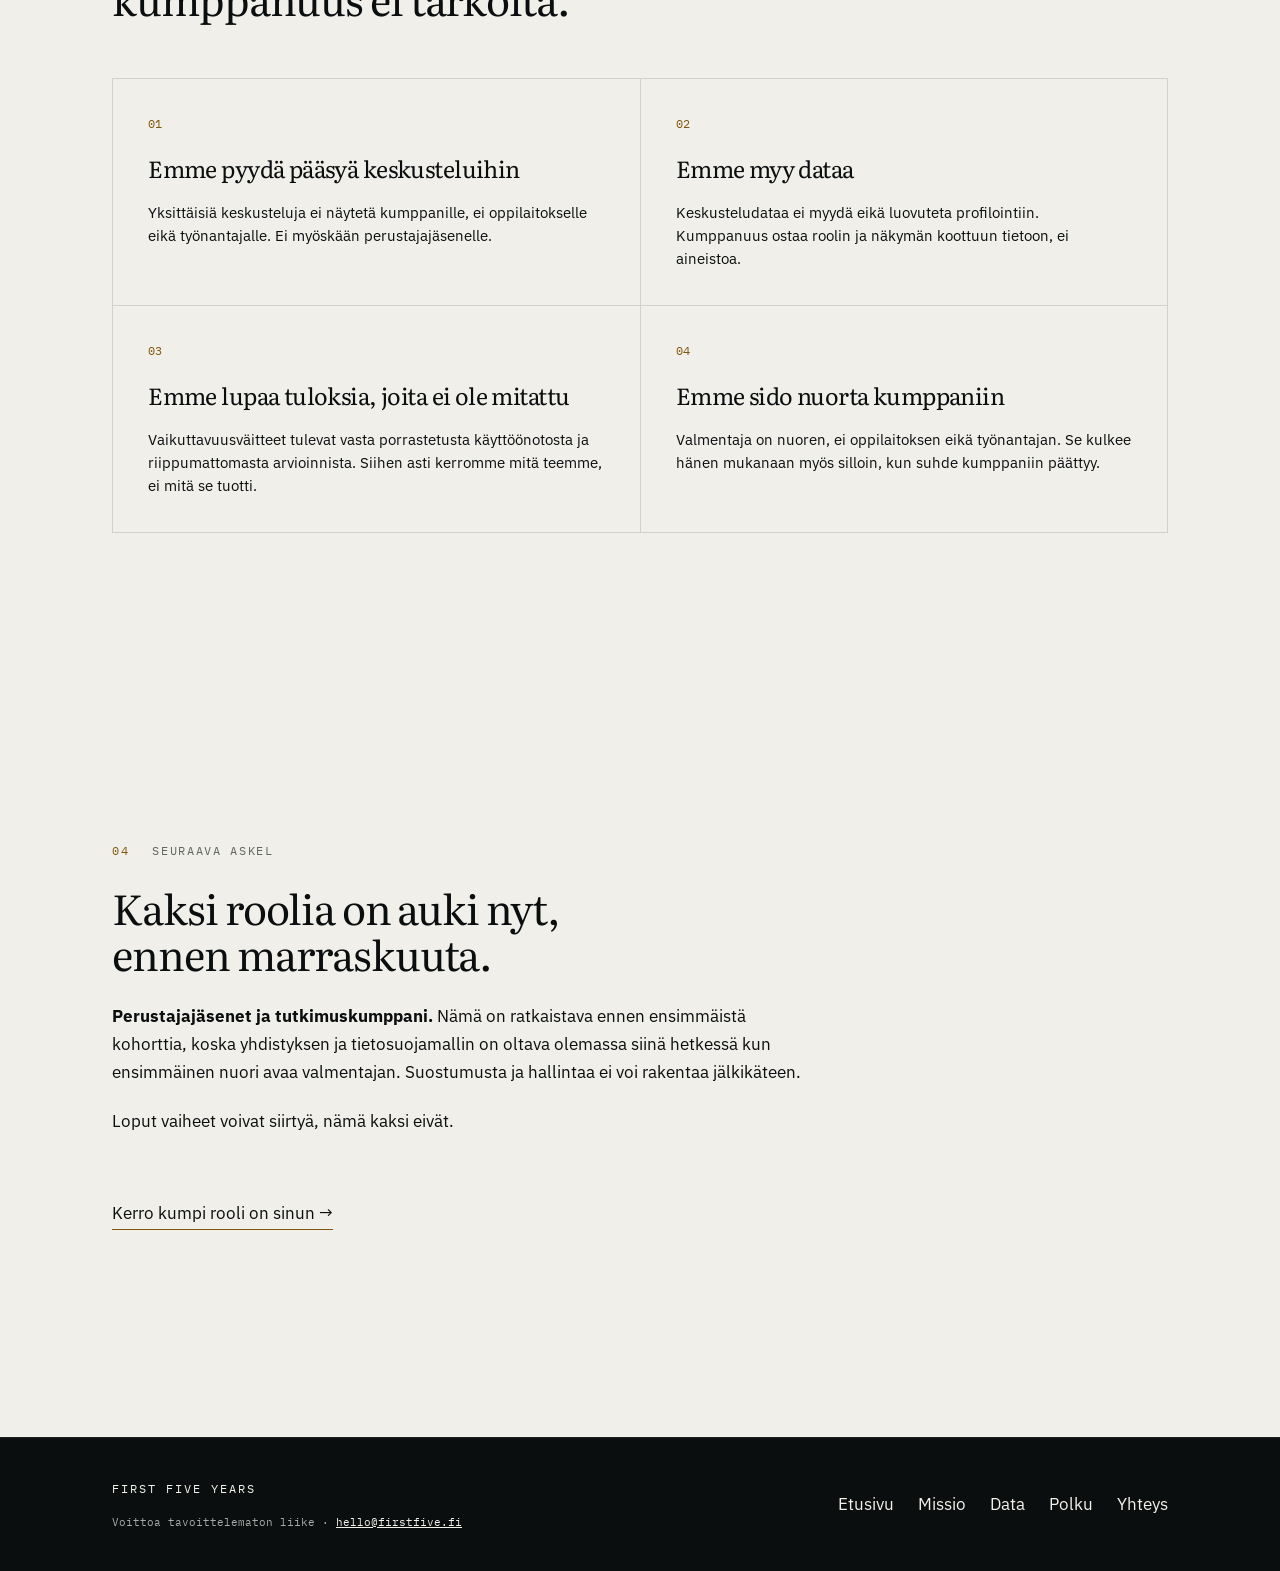
<file: polku.html>
<!doctype html>
<html lang="fi">

<head>
  <meta charset="utf-8">
  <meta name="viewport" content="width=device-width, initial-scale=1">

  <title>Polku ja kumppanuus | First Five Years</title>

  <link rel="icon" href="./favicon.png" type="image/png">
  <link rel="icon" href="./favicon.ico" sizes="any">

  <meta
    name="description"
    content="First Five Yearsin vaiheet marraskuusta 2026 kansalliseen mittariin — ja mitä kumppani kussakin vaiheessa tekee ja saa."
  >

  <meta name="robots" content="index, follow, max-image-preview:large">
  <meta name="theme-color" content="#0b0e0f">

  <link rel="canonical" href="https://firstfive.fi/polku.html">
  <link rel="alternate" hreflang="fi" href="https://firstfive.fi/polku.html">
  <link rel="alternate" hreflang="x-default" href="https://firstfive.fi/polku.html">

  <meta property="og:type" content="website">
  <meta property="og:locale" content="fi_FI">
  <meta property="og:site_name" content="First Five Years">
  <meta property="og:title" content="Polku ja kumppanuus | First Five Years">
  <meta
    property="og:description"
    content="Vaiheet marraskuusta 2026 kansalliseen mittariin — ja mitä kumppani kussakin vaiheessa tekee ja saa."
  >
  <meta property="og:url" content="https://firstfive.fi/polku.html">
  <meta property="og:image" content="https://firstfive.fi/assets/kuvat/hero-young-people.png">
  <meta property="og:image:width" content="1536">
  <meta property="og:image:height" content="1024">
  <meta property="og:image:type" content="image/png">
  <meta property="og:image:alt" content="Kolme eri taustoista tulevaa nuorta katsoo Helsinkiä ja Tuomiokirkkoa ilta-auringossa.">

  <meta name="twitter:card" content="summary_large_image">
  <meta name="twitter:title" content="Polku ja kumppanuus | First Five Years">
  <meta name="twitter:description" content="Vaiheet marraskuusta 2026 kansalliseen mittariin — ja mitä kumppani tekee ja saa.">
  <meta name="twitter:image" content="https://firstfive.fi/assets/kuvat/hero-young-people.png">
  <meta name="twitter:image:alt" content="Kolme eri taustoista tulevaa nuorta katsoo Helsinkiä ja Tuomiokirkkoa ilta-auringossa.">

  <script type="application/ld+json">
  {
    "@context": "https://schema.org",
    "@type": "WebPage",
    "@id": "https://firstfive.fi/polku.html#webpage",
    "url": "https://firstfive.fi/polku.html",
    "name": "Polku ja kumppanuus | First Five Years",
    "description": "First Five Yearsin vaiheet ja kumppanin rooli kussakin vaiheessa.",
    "isPartOf": { "@id": "https://firstfive.fi/#website" },
    "about": { "@id": "https://firstfive.fi/#organization" },
    "inLanguage": "fi"
  }
  </script>

  <link rel="stylesheet" href="./assets/styles.css?v=20260812-7">

  <link rel="preconnect" href="https://fonts.googleapis.com">
  <link rel="preconnect" href="https://fonts.gstatic.com" crossorigin>
  <link
    rel="preload"
    as="style"
    href="https://fonts.googleapis.com/css2?family=IBM+Plex+Mono:wght@400;500&family=IBM+Plex+Sans:wght@400;500;600&family=Literata:opsz,wght@7..72,400;7..72,500&display=swap"
    onload="this.onload=null;this.rel='stylesheet'"
  >
  <noscript>
    <link rel="stylesheet" href="https://fonts.googleapis.com/css2?family=IBM+Plex+Mono:wght@400;500&family=IBM+Plex+Sans:wght@400;500;600&family=Literata:opsz,wght@7..72,400;7..72,500&display=swap">
  </noscript>
</head>

<body>

<a class="skip" href="#main">Siirry sisältöön</a>

<header class="masthead">
  <div class="wrap masthead-inner">
    <a class="wordmark" href="./">First Five Years</a>

    <nav class="nav" aria-label="Päävalikko">
      <a href="./#miksi">Miksi</a>
      <a href="./missio.html">Missio</a>
      <a href="./data.html">Data</a>
      <a href="./polku.html" aria-current="page">Polku</a>
      <a href="./#liike">Liike</a>
      <a href="./#kuka">Taustalla</a>
      <a href="./en/" lang="en" hreflang="en" aria-label="English version">EN</a>
      <a class="nav-cta" href="./#yhteys">Tule mukaan</a>
    </nav>
  </div>
</header>

<main id="main">

  <article class="data-page">

    <!-- INTRO -->

    <header class="data-intro">

      <p class="eyebrow">Polku ja kumppanuus</p>

      <h1>
        Ensimmäinen kohortti aloittaa marraskuussa,
        ja loppu riippuu siitä kuka tulee mukaan.
      </h1>

      <p class="data-lede">
        Tämä sivu kertoo, missä järjestyksessä asiat tapahtuvat ja mitä
        kumppani kussakin vaiheessa konkreettisesti tekee ja saa.
        Vaiheet 1 ja 2 tapahtuvat riippumatta siitä liittyykö kukaan,
        kaikki sen jälkeen ei.
      </p>

    </header>


    <!-- 01 AIKAJANA -->

    <section class="data-section" id="aikajana" aria-labelledby="timeline-title">

      <p class="eyebrow"><span class="idx">01</span> Aikajana</p>

      <h2 id="timeline-title">
        Viisi vaihetta perustamisesta julkiseen mittariin.
      </h2>

      <ol class="timeline">

        <li class="tl-item reveal">

          <div class="tl-when">
            <p class="tl-date">Syksy 2026</p>
            <p class="tl-status tl-status--now">Käynnissä</p>
          </div>

          <div class="tl-body">

            <h3>Perustaminen</h3>

            <p>
              Yhdistys perustetaan datan rekisterinpitäjäksi.
              Tietosuojamalli viedään tietosuojavastaavan arviointiin
              ennen ensimmäistä kohorttia. Kestävän kiinnittymisen
              määritelmä ja laskentatapa julkaistaan avoimesti,
              jotta niitä voi arvioida ja kritisoida ennen kuin
              yhtään lukua on olemassa.
            </p>

            <p class="tl-need">
              <span>Tarvitaan nyt</span>
              Noin viisi perustajajäsentä · tutkimuskumppani,
              joka omistaa menetelmän arvioinnin
            </p>

          </div>

        </li>


        <li class="tl-item reveal">

          <div class="tl-when">
            <p class="tl-date">Marraskuu 2026</p>
            <p class="tl-status tl-status--locked">Tapahtuu</p>
          </div>

          <div class="tl-body">

            <h3>Ensimmäinen kohortti</h3>

            <p>
              1 800 nuorta saa AI-valmentajan käyttöönsä. He eivät ole
              koeryhmä: he rakentavat omaa polkuaan, ja siitä syntyvät
              ensimmäiset pääsyhaaran datapisteet — juuri siitä kaaren
              kohdasta, josta Suomessa ei ole tietoa.
            </p>

            <p>
              Tämä vaihe ei ole kiinni kumppaneista — se tapahtuu.
            </p>

            <p class="tl-need tl-need--none">
              <span>Tarvitaan kumppanilta</span>
              Ei mitään
            </p>

          </div>

        </li>


        <li class="tl-item reveal">

          <div class="tl-when">
            <p class="tl-date">Kevät 2027</p>
            <p class="tl-status">Suunnittelussa</p>
          </div>

          <div class="tl-body">

            <h3>Korkeakoulut</h3>

            <p>
              Ensimmäiset korkeakoulut liittävät opiskelijansa mukaan.
              Liittymisjärjestys suunnitellaan porrastettuna, koska
              oppilaitokset tulevat mukaan aalloissa joka tapauksessa —
              ja porrastettuna siitä saa vaikuttavuusarvion ilman että
              kenenkään tarvitsee jäädä ilman palvelua.
            </p>

            <p class="tl-need">
              <span>Tarvitaan</span>
              3–5 korkeakoulua ensimmäiseen aaltoon ·
              rahoitus alustan kasvuun
            </p>

          </div>

        </li>


        <li class="tl-item reveal">

          <div class="tl-when">
            <p class="tl-date">2027</p>
            <p class="tl-status">Suunnittelussa</p>
          </div>

          <div class="tl-body">

            <h3>Ensimmäinen tilannekuva</h3>

            <p>
              Korkeakoulutettujen siirtymän tilannekuva julkaistaan
              yhtenä päivänä vuodessa, ja sen esittävät ne nuoret,
              joista se kertoo. Menetelmä on siihen mennessä
              riippumattomasti arvioitu. Otoksen vinous kerrotaan
              aina tuotoksen mukana — tämä ei ole vielä kansallinen
              näkymä eikä sitä sellaisena esitetä.
            </p>

            <p class="tl-need">
              <span>Tarvitaan</span>
              Tutkimuslaitos tai korkeakoulu arvioijaksi ·
              ankkurirahoittaja
            </p>

          </div>

        </li>


        <li class="tl-item reveal">

          <div class="tl-when">
            <p class="tl-date">2028 →</p>
            <p class="tl-status">Tavoite</p>
          </div>

          <div class="tl-body">

            <h3>Kansallinen — ja sitten Suomen oma</h3>

            <p>
              Vaihe 2 tuo ammatillisen koulutuksen ja työpaikalla
              oppimisen. Vaihe 3 vie oppilaitoskanavan ulkopuolelle
              yhteistyössä niiden kanssa, joilla on jo mandaatti ja
              kohtaamiset. Vasta tämän jälkeen tilannekuvaa voi kutsua
              kansalliseksi.
            </p>

            <p>
              Ja sitten annamme sen pois. Kansallista mittaristoa ei voi
              omistaa yksityinen toimija — päätepiste on Suomen oma
              tietopohja, ei meidän alusta.
            </p>

            <p class="tl-need">
              <span>Tarvitaan</span>
              Julkinen kumppani, joka ottaa mittarin vastaan
            </p>

          </div>

        </li>

      </ol>

      <p class="source-line">
        Vaiheiden 3–5 ajankohdat tarkentuvat kumppanuuksien myötä.
        Ne pidetään tällä sivulla ajan tasalla.
      </p>

    </section>


    <!-- 02 KUMPPANIN ROOLIT -->

    <section class="data-section" id="roolit" aria-labelledby="roles-title">

      <p class="eyebrow"><span class="idx">02</span> Kumppanin rooli</p>

      <h2 id="roles-title">
        Mitä teet, mitä saat, ja milloin sinua tarvitaan.
      </h2>

      <p class="data-body">
        Emme pyydä kannatusta vaan roolia. Alla on viisi tapaa olla
        mukana, ja jokaisessa on kerrottu mitä se konkreettisesti
        edellyttää — jotta voit viedä sen omaan organisaatioosi
        ilman toista tapaamista.
      </p>

      <div class="roles">

        <article class="role reveal">

          <p class="role-when">Syksy 2026</p>

          <h3>Perustajajäsen</h3>

          <p class="role-do">
            <span>Teet</span>
            Liityt yhdistyksen perustajajäseneksi ja annat nimesi
            mission taakse. Osallistut siihen, miten pelisäännöt ja
            hallinta muotoillaan — ennen kuin ne ovat lukossa.
          </p>

          <p class="role-get">
            <span>Saat</span>
            Vaikutusvallan rakenteeseen sen syntyhetkellä, ja
            ensimmäisenä näkymän siihen, mitä nuorten ensimmäisistä
            vuosista alkaa paljastua.
          </p>

        </article>


        <article class="role reveal">

          <p class="role-when">Kevät 2027</p>

          <h3>Oppilaitos</h3>

          <p class="role-do">
            <span>Teet</span>
            Liität opiskelijasi valmentajan käyttäjiksi. Palvelu on
            opiskelijalle maksuton, ja valmentaja kulkee hänen mukanaan
            valmistumisen yli — oppilaitos on hankintakanava, ei rajapyykki.
          </p>

          <p class="role-get">
            <span>Saat</span>
            Oman oppilaitoksesi siirtymänäkymän: missä opiskelijasi
            törmäävät, mitä he eivät tiedä työelämästä, ja mikä muuttuu
            valmistumisen jälkeen. Tietoa, jota urapalvelut eivät
            tänään pysty keräämään.
          </p>

        </article>


        <article class="role reveal">

          <p class="role-when">2027</p>

          <h3>Työnantaja tai toimialaliitto</h3>

          <p class="role-do">
            <span>Teet</span>
            Tuot alasi näkökulman siihen, mitä nuorelta odotetaan —
            ja avaat mahdollisuuden mitata sitä eroa, joka odotuksen ja
            ensimmäisen työpaikan välillä on.
          </p>

          <p class="role-get">
            <span>Saat</span>
            Toimialakohtaisen kuvan siitä, miksi nuoret tulevat väärillä
            odotuksilla ja mihin työpaikan käytäntöihin kitka kiinnittyy.
            Tämä on se kysymys, jota yksikään jäsenyritys ei voi
            ratkaista yksin.
          </p>

        </article>


        <article class="role reveal">

          <p class="role-when">2027</p>

          <h3>Rahoittaja tai säätiö</h3>

          <p class="role-do">
            <span>Teet</span>
            Rahoitat kasvun: alustan kustannus nousee käyttäjämäärän
            mukana, koska palvelu on nuorelle maksuton eikä siitä
            tehdä maksullista.
          </p>

          <p class="role-get">
            <span>Saat</span>
            Mitattavan vaikuttavuuden porrastetusta käyttöönotosta —
            ei tarinoita vaan vertailukelpoista näyttöä siitä,
            muuttiko tuki jotain.
          </p>

        </article>


        <article class="role reveal">

          <p class="role-when">Syksy 2026</p>

          <h3>Tutkimuskumppani</h3>

          <p class="role-do">
            <span>Teet</span>
            Omistat menetelmän arvioinnin ja voit sanoa julkisesti
            "ei, data ei osoita tuota". Se on koko rakenteen ehto,
            ei muodollisuus.
          </p>

          <p class="role-get">
            <span>Saat</span>
            Pääsyn aineistoon, jota Suomessa ei ole aiemmin ollut:
            pitkittäinen, yksilötasoinen ja instituutiorajat ylittävä
            näkymä siirtymään.
          </p>

        </article>

      </div>

    </section>


    <!-- 03 MITÄ EMME PYYDÄ -->

    <section class="data-section" id="rajat" aria-labelledby="limits-title">

      <p class="eyebrow"><span class="idx">03</span> Mitä emme pyydä</p>

      <h2 id="limits-title">
        Muutama asia, joita kumppanuus ei tarkoita.
      </h2>

      <div class="factor-grid">

        <article class="factor reveal">
          <span class="factor-idx">01</span>
          <h3>Emme pyydä pääsyä keskusteluihin</h3>
          <p class="factor-missing">
            Yksittäisiä keskusteluja ei näytetä kumppanille, ei
            oppilaitokselle eikä työnantajalle. Ei myöskään
            perustajajäsenelle.
          </p>
        </article>

        <article class="factor reveal">
          <span class="factor-idx">02</span>
          <h3>Emme myy dataa</h3>
          <p class="factor-missing">
            Keskusteludataa ei myydä eikä luovuteta profilointiin.
            Kumppanuus ostaa roolin ja näkymän koottuun tietoon,
            ei aineistoa.
          </p>
        </article>

        <article class="factor reveal">
          <span class="factor-idx">03</span>
          <h3>Emme lupaa tuloksia, joita ei ole mitattu</h3>
          <p class="factor-missing">
            Vaikuttavuusväitteet tulevat vasta porrastetusta
            käyttöönotosta ja riippumattomasta arvioinnista.
            Siihen asti kerromme mitä teemme, ei mitä se tuotti.
          </p>
        </article>

        <article class="factor reveal">
          <span class="factor-idx">04</span>
          <h3>Emme sido nuorta kumppaniin</h3>
          <p class="factor-missing">
            Valmentaja on nuoren, ei oppilaitoksen eikä työnantajan.
            Se kulkee hänen mukanaan myös silloin, kun suhde
            kumppaniin päättyy.
          </p>
        </article>

      </div>

    </section>


    <!-- 04 SEURAAVA ASKEL -->

    <section class="data-section" id="askel" aria-labelledby="next-title">

      <p class="eyebrow"><span class="idx">04</span> Seuraava askel</p>

      <h2 id="next-title">
        Kaksi roolia on auki nyt, ennen marraskuuta.
      </h2>

      <div class="data-body data-body--wide">

        <p>
          <b>Perustajajäsenet ja tutkimuskumppani.</b> Nämä on ratkaistava
          ennen ensimmäistä kohorttia, koska yhdistyksen ja
          tietosuojamallin on oltava olemassa siinä hetkessä kun
          ensimmäinen nuori avaa valmentajan. Suostumusta ja hallintaa
          ei voi rakentaa jälkikäteen.
        </p>

        <p>
          Loput vaiheet voivat siirtyä, nämä kaksi eivät.
        </p>

      </div>

      <p class="back-link">
        <a class="textlink" href="./#yhteys">Kerro kumpi rooli on sinun →</a>
      </p>

    </section>

  </article>

</main>


<footer class="footer">

  <div class="wrap footer-inner">

    <div>
      <p class="wordmark">First Five Years</p>
      <p class="legal">Voittoa tavoittelematon liike · <a href="mailto:hello@firstfive.fi">hello@firstfive.fi</a></p>
    </div>

    <nav class="footer-nav" aria-label="Alatunniste">
      <a href="./">Etusivu</a>
      <a href="./missio.html">Missio</a>
      <a href="./data.html">Data</a>
      <a href="./polku.html" aria-current="page">Polku</a>
      <a href="./#yhteys">Yhteys</a>
    </nav>

  </div>

</footer>

<script src="./assets/main.js?v=20260810-1" defer></script>

</body>
</html>
</file>
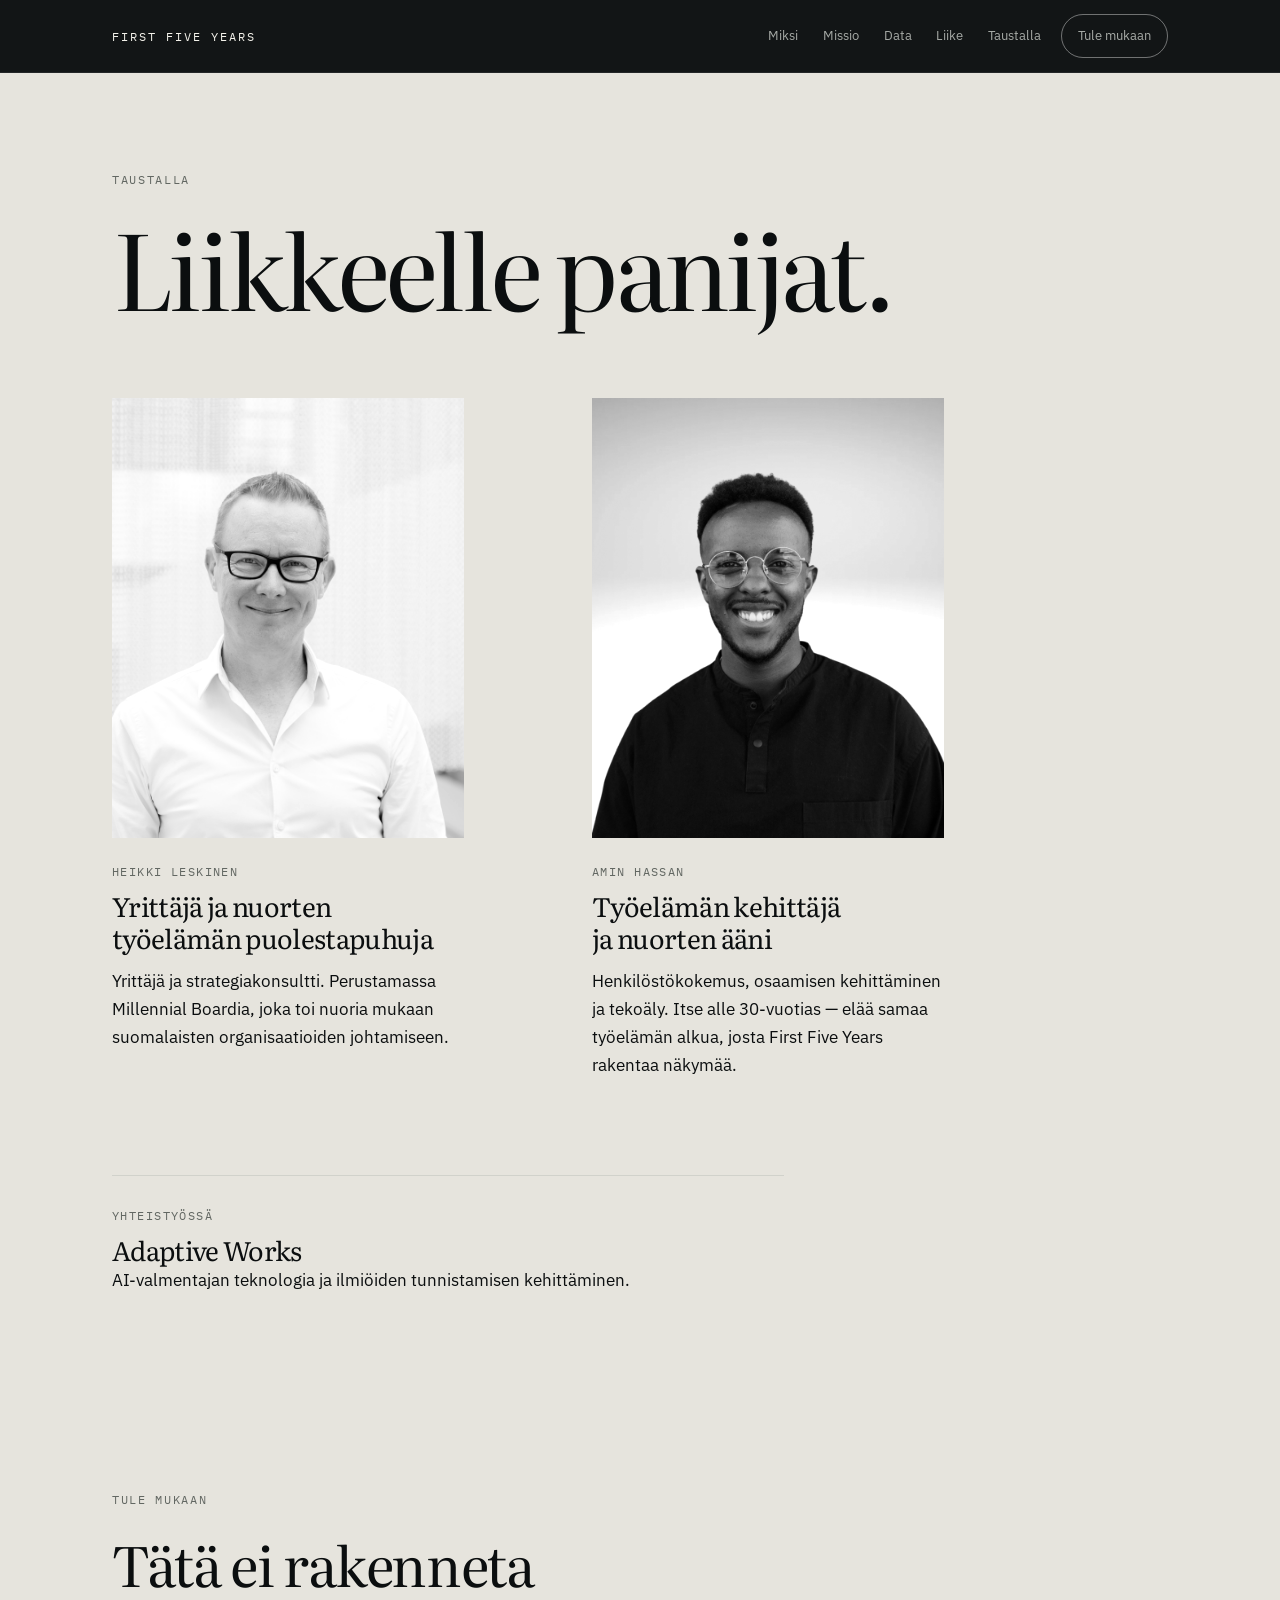
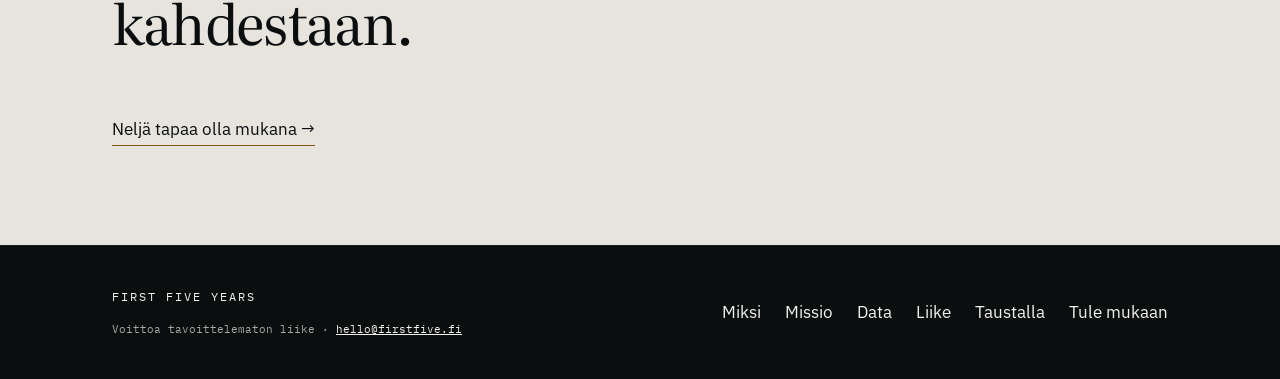
<file: taustalla.html>
<!doctype html>
<html lang="fi">

<head>
  <meta charset="utf-8">
  <meta name="viewport" content="width=device-width, initial-scale=1">

  <title>Taustalla | First Five Years</title>

  <link rel="icon" href="./favicon.png" type="image/png">
  <link rel="icon" href="./favicon.ico" sizes="any">

  <meta name="description" content="First Five Yearsin liikkeelle panijat ja kumppani.">

  <meta name="robots" content="index, follow, max-image-preview:large">
  <meta name="theme-color" content="#0b0e0f">

  <link rel="canonical" href="https://firstfive.fi/taustalla.html">
  <link rel="alternate" hreflang="fi" href="https://firstfive.fi/taustalla.html">

  <meta property="og:type" content="website">
  <meta property="og:locale" content="fi_FI">
  <meta property="og:site_name" content="First Five Years">
  <meta property="og:title" content="Taustalla | First Five Years">

  <meta property="og:description" content="Liikkeelle panijat ja kumppani.">

  <meta property="og:url" content="https://firstfive.fi/taustalla.html">
  <meta property="og:image" content="https://firstfive.fi/assets/kuvat/hero-young-people.png">
  <meta property="og:image:width" content="1536">
  <meta property="og:image:height" content="1024">
  <meta property="og:image:type" content="image/png">

  <meta
    property="og:image:alt"
    content="Kolme eri taustoista tulevaa nuorta katsoo Helsinkiä ja Tuomiokirkkoa ilta-auringossa."
  >

  <meta name="twitter:card" content="summary_large_image">
  <meta name="twitter:title" content="Taustalla | First Five Years">

  <meta name="twitter:description" content="Liikkeelle panijat ja kumppani.">

  <meta name="twitter:image" content="https://firstfive.fi/assets/kuvat/hero-young-people.png">

  <meta
    name="twitter:image:alt"
    content="Kolme eri taustoista tulevaa nuorta katsoo Helsinkiä ja Tuomiokirkkoa ilta-auringossa."
  >

  <link rel="stylesheet" href="./assets/styles.css?v=20260812-7">
<link rel="stylesheet" href="./assets/ffy-visuals.css?v=20260813-2">

  <link rel="preconnect" href="https://fonts.googleapis.com">
  <link rel="preconnect" href="https://fonts.gstatic.com" crossorigin>

  <link
    rel="preload"
    as="style"
    href="https://fonts.googleapis.com/css2?family=IBM+Plex+Mono:wght@400;500&family=IBM+Plex+Sans:wght@400;500;600&family=Literata:opsz,wght@7..72,400;7..72,500&display=swap"
    onload="this.onload=null;this.rel='stylesheet'"
  >

  <noscript>
    <link
      rel="stylesheet"
      href="https://fonts.googleapis.com/css2?family=IBM+Plex+Mono:wght@400;500&family=IBM+Plex+Sans:wght@400;500;600&family=Literata:opsz,wght@7..72,400;7..72,500&display=swap"
    >
  </noscript>
</head>


<body>

<a class="skip" href="#main">
  Siirry sisältöön
</a>


<header class="masthead">

  <div class="wrap masthead-inner">

    <a class="wordmark" href="./">
      First Five Years
    </a>

    <nav class="nav" aria-label="Päävalikko">
      <a href="./#miksi">Miksi</a>
      <a href="./missio.html">Missio</a>
      <a href="./data.html">Data</a>
      <a href="./#liike">Liike</a>
      <a href="./taustalla.html" aria-current="page">Taustalla</a>
      <a class="nav-cta" href="./#mukaan">Tule mukaan</a>
    </nav>

  </div>

</header>


<main id="main">

  <section class="people-section" aria-labelledby="people-title">

    <div class="wrap">

      <div class="section-head">

        <p class="eyebrow">Taustalla</p>

        <h1 id="people-title" class="statement-title">
          Liikkeelle panijat.
        </h1>

      </div>

      <div class="founders">

        <article class="founder reveal">

          <figure class="founder-portrait">

            <img
              src="./assets/kuvat/heikki-leskinen.png"
              alt="Heikki Leskisen mustavalkoinen kasvokuva."
              width="1116"
              height="992"
              loading="lazy"
              decoding="async"
            >

          </figure>

          <p class="subhead">
            Heikki Leskinen
          </p>

          <h3>
            Yrittäjä ja nuorten työelämän puolestapuhuja
          </h3>

          <p>
            Yrittäjä ja strategiakonsultti. Perustamassa Millennial Boardia,
            joka toi nuoria mukaan suomalaisten organisaatioiden johtamiseen.
          </p>

        </article>


        <article class="founder reveal">

          <figure class="founder-portrait">

            <img
              src="./assets/kuvat/amin-hassan.jpg"
              alt="Amin Hassanin mustavalkoinen kasvokuva."
              width="1080"
              height="1080"
              loading="lazy"
              decoding="async"
            >

          </figure>

          <p class="subhead">
            Amin Hassan
          </p>

          <h3>
            Työelämän kehittäjä ja nuorten ääni
          </h3>

          <p>
            Henkilöstökokemus, osaamisen kehittäminen ja tekoäly.
            Itse alle 30-vuotias — elää samaa työelämän alkua,
            josta First Five Years rakentaa näkymää.
          </p>

        </article>

      </div>


      <div class="partner reveal">

        <p class="subhead">
          Yhteistyössä
        </p>

        <h3>
          Adaptive Works
        </h3>

        <p>
          AI-valmentajan teknologia ja ilmiöiden tunnistamisen kehittäminen.
        </p>

      </div>

    </div>

  </section>


  <section class="roles-section" aria-labelledby="join-title">

    <div class="wrap">

      <p class="eyebrow">Tule mukaan</p>

      <h2 id="join-title" class="roles-title">
        Tätä ei rakenneta kahdestaan.
      </h2>

      <p class="back-link">
        <a class="textlink" href="/#mukaan">
          Neljä tapaa olla mukana →
        </a>
      </p>

    </div>

  </section>

</main>


<footer class="footer">

  <div class="wrap footer-inner">

    <div>

      <p class="wordmark">
        First Five Years
      </p>

      <p class="legal">
        Voittoa tavoittelematon liike ·
        <a href="mailto:hello@firstfive.fi">
          hello@firstfive.fi
        </a>
      </p>

    </div>


    <nav class="footer-nav" aria-label="Alatunniste">

      <a href="./#miksi">Miksi</a>

      <a href="./missio.html">Missio</a>

      <a href="./data.html">Data</a>

      <a href="./#liike">Liike</a>

      <a href="./taustalla.html" aria-current="page">Taustalla</a>

      <a href="./#mukaan">Tule mukaan</a>

    </nav>

  </div>

</footer>


<script
  src="./assets/main.js?v=20260810-1"
  defer
></script>

</body>

</html
</file>
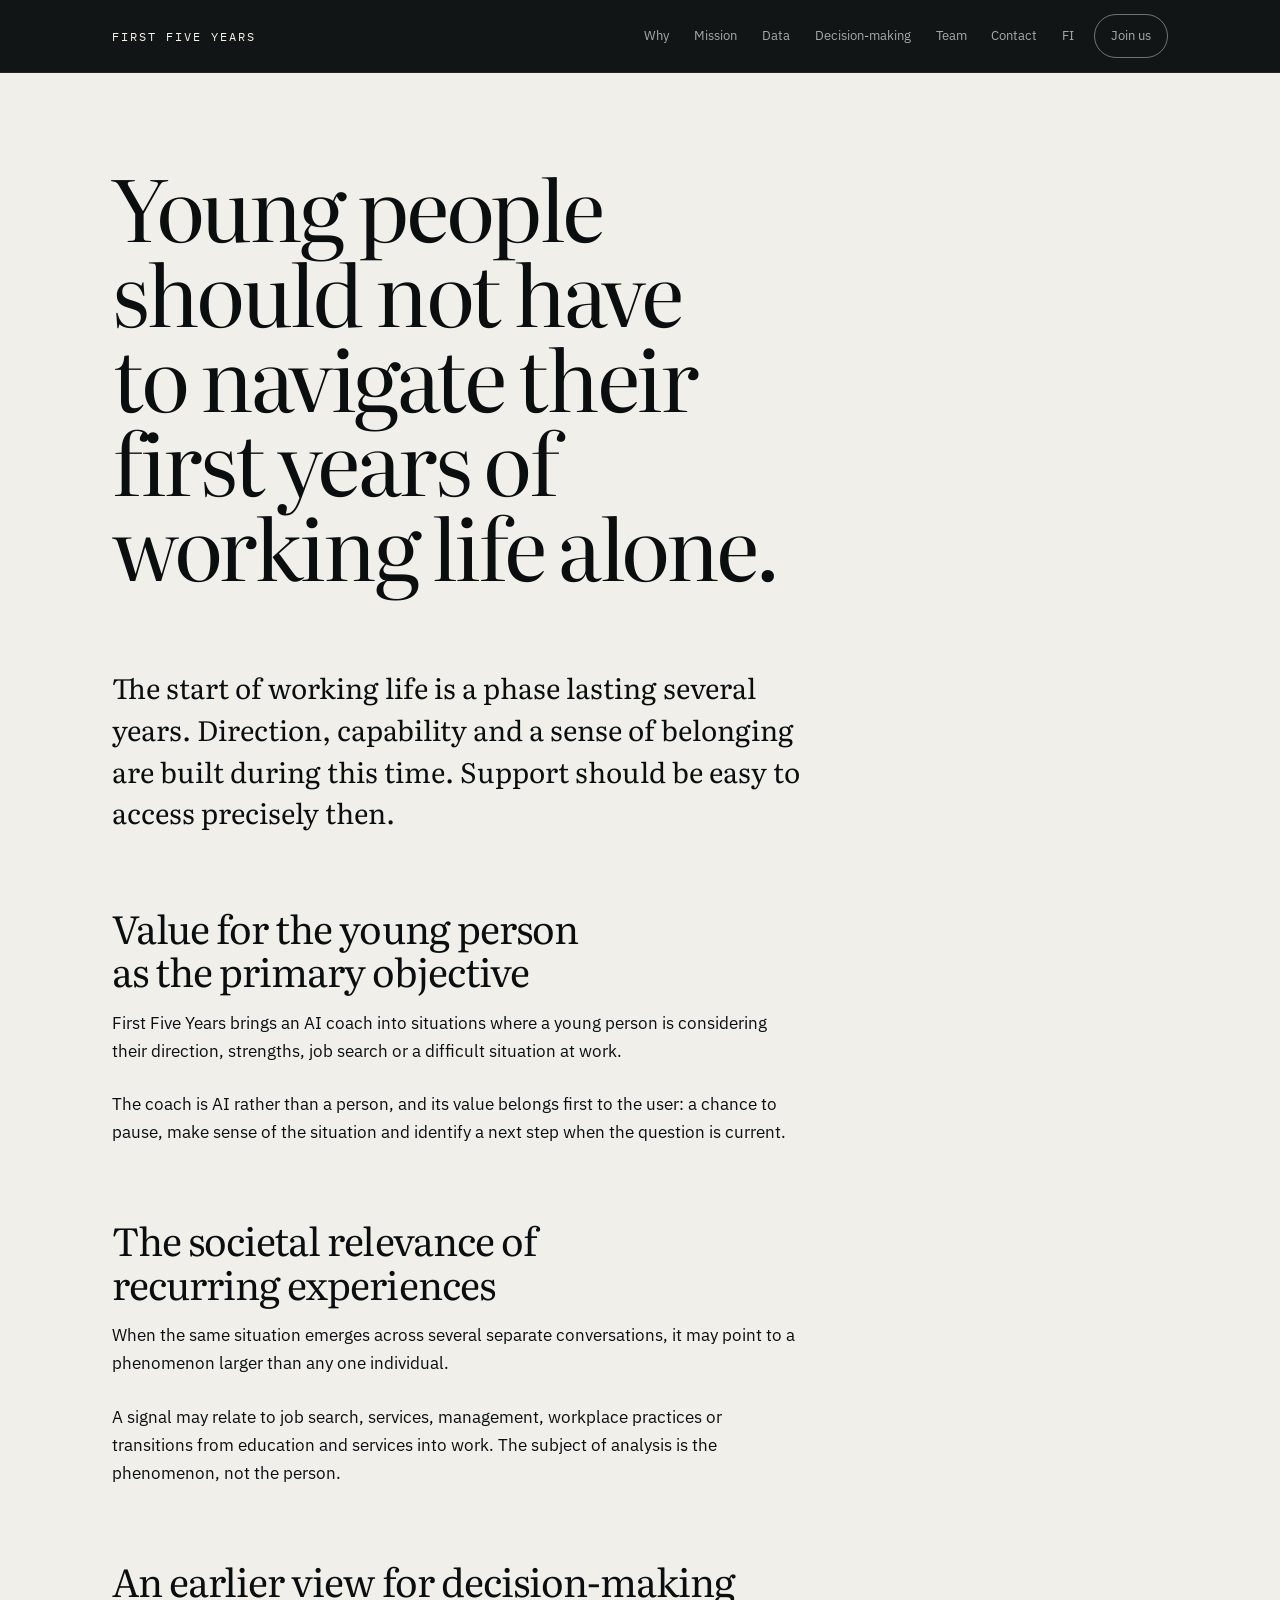
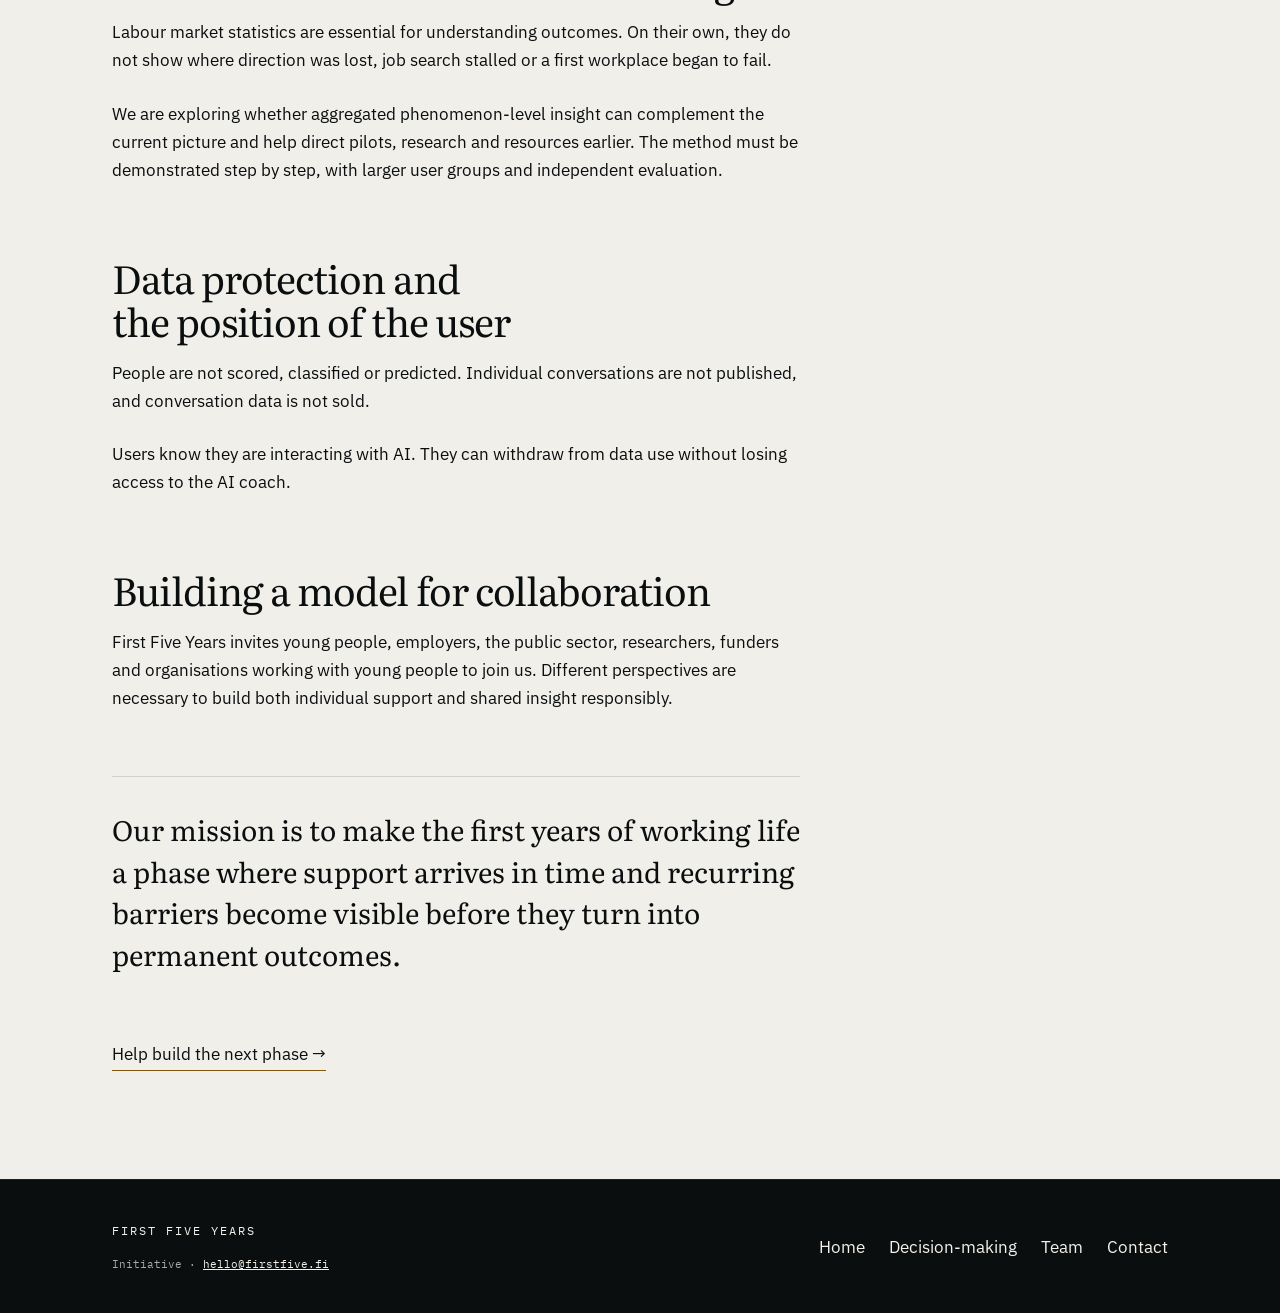
<file: en/mission.html>
<!doctype html>
<html lang="en">
<head>
  <meta charset="utf-8">
  <meta name="viewport" content="width=device-width, initial-scale=1">

  <title>Mission | First Five Years</title>

  <link rel="icon" href="/favicon.png" type="image/png">
  <link rel="icon" href="/favicon.ico" sizes="any">

  <meta
    name="description"
    content="Our mission is to support young people in their first years of working life and identify recurring barriers before they become permanent outcomes."
  >
  <meta name="robots" content="index, follow, max-image-preview:large">
  <meta name="theme-color" content="#0b0e0f">

  <link rel="canonical" href="https://firstfive.fi/en/mission.html">
  <link rel="alternate" hreflang="fi" href="https://firstfive.fi/missio.html">
  <link rel="alternate" hreflang="en" href="https://firstfive.fi/en/mission.html">
  <link rel="alternate" hreflang="x-default" href="https://firstfive.fi/missio.html">

  <meta property="og:type" content="website">
  <meta property="og:locale" content="en_US">
  <meta property="og:locale:alternate" content="fi_FI">
  <meta property="og:site_name" content="First Five Years">
  <meta property="og:title" content="Mission | First Five Years">
  <meta
    property="og:description"
    content="Support at the start of working life and earlier insight into the barriers young people face."
  >
  <meta property="og:url" content="https://firstfive.fi/en/mission.html">
  <meta property="og:image" content="https://firstfive.fi/assets/kuvat/hero-young-people.png">
  <meta property="og:image:width" content="1536">
  <meta property="og:image:height" content="1024">
  <meta property="og:image:type" content="image/png">
  <meta property="og:image:alt" content="Three young adults from different backgrounds look across Helsinki towards the Cathedral at sunset.">

  <meta name="twitter:card" content="summary_large_image">
  <meta name="twitter:title" content="Mission | First Five Years">
  <meta name="twitter:description" content="Support at the start of working life and earlier insight into the barriers young people face.">
  <meta name="twitter:image" content="https://firstfive.fi/assets/kuvat/hero-young-people.png">
  <meta name="twitter:image:alt" content="Three young adults from different backgrounds look across Helsinki towards the Cathedral at sunset.">

  <script type="application/ld+json">
  {
    "@context": "https://schema.org",
    "@type": "AboutPage",
    "@id": "https://firstfive.fi/en/mission.html#webpage",
    "url": "https://firstfive.fi/en/mission.html",
    "name": "Mission | First Five Years",
    "description": "Our mission is to support young people in their first years of working life and identify recurring barriers before they become permanent outcomes.",
    "isPartOf": { "@id": "https://firstfive.fi/#website" },
    "about": { "@id": "https://firstfive.fi/#organization" },
    "inLanguage": "en",
    "primaryImageOfPage": {
      "@type": "ImageObject",
      "url": "https://firstfive.fi/assets/kuvat/hero-young-people.png",
      "width": 1536,
      "height": 1024
    }
  }
  </script>

  <link rel="stylesheet" href="/assets/styles.css?v=20260810-1">

  <link rel="preconnect" href="https://fonts.googleapis.com">
  <link rel="preconnect" href="https://fonts.gstatic.com" crossorigin>
  <link
    rel="preload"
    as="style"
    href="https://fonts.googleapis.com/css2?family=IBM+Plex+Mono:wght@400;500&family=IBM+Plex+Sans:wght@400;500;600&family=Literata:opsz,wght@7..72,400;7..72,500&display=swap"
    onload="this.onload=null;this.rel='stylesheet'"
  >
  <noscript>
    <link rel="stylesheet" href="https://fonts.googleapis.com/css2?family=IBM+Plex+Mono:wght@400;500&family=IBM+Plex+Sans:wght@400;500;600&family=Literata:opsz,wght@7..72,400;7..72,500&display=swap">
  </noscript>
</head>

<body>

<a class="skip" href="#main">Skip to content</a>

<header class="masthead">
  <div class="wrap masthead-inner">
    <a class="wordmark" href="/en/">First Five Years</a>

    <nav class="nav" aria-label="Main navigation">
      <a href="/en/#why">Why</a>
      <a href="/en/mission.html" aria-current="page">Mission</a>
      <a href="/en/#evidence">Data</a>
      <a href="/en/#decision-making">Decision-making</a>
      <a href="/en/#people">Team</a>
      <a href="/en/#contact">Contact</a>
      <a href="/missio.html" lang="fi" hreflang="fi" aria-label="Suomenkielinen versio">FI</a>
      <a class="nav-cta" href="/en/#contact">Join us</a>
    </nav>
  </div>
</header>

<main id="main">
  <article class="mission-page">

    <h1>
      Young people should not have to navigate
      their first years of working life alone.
    </h1>

    <div class="mission-body">
      <p class="mission-lede">
        The start of working life is a phase lasting several years.
        Direction, capability and a sense of belonging are built during this time.
        Support should be easy to access precisely then.
      </p>

      <h2>Value for the young person as the primary objective</h2>

      <p>
        First Five Years brings an AI coach into situations where a young person
        is considering their direction, strengths, job search
        or a difficult situation at work.
      </p>

      <p>
        The coach is AI rather than a person,
        and its value belongs first to the user: a chance to pause,
        make sense of the situation and identify a next step
        when the question is current.
      </p>

      <h2>The societal relevance of recurring experiences</h2>

      <p>
        When the same situation emerges across several separate conversations,
        it may point to a phenomenon larger than any one individual.
      </p>

      <p>
        A signal may relate to job search, services, management,
        workplace practices or transitions from education and services into work.
        The subject of analysis is the phenomenon, not the person.
      </p>

      <h2>An earlier view for decision-making</h2>

      <p>
        Labour market statistics are essential for understanding outcomes.
        On their own, they do not show where direction was lost,
        job search stalled or a first workplace began to fail.
      </p>

      <p>
        We are exploring whether aggregated phenomenon-level insight
        can complement the current picture and help direct pilots,
        research and resources earlier.
        The method must be demonstrated step by step,
        with larger user groups and independent evaluation.
      </p>

      <h2>Data protection and the position of the user</h2>

      <p>
        People are not scored, classified or predicted.
        Individual conversations are not published,
        and conversation data is not sold.
      </p>

      <p>
        Users know they are interacting with AI.
        They can withdraw from data use without losing access to the AI coach.
      </p>

      <h2>Building a model for collaboration</h2>

      <p>
        First Five Years invites young people, employers, the public sector,
        researchers, funders and organisations working with young people to join us.
        Different perspectives are necessary to build both individual support
        and shared insight responsibly.
      </p>

      <p class="mission-close">
        Our mission is to make the first years of working life
        a phase where support arrives in time
        and recurring barriers become visible
        before they turn into permanent outcomes.
      </p>
    </div>

    <p class="back-link">
      <a class="textlink" href="/en/#contact">Help build the next phase →</a>
    </p>

  </article>
</main>

<footer class="footer">
  <div class="wrap footer-inner">
    <div>
      <p class="wordmark">First Five Years</p>
      <p class="legal">
        Initiative · <a href="mailto:hello@firstfive.fi">hello@firstfive.fi</a>
      </p>
    </div>

    <nav class="footer-nav" aria-label="Footer">
      <a href="/en/">Home</a>
      <a href="/en/#decision-making">Decision-making</a>
      <a href="/en/#people">Team</a>
      <a href="/en/#contact">Contact</a>
    </nav>
  </div>
</footer>

<script src="/assets/main.js?v=20260810-1" defer></script>

</body>
</html>
</file>
<file: assets/styles.css>
:root {
  --paper: #f0efe9;
  --paper-dim: #e6e4dd;

  --ink: #0b0e0f;
  --ink-soft: #181c1e;

  --muted: #626762;
  --rule: #d1d2cb;

  --signal: #c98a16;
  --signal-lit: #e8b54a;
  --signal-ink: #80570d;

  --on-ink: #f3f1ea;
  --on-ink-muted: #a7aba7;

  --display: "Literata", Georgia, serif;
  --body: "IBM Plex Sans", system-ui, sans-serif;
  --mono: "IBM Plex Mono", ui-monospace, monospace;

  --content: 74rem;
  --gutter: clamp(1.25rem, 5vw, 5rem);
}


/* =========================================================
   RESET
   ========================================================= */

*,
*::before,
*::after {
  box-sizing: border-box;
}

html {
  scroll-behavior: smooth;
  -webkit-text-size-adjust: 100%;
}

body {
  margin: 0;

  background: var(--paper);
  color: var(--ink);

  font-family: var(--body);
  font-size: clamp(1rem, 0.97rem + 0.15vw, 1.0625rem);
  line-height: 1.65;

  -webkit-font-smoothing: antialiased;
  text-rendering: optimizeLegibility;
}

img,
svg {
  max-width: 100%;
}

img {
  display: block;
  height: auto;
}

button,
input,
textarea,
select {
  font: inherit;
}

a {
  color: inherit;
}

p {
  margin: 0 0 1.15em;
}

p:last-child {
  margin-bottom: 0;
}

h1,
h2,
h3 {
  margin: 0;

  font-family: var(--display);
  font-weight: 400;

  letter-spacing: -0.025em;

  text-wrap: balance;
}

h2 {
  font-size: clamp(2rem, 1.3rem + 2.7vw, 3.8rem);
  line-height: 1.05;
}

h3 {
  font-size: clamp(1.3rem, 1.1rem + 0.7vw, 1.8rem);
  line-height: 1.2;
}


/* =========================================================
   ACCESSIBILITY
   ========================================================= */

.skip {
  position: absolute;
  left: -9999px;
  top: 0;

  z-index: 9999;

  padding: 0.8rem 1rem;

  background: var(--signal-lit);
  color: var(--ink);

  font-weight: 600;
}

.skip:focus {
  left: 1rem;
  top: 1rem;
}

.sr-only {
  position: absolute;

  width: 1px;
  height: 1px;

  padding: 0;
  margin: -1px;

  overflow: hidden;

  clip: rect(0 0 0 0);
  clip-path: inset(50%);

  white-space: nowrap;

  border: 0;
}

:focus-visible {
  outline: 3px solid var(--signal-ink);
  outline-offset: 3px;

  box-shadow:
    0 0 0 2px var(--paper);
}

.dark-section :focus-visible,
.hero :focus-visible,
.masthead :focus-visible,
.footer :focus-visible,
.impact-solution :focus-visible,
.slush-section :focus-visible {
  outline-color: var(--signal-lit);

  box-shadow:
    0 0 0 2px var(--ink);
}


/* =========================================================
   GLOBAL
   ========================================================= */

.wrap {
  width: min(var(--content), 100%);

  margin-inline: auto;

  padding-inline: var(--gutter);
}

section:not(.hero):not(.impact-section) {
  padding-block: clamp(5rem, 11vh, 9rem);
}

.eyebrow,
.subhead,
.source-line,
.legal {
  font-family: var(--mono);
}

.eyebrow {
  margin: 0 0 1.6rem;

  font-size: 0.74rem;
  line-height: 1.4;

  letter-spacing: 0.14em;
  text-transform: uppercase;

  color: var(--muted);
}

.eyebrow .idx {
  margin-right: 0.9rem;

  color: var(--signal-ink);
}

.subhead {
  margin: 0 0 0.6rem;

  font-size: 0.74rem;
  line-height: 1.4;

  letter-spacing: 0.12em;
  text-transform: uppercase;

  color: var(--muted);
}

.dark-section {
  background: var(--ink);
  color: var(--on-ink);
}

.dark-section .eyebrow,
.dark-section .subhead {
  color: var(--on-ink-muted);
}

.dark-section .eyebrow .idx {
  color: var(--signal-lit);
}

.section-head {
  max-width: 54rem;

  margin-bottom: clamp(3rem, 7vw, 5rem);
}


/* =========================================================
   HEADER
   ========================================================= */

.masthead {
  position: sticky;
  top: 0;

  z-index: 200;

  background:
    rgba(11, 14, 15, 0.97);

  color: var(--on-ink);

  border-bottom:
    1px solid rgba(255, 255, 255, 0.08);

  backdrop-filter: blur(12px);
}

.masthead-inner {
  min-height: 72px;

  display: flex;
  align-items: center;
  justify-content: space-between;

  gap: 2rem;
}

.wordmark {
  flex: 0 0 auto;

  font-family: var(--mono);

  font-size: 0.78rem;

  letter-spacing: 0.16em;
  text-transform: uppercase;

  text-decoration: none;

  color: var(--on-ink);
}

.nav {
  display: flex;
  align-items: center;

  gap: 0.15rem;
}

.nav a {
  min-height: 44px;

  display: inline-flex;
  align-items: center;
  justify-content: center;

  padding-inline: 0.7rem;

  color: var(--on-ink-muted);

  font-size: 0.82rem;

  text-decoration: none;
}

.nav a:hover,
.nav a:focus-visible {
  color: var(--on-ink);
}

.nav-cta {
  margin-left: 0.4rem;

  padding-inline: 1rem !important;

  border:
    1px solid rgba(255, 255, 255, 0.4);

  border-radius: 999px;
}

.nav-cta:hover {
  border-color: var(--on-ink);
}


/* =========================================================
   HERO
   ========================================================= */

.hero {
  position: relative;

  width: 100%;

  min-height:
    calc(100vh - 72px);

  min-height:
    calc(100svh - 72px);

  overflow: hidden;

  background: var(--ink);
  color: var(--on-ink);
}

.hero__inner {
  position: relative;

  width: 100%;

  min-height:
    calc(100vh - 72px);

  min-height:
    calc(100svh - 72px);
}


/* Hero image */

.hero__visual {
  position: absolute;

  top: 0;
  right: 0;
  bottom: 0;

  width: 58%;
  height: 100%;

  overflow: hidden;

  z-index: 0;
}

.hero__visual img {
  width: 100%;
  height: 100%;

  object-fit: cover;
  object-position: 52% center;

  filter:
    brightness(0.8)
    saturate(0.83)
    contrast(1.05);
}

.hero__visual::before {
  content: "";

  position: absolute;
  inset: 0;

  z-index: 2;

  background:
    linear-gradient(
      90deg,
      var(--ink) 0%,
      rgba(11, 14, 15, 0.98) 6%,
      rgba(11, 14, 15, 0.9) 15%,
      rgba(11, 14, 15, 0.62) 29%,
      rgba(11, 14, 15, 0.2) 47%,
      transparent 64%
    );

  pointer-events: none;
}

.hero__visual::after {
  content: "";

  position: absolute;
  inset: 0;

  z-index: 3;

  background:
    linear-gradient(
      180deg,
      rgba(11, 14, 15, 0.18),
      transparent 25%,
      transparent 72%,
      rgba(11, 14, 15, 0.3)
    );

  pointer-events: none;
}


/* Hero copy */

.hero__content {
  position: relative;

  z-index: 10;

  width: min(var(--content), 100%);

  min-height:
    calc(100vh - 72px);

  min-height:
    calc(100svh - 72px);

  margin-inline: auto;

  padding:
    clamp(5rem, 10vh, 8rem)
    var(--gutter)
    clamp(5rem, 9vh, 7rem);

  display: flex;
  flex-direction: column;
  justify-content: center;
  align-items: flex-start;
}

.hero__eyebrow {
  margin: 0 0 1.8rem;

  font-family: var(--mono);

  font-size: 0.72rem;

  letter-spacing: 0.14em;
  text-transform: uppercase;

  color:
    rgba(243, 241, 234, 0.65);
}

.hero h1 {
  width: min(14ch, 53vw);

  margin: 0;

  font-family: var(--display);

  font-size:
    clamp(3.3rem, 5.15vw, 6.3rem);

  font-weight: 400;

  line-height: 0.99;

  letter-spacing: -0.045em;

  color: var(--on-ink);
}

.hero h1 em {
  font-style: italic;
  font-weight: 400;

  color: var(--signal-lit);
}

.hero__lead {
  width: min(31rem, 42vw);

  margin: 2.2rem 0 0;

  font-size:
    clamp(1.05rem, 0.98rem + 0.3vw, 1.25rem);

  line-height: 1.55;

  color:
    rgba(243, 241, 234, 0.78);
}

.hero__data-path {
  width: min(39rem, 52vw);

  margin: 1.6rem 0 0;
  padding: 1rem 0 0;

  display: flex;
  align-items: center;
  flex-wrap: wrap;

  gap: 0.7rem;

  border-top:
    1px solid rgba(255, 255, 255, 0.14);

  list-style: none;

  font-family: var(--mono);

  font-size: 0.68rem;
  line-height: 1.4;

  letter-spacing: 0.07em;
  text-transform: uppercase;

  color: var(--on-ink-muted);
}

.hero__data-path li:not(:last-child)::after {
  content: "→";

  margin-left: 0.7rem;

  color: var(--signal-lit);
}


/* Hero arrow */

.hero__scroll {
  position: absolute;

  left: 50%;
  bottom: 2rem;

  width: 48px;
  height: 48px;

  transform:
    translateX(-50%);

  display: grid;
  place-items: center;

  color: var(--on-ink);

  text-decoration: none;
}

.hero__scroll span {
  position: relative;

  width: 18px;
  height: 26px;
}

.hero__scroll span::before {
  content: "";

  position: absolute;

  left: 50%;
  top: 0;

  width: 1px;
  height: 21px;

  background: currentColor;

  transform:
    translateX(-50%);
}

.hero__scroll span::after {
  content: "";

  position: absolute;

  left: 50%;
  bottom: 1px;

  width: 10px;
  height: 10px;

  border-right:
    1px solid currentColor;

  border-bottom:
    1px solid currentColor;

  transform:
    translateX(-50%)
    rotate(45deg);
}

.hero__scroll:hover {
  color: var(--signal-lit);
}


/* =========================================================
   01 STATEMENT
   ========================================================= */

.statement-section {
  background: var(--paper);
}

.statement-title {
  max-width: 13ch;

  font-size:
    clamp(2.8rem, 1.5rem + 5vw, 6rem);

  line-height: 1;
}

.statement-title em {
  display: block;

  margin-top: 0.15em;

  color: var(--signal-ink);
}


/* =========================================================
   VOICES
   ========================================================= */

.voices-section {
  background: var(--ink);
}

.voices {
  display: grid;

  grid-template-columns:
    repeat(3, minmax(0, 1fr));

  border-top:
    1px solid rgba(255, 255, 255, 0.15);

  border-bottom:
    1px solid rgba(255, 255, 255, 0.15);
}

.voice {
  min-width: 0;

  min-height: 18rem;

  margin: 0;

  padding:
    clamp(1.7rem, 4vw, 3rem);

  border-right:
    1px solid rgba(255, 255, 255, 0.15);
}

.voice:last-child {
  border-right: 0;
}

.quote-mark {
  display: block;

  margin-bottom: 1.5rem;

  font-family: var(--display);

  font-size: 4rem;
  line-height: 0.7;

  color: var(--signal-lit);
}

.voice p {
  max-width: 12ch;

  margin: 0;

  font-family: var(--display);

  font-size:
    clamp(1.5rem, 1.1rem + 1.5vw, 2.5rem);

  line-height: 1.1;

  color: var(--on-ink);
}


/* =========================================================
   02 IMPACT
   ========================================================= */

.impact-section {
  position: relative;

  padding: 0;

  overflow: hidden;

  background: var(--ink);
}


/* Light statistics area */

.impact-stat {
  position: relative;

  min-height:
    clamp(20rem, 35vw, 29rem);

  background:
    radial-gradient(
      circle at 30% 10%,
      #f8f6ef 0%,
      var(--paper) 56%,
      #e9e7df 100%
    );

  color: var(--ink);
}

.impact-stat__inner {
  position: relative;

  min-height: inherit;

  display: grid;

  grid-template-columns:
    minmax(0, 1.2fr)
    minmax(16rem, 0.55fr);

  gap:
    clamp(2rem, 5vw, 5rem);

  align-items: center;

  padding-top:
    clamp(3.5rem, 7vw, 5.5rem);

  padding-bottom:
    clamp(4rem, 8vw, 6rem);
}

.impact-number {
  font-family: var(--display);

  font-size:
    clamp(8rem, 4rem + 13vw, 14rem);

  line-height: 0.72;

  letter-spacing: -0.075em;

  white-space: nowrap;
}

.impact-number span {
  position: relative;

  top: -0.05em;

  margin-left: 0.04em;

  font-size: 0.42em;

  letter-spacing: -0.04em;
}

.impact-stat__copy {
  grid-column: 2;

  align-self: center;

  margin-left:
    clamp(4rem, 7vw, 7rem);
}

.impact-stat__label {
  max-width: 14rem;

  margin: 0;

  font-size:
    clamp(1.05rem, 0.98rem + 0.25vw, 1.2rem);

  line-height: 1.35;

  font-weight: 500;
}

.impact-stat__statement {
  max-width: 14rem;

  margin:
    1.5rem
    0
    0;

  font-size:
    clamp(1rem, 0.95rem + 0.2vw, 1.1rem);

  line-height: 1.45;
}

.source-line {
  margin-top: 1.2rem;

  font-family: var(--mono);

  font-size: 0.7rem;

  color: var(--muted);
}

.source-line a {
  text-underline-offset: 3px;
}


/* Dark solution area */

.impact-solution {
  position: relative;

  background:
    radial-gradient(
      circle at 82% 40%,
      rgba(35, 68, 66, 0.18),
      transparent 35%
    ),
    var(--ink);

  color: var(--on-ink);
}

.impact-solution__inner {
  display: grid;

  grid-template-columns:
    minmax(22rem, 0.9fr)
    minmax(24rem, 1.1fr);

  gap:
    clamp(3rem, 7vw, 7rem);

  align-items: center;

  padding-top:
    clamp(5rem, 10vw, 8rem);

  padding-bottom:
    clamp(5rem, 10vw, 8rem);
}

.impact-solution__copy {
  position: relative;

  z-index: 4;

  width: 100%;
  min-width: 0;
}

.impact-solution .eyebrow {
  color: var(--on-ink-muted);
}

.impact-solution .eyebrow .idx {
  color: var(--signal-lit);
}

.impact-solution h2 {
  max-width: 13ch;

  font-size:
    clamp(2.8rem, 1.8rem + 2.6vw, 4.2rem);

  line-height: 0.99;

  color: var(--on-ink);
}

.impact-solution__lede {
  max-width: 27rem;

  margin:
    clamp(1.6rem, 3vw, 2.2rem)
    0
    0;

  font-size:
    clamp(1.05rem, 0.98rem + 0.3vw, 1.25rem);

  line-height: 1.5;

  color:
    rgba(243, 241, 234, 0.82);
}

.impact-benefits {
  display: grid;

  gap: 0.85rem;

  max-width: 31rem;

  margin:
    2rem
    0
    0;

  padding: 0;

  list-style: none;
}

.impact-benefits li {
  position: relative;

  padding-left: 2rem;

  line-height: 1.45;

  color: var(--on-ink);
}

.impact-benefits li::before {
  content: "✓";

  position: absolute;

  left: 0;
  top: 0.05rem;

  width: 1.25rem;
  height: 1.25rem;

  display: grid;
  place-items: center;

  border-radius: 50%;

  background: var(--signal-lit);

  color: var(--ink);

  font-size: 0.74rem;
  font-weight: 600;
}

/* AI coach image */

.impact-phone {
  position: relative;

  width: 100%;
  max-width: 44rem;
  min-width: 0;

  margin: 0;

  overflow: visible;

  border: 0;

  background: transparent;

  box-shadow: none;
}

.impact-phone img {
  width: 100%;
  height: auto;
}


/* =========================================================
   03 PILOT
   ========================================================= */

.pilot-section {
  background: var(--paper);
}

.pilot-heading {
  max-width: 52rem;
}

.pilot-heading h2 {
  max-width: 17ch;
}

.pilot-numbers {
  display: grid;

  grid-template-columns:
    repeat(3, minmax(0, 1fr));

  margin-top:
    clamp(4rem, 8vw, 6rem);

  border-top:
    1px solid var(--rule);

  border-bottom:
    1px solid var(--rule);
}

.pilot-stat {
  min-width: 0;

  padding:
    clamp(2rem, 4vw, 3rem);

  border-right:
    1px solid var(--rule);
}

.pilot-stat:last-child {
  border-right: 0;
}

.pilot-number {
  font-family: var(--display);

  font-size:
    clamp(4rem, 2.6rem + 5vw, 7rem);

  line-height: 0.9;

  letter-spacing: -0.05em;

  white-space: nowrap;
}

.pilot-stat p {
  margin-top: 0.7rem;
}

.pilot-copy {
  max-width: 60rem;

  margin-top: 3rem;

  display: grid;

  grid-template-columns:
    repeat(2, minmax(0, 1fr));

  gap:
    clamp(2rem, 6vw, 5rem);
}


/* =========================================================
   04 INSIGHT
   ========================================================= */

.insight-section {
  background: var(--paper);
}

.insight-grid,
.national-grid {
  display: grid;

  grid-template-columns:
    minmax(0, 1fr)
    minmax(20rem, 0.9fr);

  gap:
    clamp(3rem, 8vw, 7rem);

  align-items: start;
}

.insight-copy h2,
.national-copy h2 {
  max-width: 15ch;
}

.insight-body,
.national-body {
  padding-top: 2.3rem;
}

.insight-body p + p,
.national-body p + p {
  margin-top: 1.4rem;
}


/* =========================================================
   05 NATIONAL
   ========================================================= */

.national-section {
  background: var(--paper-dim);
}

.national-lede {
  font-family: var(--display);

  font-size:
    clamp(1.35rem, 1.1rem + 0.8vw, 1.8rem);

  line-height: 1.45;
}


/* =========================================================
   SLUSH
   ========================================================= */

.slush-section {
  background: var(--ink);

  color: var(--on-ink);
}

.slush-section .eyebrow {
  color: var(--on-ink-muted);
}

.slush-grid {
  display: grid;

  grid-template-columns:
    minmax(0, 0.8fr)
    minmax(0, 1.2fr);

  gap:
    clamp(3rem, 8vw, 7rem);

  align-items: end;
}

.slush-number {
  font-family: var(--display);

  font-size:
    clamp(6rem, 3rem + 10vw, 11rem);

  line-height: 0.75;

  letter-spacing: -0.06em;
}

.slush-copy h2 {
  max-width: 16ch;

  font-size:
    clamp(1.8rem, 1.3rem + 1.5vw, 2.8rem);

  line-height: 1.08;
}

.slush-copy p {
  margin-top: 1.25rem;

  color: var(--on-ink-muted);
}


.textlink {
  display: inline-block;

  padding-bottom: 2px;

  text-decoration: none;

  border-bottom:
    1px solid var(--signal-ink);
}

.textlink:hover {
  border-bottom-width: 2px;
}


/* =========================================================
   PEOPLE
   ========================================================= */

.people-section {
  background: var(--paper-dim);
}

.founders {
  display: grid;

  grid-template-columns:
    repeat(2, minmax(0, 22rem));

  gap:
    clamp(2.5rem, 6vw, 5rem);

  max-width: 52rem;

  justify-content: space-between;
}

.founder {
  min-width: 0;
}

.founder-portrait {
  width: 100%;
  max-width: 22rem;

  margin: 0 0 1.6rem;

  overflow: hidden;

  background: var(--paper);

  aspect-ratio: 4 / 5;
}

.founder-portrait img {
  width: 100%;

  height: 100%;

  object-fit: cover;

  object-position: center 24%;

  filter:
    grayscale(1)
    contrast(1.04);
}

.founder h3 {
  margin-bottom: 0.8rem;
}

.founder > p:last-child {
  max-width: 31rem;
}

.partner {
  max-width: 42rem;

  margin-top:
    clamp(4rem, 8vw, 6rem);

  padding-top: 2rem;

  border-top:
    1px solid var(--rule);
}


/* =========================================================
   RULES
   ========================================================= */

.rules-section {
  background: var(--paper);
}

.rules-grid {
  display: grid;

  grid-template-columns:
    repeat(2, minmax(0, 1fr));

  gap: 1px;

  background: var(--rule);

  border:
    1px solid var(--rule);
}

.rule {
  min-height: 11rem;

  padding:
    clamp(1.5rem, 4vw, 2.5rem);

  background: var(--paper);
}

.rule > span {
  display: block;

  margin-bottom: 2rem;

  font-family: var(--mono);

  font-size: 0.72rem;

  color: var(--signal-ink);
}

.rule h3 {
  max-width: 21ch;

  margin-bottom: 0;
}

.rule:last-child {
  grid-column: 1 / -1;

  min-height: auto;

  display: grid;

  grid-template-columns:
    3rem minmax(0, 1fr);

  column-gap: clamp(1.5rem, 4vw, 3rem);

  align-items: start;
}

.rule:last-child > span,
.rule:last-child h3 {
  margin-bottom: 0;
}


/* =========================================================
   CONTACT
   ========================================================= */

.contact-section {
  background: var(--ink);
  color: var(--on-ink);

  overflow: hidden;
}

.contact-layout {
  display: grid;

  grid-template-columns:
    minmax(30rem, 1.1fr)
    minmax(26rem, 0.9fr);

  gap:
    clamp(3rem, 5vw, 5rem);

  align-items: start;
}

.contact-intro,
.contact-form-wrap {
  min-width: 0;
}

.contact-intro {
  max-width: 38rem;
}

.contact-intro h2 {
  max-width: 16ch;

  font-size:
    clamp(2.6rem, 2rem + 2.2vw, 4rem);

  line-height: 1;
}

.contact-intro > p:not(.eyebrow):not(.contact-email) {
  margin-top: 1.7rem;

  color: var(--on-ink-muted);
}

.contact-email {
  margin-top: 2rem;

  font-size: 1.25rem;
}

.contact-email a {
  text-underline-offset: 4px;
}

.contact-form-wrap {
  width: 100%;
}

.contact-form {
  width: 100%;
}

.form-instructions {
  margin-bottom: 1.5rem;

  color: var(--on-ink-muted);

  font-size: 0.83rem;
  line-height: 1.5;
}

.form-row {
  display: grid;

  grid-template-columns:
    repeat(2, minmax(0, 1fr));

  gap: 1rem;
}

.field {
  min-width: 0;

  margin-bottom: 1.2rem;
}

.field label {
  display: block;

  margin-bottom: 0.45rem;

  font-family: var(--mono);

  font-size: 0.72rem;
  line-height: 1.4;

  color: var(--on-ink-muted);
}

.field label span {
  margin-left: 0.35rem;

  font-family: var(--body);

  font-size: 0.76rem;
}

.field input,
.field textarea {
  display: block;

  width: 100%;

  min-width: 0;
  min-height: 48px;

  padding:
    0.85rem
    0.9rem;

  background:
    rgba(255, 255, 255, 0.025);

  color: var(--on-ink);

  border:
    1px solid rgba(255, 255, 255, 0.34);

  border-radius: 2px;

  transition:
    border-color 160ms ease,
    background-color 160ms ease;
}

.field input:hover,
.field textarea:hover {
  border-color:
    rgba(255, 255, 255, 0.66);
}

.field input:focus,
.field textarea:focus {
  border-color: var(--signal-lit);

  background:
    rgba(255, 255, 255, 0.04);

  outline: 0;
}

.field textarea {
  min-height: 9rem;

  resize: vertical;
}

.field input[aria-invalid="true"],
.field textarea[aria-invalid="true"] {
  border-color: #ff9b8d;

  box-shadow:
    inset 3px 0 0 #ff9b8d;
}

.field-error {
  min-height: 1.1rem;

  margin: 0.35rem 0 0;

  color: #ffb1a7;

  font-size: 0.82rem;
  line-height: 1.4;
}

.consent {
  display: grid;

  grid-template-columns:
    auto
    minmax(0, 1fr);

  gap:
    0.6rem
    0.75rem;

  align-items: start;
}

.consent input {
  width: 1.2rem;
  height: 1.2rem;

  margin-top: 0.25rem;

  accent-color: var(--signal-lit);
}

.consent label {
  margin: 0;

  font-family: var(--body);

  font-size: 0.9rem;
  line-height: 1.45;
}

.consent .field-error {
  grid-column: 2;
}

.hp {
  position: absolute;

  left: -9999px;
}

.btn {
  display: inline-flex;

  align-items: center;
  justify-content: center;

  min-height: 48px;

  padding:
    0.85rem
    1.5rem;

  border: 0;
  border-radius: 999px;

  cursor: pointer;
}

.btn-signal {
  background: var(--signal-lit);
  color: var(--ink);

  font-weight: 500;
}

.btn-signal:hover {
  background: #f0c15e;
}

.btn:disabled {
  opacity: 0.68;

  cursor: wait;
}

.form-msg {
  min-height: 1.4rem;

  margin-top: 1rem;

  font-family: var(--mono);

  font-size: 0.82rem;
  line-height: 1.5;
}


/* =========================================================
   FOOTER
   ========================================================= */

.footer {
  padding-block: 2.5rem;

  background: var(--ink);
  color: var(--on-ink-muted);

  border-top:
    1px solid rgba(255, 255, 255, 0.08);
}

.footer-inner {
  display: flex;

  align-items: center;
  justify-content: space-between;

  gap: 2rem;

  flex-wrap: wrap;
}

.footer .wordmark {
  color: var(--on-ink);
}

.legal {
  margin: 0.4rem 0 0;

  font-family: var(--mono);

  font-size: 0.7rem;
}

.legal a {
  color: var(--on-ink);
}

.footer-nav {
  display: flex;

  flex-wrap: wrap;

  gap:
    0.25rem
    1.5rem;
}

.footer-nav a {
  min-height: 44px;

  display: inline-flex;
  align-items: center;

  color: var(--on-ink);

  text-decoration: none;
}

.footer-nav a:hover {
  text-decoration: underline;

  text-underline-offset: 4px;
}


/* =========================================================
   REVEAL
   ========================================================= */

.reveal {
  opacity: 1;

  transform: none;
}

html.reveal-ready .reveal {
  opacity: 0;

  transform:
    translateY(16px);

  transition:
    opacity 500ms ease,
    transform 500ms ease;
}

html.reveal-ready .reveal.in {
  opacity: 1;

  transform: none;
}


/* =========================================================
   MISSION PAGE
   ========================================================= */

.mission-page {
  width:
    min(var(--content), 100%);

  margin-inline: auto;

  padding:
    clamp(5rem, 10vh, 8rem)
    var(--gutter)
    clamp(6rem, 12vh, 9rem);
}

.mission-page > h1 {
  max-width: 14ch;

  margin: 0;

  font-family: var(--display);

  font-size:
    clamp(3rem, 1.7rem + 4.5vw, 6rem);

  font-weight: 400;

  line-height: 1;

  letter-spacing: -0.04em;
}

.mission-body {
  width: min(100%, 43rem);

  margin-top:
    clamp(3rem, 7vw, 5rem);
}

.mission-body > p:first-child {
  font-family: var(--display);

  font-size:
    clamp(1.35rem, 1.1rem + 0.8vw, 1.8rem);

  line-height: 1.5;
}

.mission-body p {
  margin-bottom: 1.5em;
}

.mission-body h2 {
  margin:
    clamp(3rem, 7vw, 4.5rem)
    0
    1rem;

  font-size:
    clamp(1.8rem, 1.3rem + 1.4vw, 2.6rem);

  line-height: 1.12;
}

.mission-close {
  margin-top: 4rem;

  padding-top: 2rem;

  border-top:
    1px solid var(--rule);

  font-family: var(--display);

  font-size:
    clamp(1.35rem, 1.1rem + 0.8vw, 1.8rem);

  line-height: 1.5;
}

.back-link {
  margin-top: 4rem;
}


/* =========================================================
   MEDIUM DESKTOP / TABLET
   ========================================================= */

@media (max-width: 70rem) {

  .impact-stat__inner {
    grid-template-columns:
      minmax(0, 0.9fr)
      minmax(15rem, 0.55fr);
  }

  .impact-number {
    font-size:
      clamp(7rem, 14vw, 11rem);
  }

  .impact-solution__inner {
    gap: clamp(2rem, 5vw, 4rem);
  }

}


@media (max-width: 64rem) {

  .masthead-inner {
    align-items: flex-start;

    flex-direction: column;

    padding-block: 1rem;
  }

  .nav {
    width: 100%;

    overflow-x: auto;

    padding-bottom: 0.1rem;
  }

  .nav a {
    flex: 0 0 auto;
  }


  .hero__visual {
    width: 62%;
  }

  .hero h1 {
    width: min(14ch, 61vw);

    font-size:
      clamp(3rem, 6vw, 5rem);
  }

  .hero__lead {
    width: min(28rem, 50vw);
  }


  .insight-grid,
  .national-grid,
  .slush-grid,
  .contact-layout {
    grid-template-columns: 1fr;
  }


  .contact-intro {
    max-width: 38rem;
  }

  .contact-form-wrap {
    max-width: 42rem;
  }

}


/* =========================================================
   MOBILE
   ========================================================= */

@media (max-width: 48rem) {

  section:not(.hero):not(.impact-section) {
    padding-block: 4.5rem;
  }


  /* Header */

  .masthead-inner {
    gap: 0.7rem;
  }

  .nav {
    scrollbar-width: none;
  }

  .nav::-webkit-scrollbar {
    display: none;
  }


  /* Hero */

  .hero {
    min-height: auto;
  }

  .hero__inner {
    min-height: auto;

    display: flex;
    flex-direction: column;
  }

  .hero__visual {
    position: relative;

    order: 1;

    width: 100%;
    height: 48svh;
    min-height: 340px;
  }

  .hero__visual::before {
    background:
      linear-gradient(
        180deg,
        transparent 42%,
        rgba(11, 14, 15, 0.45) 74%,
        var(--ink) 100%
      );
  }

  .hero__visual::after {
    display: none;
  }

  .hero__content {
    order: 2;

    width: 100%;

    min-height: auto;

    padding:
      1rem
      var(--gutter)
      5rem;

    justify-content: flex-start;
  }

  .hero h1 {
    width: 100%;
    max-width: none;

    font-size:
      clamp(2.7rem, 11vw, 4rem);

    line-height: 1;
  }

  .hero__lead {
    width: 100%;
    max-width: 31rem;
  }

  .hero__data-path {
    width: 100%;
    max-width: 31rem;
  }

  .hero__scroll {
    left: auto;
    right: var(--gutter);

    bottom: 1rem;

    transform: none;
  }


  /* Voices */

  .voices {
    grid-template-columns: 1fr;
  }

  .voice {
    min-height: auto;

    border-right: 0;

    border-bottom:
      1px solid rgba(255, 255, 255, 0.15);
  }

  .voice:last-child {
    border-bottom: 0;
  }


  /* Impact */

  .impact-stat {
    min-height: auto;
  }

  .impact-stat__inner {
    display: grid;

    grid-template-columns: 1fr;

    gap: 2rem;

    padding-top: 4rem;
    padding-bottom: 4rem;
  }

  .impact-number {
    font-size:
      clamp(7rem, 33vw, 11rem);
  }

  .impact-stat__copy {
    grid-column: auto;

    max-width: 18rem;

    margin-left: 0;
  }

  .impact-phone {
    position: relative;

    top: auto;
    right: auto;

    z-index: 4;

    width: 100%;
    max-width: 100%;

    margin: 0;
  }

  .impact-solution {
    min-height: auto;
  }

  .impact-solution__inner {
    display: grid;

    grid-template-columns: minmax(0, 1fr);

    gap: 3rem;

    padding-top: 5rem;
    padding-bottom: 5rem;
  }

  .impact-solution__copy {
    width: 100%;
    max-width: 34rem;

    padding-right: 0;
  }

  .impact-solution h2 {
    max-width: 13ch;

    font-size:
      clamp(2.8rem, 11vw, 4.2rem);
  }


  /* Pilot */

  .pilot-numbers,
  .pilot-copy,
  .founders,
  .rules-grid,
  .form-row {
    grid-template-columns: 1fr;
  }

  .rule:last-child {
    grid-column: auto;

    min-height: 11rem;

    display: block;
  }

  .rule:last-child > span {
    margin-bottom: 2rem;
  }

  .rule:last-child h3 {
    margin-bottom: 0.8rem;
  }

  .pilot-stat {
    border-right: 0;

    border-bottom:
      1px solid var(--rule);
  }

  .pilot-stat:last-child {
    border-bottom: 0;
  }

  .pilot-copy {
    gap: 1.5rem;
  }


  /* People */

  .founder-portrait {
    max-width: 22rem;
  }


  /* Contact */

  .contact-layout {
    gap: 3.5rem;
  }

  .contact-intro h2 {
    max-width: 16ch;

    font-size:
      clamp(2.6rem, 9.5vw, 4rem);
  }

}


/* =========================================================
   SMALL MOBILE
   ========================================================= */

@media (max-width: 30rem) {

  .hero__visual {
    height: 44svh;
    min-height: 310px;
  }

  .hero h1 {
    font-size:
      clamp(2.45rem, 11vw, 3.4rem);
  }

  .impact-solution__inner {
    padding-top: 10rem;
  }

  .contact-intro h2 {
    max-width: 16ch;
  }

}


/* =========================================================
   REDUCED MOTION
   ========================================================= */

@media (prefers-reduced-motion: reduce) {

  html {
    scroll-behavior: auto;
  }

  *,
  *::before,
  *::after {
    animation-duration: 0.01ms !important;
    animation-iteration-count: 1 !important;
    transition-duration: 0.01ms !important;
  }

  .reveal,
  html.reveal-ready .reveal,
  html.reveal-ready .reveal.in {
    opacity: 1;

    transform: none;
  }

}


/* =========================================================
   HIGH CONTRAST
   ========================================================= */

@media (prefers-contrast: more) {

  .field input,
  .field textarea {
    border-color: currentColor;
  }

  .textlink {
    border-bottom-width: 2px;
  }

  .voice {
    border-color: currentColor;
  }

}


/* =========================================================
   DATA PAGE  (/data.html)
   ========================================================= */

:root {
  /* Validated marks — see dataviz checks.
     Single mark on paper: 3.60:1. Ordinal ramp: monotone L,
     adjacent dL >= 0.06, light end 2.05:1, single hue. */
  --data-mark: #a97112;
  --data-o1: #d99e2b;
  --data-o2: #ab7411;
  --data-o3: #7a520c;

  --data-surface: #f6f4ee;
  --data-track: #e6e3da;
  --data-grid: #dcdad2;
}

.data-page {
  width: min(var(--content), 100%);

  margin-inline: auto;

  padding:
    clamp(3.5rem, 8vh, 6rem)
    var(--gutter)
    clamp(6rem, 12vh, 9rem);
}


/* ---------- intro ---------- */

.data-intro > h1 {
  max-width: 26ch;

  margin: 0;

  font-family: var(--display);

  font-size:
    clamp(2.3rem, 1.5rem + 2.9vw, 4.2rem);

  font-weight: 400;

  line-height: 1.03;

  letter-spacing: -0.035em;
}

.data-lede {
  max-width: 44rem;

  margin-top: clamp(1.8rem, 4vw, 2.6rem);

  font-family: var(--display);

  font-size:
    clamp(1.2rem, 1.05rem + 0.6vw, 1.6rem);

  line-height: 1.5;
}

.layer-key {
  display: flex;
  flex-wrap: wrap;

  gap: 0.6rem 2rem;

  max-width: 48rem;

  margin: 2.2rem 0 0;
  padding: 1rem 0 0;

  border-top: 1px solid var(--rule);

  list-style: none;

  font-family: var(--mono);

  font-size: 0.72rem;
  line-height: 1.5;

  letter-spacing: 0.04em;

  color: var(--muted);
}

.layer-key li {
  display: flex;
  align-items: center;

  gap: 0.6rem;
}

.layer-key .swatch {
  flex: 0 0 auto;

  width: 0.85rem;
  height: 0.85rem;

  border-radius: 2px;
}

.layer-key__real .swatch {
  background: var(--data-mark);
}

.layer-key__concept .swatch {
  background:
    repeating-linear-gradient(
      45deg,
      var(--muted) 0 2px,
      transparent 2px 4px
    );

  border: 1px dashed var(--muted);
}


/* ---------- sections ---------- */

.data-page .data-section {
  padding-block: 0;

  margin-top: clamp(4rem, 9vw, 7rem);
}

.data-page .data-section > h2 {
  max-width: 26ch;

  font-size:
    clamp(1.75rem, 1.3rem + 1.6vw, 2.8rem);

  line-height: 1.1;
}

.data-body {
  max-width: 40rem;

  margin-top: 1.6rem;
}

.data-body--wide {
  max-width: 44rem;
}

.data-body p + p {
  margin-top: 1.3rem;
}

.data-page .source-line {
  max-width: 44rem;

  margin-top: 1.6rem;

  line-height: 1.6;
}


/* ---------- 01 scale ---------- */

.data-stats {
  display: grid;

  grid-template-columns: repeat(4, minmax(0, 1fr));

  margin-top: clamp(2.5rem, 5vw, 3.5rem);

  border-top: 1px solid var(--rule);
  border-bottom: 1px solid var(--rule);
}

.data-stat {
  min-width: 0;

  padding: clamp(1.4rem, 3vw, 2.1rem) clamp(0.9rem, 2vw, 1.6rem);

  border-right: 1px solid var(--rule);
}

.data-stat:first-child {
  padding-left: 0;
}

.data-stat:last-child {
  border-right: 0;
}

.data-stat__num {
  font-family: var(--display);

  font-size:
    clamp(2.4rem, 1.6rem + 2.6vw, 4rem);

  line-height: 0.95;

  letter-spacing: -0.045em;

  white-space: nowrap;
}

.data-stat p {
  margin: 0.7rem 0 0;

  font-size: 0.92rem;
  line-height: 1.4;

  color: var(--muted);
}


/* ---------- 02 pattern table ---------- */

.pattern-wrap {
  margin-top: clamp(2.5rem, 5vw, 3.5rem);

  overflow-x: auto;
}

.pattern-table {
  width: 100%;

  border-collapse: collapse;

  text-align: left;
}

.pattern-table th,
.pattern-table td {
  padding: 1.05rem 1.2rem 1.05rem 0;

  vertical-align: top;

  border-bottom: 1px solid var(--rule);
}

.pattern-table thead th {
  padding-bottom: 0.7rem;

  font-family: var(--mono);
  font-weight: 400;

  font-size: 0.7rem;

  letter-spacing: 0.12em;
  text-transform: uppercase;

  color: var(--muted);

  border-bottom: 1px solid var(--ink);
}

.pattern-table tbody th {
  width: 26%;
  min-width: 12rem;

  font-family: var(--body);
  font-weight: 500;

  line-height: 1.35;
}

.pt-idx {
  display: inline-block;

  width: 1.9rem;

  font-family: var(--mono);
  font-weight: 400;

  font-size: 0.74rem;

  color: var(--signal-ink);
}

.pt-quote {
  width: 46%;
  min-width: 15rem;

  font-family: var(--display);

  font-size: 1.02rem;
  line-height: 1.45;
}

.pt-strength {
  width: 28%;
  min-width: 9rem;

  font-family: var(--mono);

  font-size: 0.74rem;
  line-height: 1.5;

  letter-spacing: 0.06em;
  text-transform: uppercase;

  color: var(--signal-ink);
}


/* ---------- mechanism ---------- */

.mechanism {
  max-width: 46rem;

  margin-top: clamp(2.5rem, 5vw, 3.5rem);

  padding: clamp(1.6rem, 4vw, 2.4rem);

  background: var(--paper-dim);

  border-left: 3px solid var(--data-mark);
}

.mechanism-steps {
  margin: 0;
  padding: 0;

  list-style: none;

  counter-reset: mech;
}

.mechanism-steps li {
  position: relative;

  padding-left: 2.2rem;

  counter-increment: mech;

  line-height: 1.5;
}

.mechanism-steps li + li {
  margin-top: 0.9rem;
}

.mechanism-steps li::before {
  content: counter(mech);

  position: absolute;

  left: 0;
  top: 0.05rem;

  font-family: var(--mono);

  font-size: 0.74rem;

  color: var(--signal-ink);
}

.mechanism-steps b {
  font-weight: 400;

  color: var(--signal-ink);
}

.mechanism-note {
  margin: 1.6rem 0 0;
  padding-top: 1.2rem;

  border-top: 1px solid var(--rule);

  font-family: var(--display);

  font-size: 1.05rem;
  line-height: 1.55;
}


/* ---------- 03 factors ---------- */

.factor-grid {
  display: grid;

  grid-template-columns: repeat(2, minmax(0, 1fr));

  gap: 1px;

  margin-top: clamp(2.5rem, 5vw, 3.5rem);

  background: var(--rule);

  border: 1px solid var(--rule);
}

.factor {
  min-width: 0;

  padding: clamp(1.4rem, 3.5vw, 2.2rem);

  background: var(--paper);
}

.factor-idx {
  display: block;

  margin-bottom: 1.4rem;

  font-family: var(--mono);

  font-size: 0.72rem;

  color: var(--signal-ink);
}

.factor h3 {
  margin-bottom: 1.1rem;

  font-size: clamp(1.2rem, 1.05rem + 0.5vw, 1.5rem);
}

.factor p {
  margin: 0;

  font-size: 0.96rem;
  line-height: 1.5;
}

.factor p + p {
  margin-top: 0.9rem;
}

.factor p > span {
  display: block;

  margin-bottom: 0.25rem;

  font-family: var(--mono);

  font-size: 0.68rem;

  letter-spacing: 0.12em;
  text-transform: uppercase;

  color: var(--muted);
}

.factor-fix {
  color: var(--ink-soft);
}


/* =========================================================
   CONCEPT PANEL
   ========================================================= */

.panel {
  position: relative;

  margin-top: clamp(2.5rem, 5vw, 3.5rem);

  padding: clamp(1.2rem, 3vw, 2rem);

  background:
    repeating-linear-gradient(
      45deg,
      rgba(98, 103, 98, 0.045) 0 6px,
      transparent 6px 12px
    ),
    var(--data-surface);

  border: 2px dashed #b9b7ae;

  border-radius: 3px;
}

.panel-flag {
  display: flex;
  flex-wrap: wrap;
  align-items: baseline;

  gap: 0.7rem;

  max-width: 52rem;

  margin-bottom: clamp(1.5rem, 3vw, 2.2rem);

  font-family: var(--mono);

  font-size: 0.74rem;
  line-height: 1.6;

  color: var(--muted);
}

.panel-badge {
  flex: 0 0 auto;

  padding: 0.28rem 0.6rem;

  background: var(--ink);
  color: var(--on-ink);

  font-size: 0.66rem;

  letter-spacing: 0.14em;
  text-transform: uppercase;
}


/* ---------- KPI row ---------- */

.panel-head {
  display: grid;

  grid-template-columns: minmax(0, 0.85fr) minmax(0, 2fr);

  gap: clamp(1.5rem, 3vw, 2.5rem);

  align-items: start;

  padding-bottom: clamp(1.8rem, 4vw, 2.6rem);

  border-bottom: 1px solid var(--data-grid);
}

.hero-figure,
.tile {
  min-width: 0;

  padding: 1.1rem 1.2rem;

  background: rgba(255, 255, 255, 0.55);

  border: 1px solid var(--data-grid);
}

.tiles {
  display: grid;

  grid-template-columns: repeat(3, minmax(0, 1fr));

  gap: 1rem;
}

.tile-label {
  margin: 0;

  font-family: var(--mono);

  font-size: 0.66rem;
  line-height: 1.4;

  letter-spacing: 0.1em;
  text-transform: uppercase;

  color: var(--muted);
}

.hero-value,
.tile-value {
  margin: 0.6rem 0 0;

  font-family: var(--body);
  font-weight: 600;

  line-height: 1;

  letter-spacing: -0.02em;

  color: var(--ink);
}

.hero-value {
  font-size: clamp(3rem, 2rem + 3vw, 4.4rem);
}

.tile-value {
  font-size: clamp(1.7rem, 1.4rem + 1vw, 2.3rem);
}

.tile-value--text {
  font-size: clamp(1.35rem, 1.15rem + 0.7vw, 1.7rem);

  letter-spacing: -0.01em;
}

.hero-value .unit,
.tile-value .unit {
  font-size: 0.44em;
  font-weight: 500;
}

.tile-note {
  margin: 0.7rem 0 0;

  font-size: 0.8rem;
  line-height: 1.45;

  color: var(--muted);
}


/* ---------- chart shell ---------- */

.chart {
  margin: 0;

  padding-block: clamp(1.8rem, 4vw, 2.6rem);

  border-bottom: 1px solid var(--data-grid);
}

.chart figcaption {
  max-width: 40rem;

  margin-bottom: clamp(1.4rem, 3vw, 2rem);
}

.chart figcaption h3 {
  font-family: var(--body);
  font-weight: 600;

  font-size: 1.02rem;

  letter-spacing: 0;

  line-height: 1.35;
}

.chart figcaption p {
  margin: 0.45rem 0 0;

  font-size: 0.83rem;
  line-height: 1.5;

  color: var(--muted);
}


/* ---------- bar chart ---------- */

.bar-chart {
  display: grid;

  grid-template-columns: minmax(0, 1fr);

  gap: 0.7rem;
}

.bar-row {
  display: grid;

  grid-template-columns:
    minmax(0, 15rem)
    minmax(0, 1fr)
    3.4rem;

  gap: 0 1rem;

  align-items: center;
}

.bar-label {
  min-width: 0;

  font-size: 0.86rem;
  line-height: 1.3;
}

.bar-track {
  height: 18px;

  background: var(--data-track);

  border-radius: 0 2px 2px 0;
}

.bar-fill {
  height: 100%;

  background: var(--data-mark);

  border-radius: 0 4px 4px 0;

  cursor: default;
}

.bar-value {
  font-family: var(--body);
  font-weight: 600;

  font-size: 0.86rem;

  font-variant-numeric: tabular-nums;

  text-align: right;

  color: var(--ink);
}

.bar-value .unit,
.col-value .unit {
  font-weight: 400;

  color: var(--muted);
}

.bar-axis {
  display: grid;

  grid-template-columns:
    minmax(0, 15rem)
    minmax(0, 1fr)
    3.4rem;

  gap: 0 1rem;

  margin-top: 0.3rem;
}

.bar-axis__ticks {
  grid-column: 2;

  display: flex;
  justify-content: space-between;

  padding-top: 0.45rem;

  border-top: 1px solid var(--data-grid);

  font-family: var(--mono);

  font-size: 0.66rem;

  color: var(--muted);
}


/* ---------- column chart ---------- */

.col-chart {
  display: flex;

  gap: clamp(1rem, 4vw, 3rem);

  max-width: 34rem;

  padding-top: 1.5rem;
}

.col-slot {
  flex: 1 1 0;

  min-width: 0;

  display: flex;
  flex-direction: column;
}

.col-track {
  height: 170px;

  display: flex;
  align-items: flex-end;
}

.col-bar {
  position: relative;

  width: 100%;
  max-width: 24px;

  display: flex;
  flex-direction: column;
  justify-content: flex-end;
}

.col-value {
  position: absolute;

  left: 0;
  bottom: 100%;

  margin-bottom: 0.45rem;

  font-family: var(--body);
  font-weight: 600;

  font-size: 0.95rem;

  white-space: nowrap;

  color: var(--ink);
}

.col-fill {
  flex: 1 1 auto;

  width: 100%;

  border-radius: 4px 4px 0 0;

  cursor: default;
}

.col-o1 { background: var(--data-o1); }
.col-o2 { background: var(--data-o2); }
.col-o3 { background: var(--data-o3); }

.col-label {
  margin-top: 0.6rem;
  padding-top: 0.45rem;

  border-top: 1px solid var(--data-grid);

  font-family: var(--mono);

  font-size: 0.7rem;

  color: var(--muted);
}


/* ---------- line chart ---------- */

.line-chart {
  display: grid;

  grid-template-columns: 2.6rem minmax(0, 1fr);
  grid-template-rows: auto auto;

  column-gap: 0.5rem;

  padding-top: 1.4rem;
}

.line-y {
  position: relative;

  grid-column: 1;
  grid-row: 1;
}

.y-tick {
  position: absolute;

  right: 0;

  transform: translateY(-50%);

  font-family: var(--mono);

  font-size: 0.66rem;

  font-variant-numeric: tabular-nums;

  white-space: nowrap;

  color: var(--muted);
}

.line-plot {
  position: relative;

  grid-column: 2;
  grid-row: 1;
}

.line-plot svg {
  display: block;

  width: 100%;
  height: auto;

  overflow: visible;
}

.line-grid line {
  stroke: var(--data-grid);
  stroke-width: 1;

  vector-effect: non-scaling-stroke;
}

.line-mark {
  fill: none;

  stroke: var(--data-mark);
  stroke-width: 2;

  stroke-linejoin: round;
  stroke-linecap: round;

  vector-effect: non-scaling-stroke;
}

.line-dots circle {
  fill: var(--data-mark);

  stroke: var(--data-surface);
  stroke-width: 2;

  vector-effect: non-scaling-stroke;

  cursor: default;
}

.line-endlabel {
  position: absolute;

  right: 0;

  transform: translateY(-1.9em);

  font-family: var(--body);
  font-weight: 600;

  font-size: 0.86rem;

  white-space: nowrap;

  color: var(--ink);
}

.line-x {
  position: relative;

  grid-column: 2;
  grid-row: 2;

  height: 1.6rem;

  margin-top: 0.5rem;
  padding-top: 0.45rem;

  border-top: 1px solid var(--data-grid);
}

.x-tick {
  position: absolute;

  top: 0.45rem;

  transform: translateX(-50%);

  font-family: var(--mono);

  font-size: 0.64rem;

  white-space: nowrap;

  color: var(--muted);
}

.x-tick:first-child {
  transform: none;
}

.x-tick:last-child {
  transform: translateX(-100%);
}


/* ---------- table view ---------- */

.chart-table {
  margin-top: 1.6rem;
}

.chart-table summary {
  display: inline-block;

  padding: 0.35rem 0;

  font-family: var(--mono);

  font-size: 0.7rem;

  letter-spacing: 0.08em;
  text-transform: uppercase;

  color: var(--muted);

  cursor: pointer;
}

.chart-table summary:hover {
  color: var(--ink);
}

.chart-table table {
  width: min(100%, 28rem);

  margin-top: 0.9rem;

  border-collapse: collapse;

  text-align: left;

  font-size: 0.85rem;
}

.chart-table caption {
  margin-bottom: 0.6rem;

  font-family: var(--mono);

  font-size: 0.66rem;
  line-height: 1.5;

  text-align: left;

  color: var(--muted);
}

.chart-table th,
.chart-table td {
  padding: 0.42rem 0.8rem 0.42rem 0;

  border-bottom: 1px solid var(--data-grid);
}

.chart-table thead th {
  font-family: var(--mono);
  font-weight: 400;

  font-size: 0.66rem;

  letter-spacing: 0.1em;
  text-transform: uppercase;

  color: var(--muted);
}

.chart-table tbody th {
  font-weight: 400;
}

.chart-table td {
  font-variant-numeric: tabular-nums;

  text-align: right;
}


/* ---------- dimensions ---------- */

.dimensions {
  padding-top: clamp(1.8rem, 4vw, 2.6rem);
}

.dimensions ul {
  display: grid;

  grid-template-columns: repeat(2, minmax(0, 1fr));

  gap: 0.55rem 2rem;

  max-width: 46rem;

  margin: 0;
  padding: 0;

  list-style: none;
}

.dimensions li {
  position: relative;

  padding-left: 1.2rem;

  font-size: 0.92rem;
  line-height: 1.45;
}

.dimensions li::before {
  content: "";

  position: absolute;

  left: 0;
  top: 0.62em;

  width: 0.45rem;
  height: 1px;

  background: var(--data-mark);
}


/* ---------- tooltip ---------- */

.viz-tip {
  position: absolute;

  z-index: 600;

  max-width: 18rem;

  padding: 0.4rem 0.6rem;

  background: var(--ink);
  color: var(--on-ink);

  border-radius: 2px;

  font-family: var(--mono);

  font-size: 0.7rem;
  line-height: 1.4;

  pointer-events: none;
}

.viz-tip[hidden] {
  display: none;
}


/* =========================================================
   05 METHOD  /  06 STRATEGY
   ========================================================= */

.method-list {
  max-width: 44rem;

  margin: clamp(2.5rem, 5vw, 3.5rem) 0 0;
  padding: 0;

  list-style: none;

  counter-reset: method;
}

.method-list li {
  position: relative;

  padding: 1.5rem 0 1.5rem 3rem;

  counter-increment: method;

  border-top: 1px solid var(--rule);
}

.method-list li:last-child {
  border-bottom: 1px solid var(--rule);
}

.method-list li::before {
  content: "0" counter(method);

  position: absolute;

  left: 0;
  top: 1.6rem;

  font-family: var(--mono);

  font-size: 0.74rem;

  color: var(--signal-ink);
}

.method-list h3 {
  margin-bottom: 0.6rem;

  font-family: var(--body);
  font-weight: 600;

  font-size: 1.02rem;

  letter-spacing: 0;
}

.method-list p {
  margin: 0;

  line-height: 1.55;
}

.strategy-quote {
  max-width: 44rem;

  margin: clamp(2.5rem, 5vw, 3.5rem) 0 0;
  padding: 0 0 0 clamp(1.2rem, 3vw, 2rem);

  border-left: 3px solid var(--signal);
}

.strategy-quote p {
  font-family: var(--display);

  font-size: clamp(1.1rem, 1rem + 0.5vw, 1.35rem);
  line-height: 1.55;
}

.strategy-quote footer {
  margin-top: 1rem;

  font-family: var(--mono);

  font-size: 0.72rem;
  line-height: 1.6;

  color: var(--muted);
}

.strategy-quote cite {
  font-style: normal;
}


/* =========================================================
   DATA PAGE — RESPONSIVE
   ========================================================= */

@media (max-width: 64rem) {

  .panel-head {
    grid-template-columns: minmax(0, 1fr);
  }

  .data-stats {
    grid-template-columns: repeat(2, minmax(0, 1fr));
  }

  .data-stat:nth-child(2) {
    border-right: 0;
  }

  .data-stat:nth-child(3) {
    padding-left: 0;

    border-top: 1px solid var(--rule);
  }

  .data-stat:nth-child(4) {
    border-top: 1px solid var(--rule);
  }

}


@media (max-width: 48rem) {

  .factor-grid,
  .tiles,
  .dimensions ul {
    grid-template-columns: minmax(0, 1fr);
  }

  .pattern-table thead {
    display: none;
  }

  .pattern-table tbody tr {
    display: block;

    padding-block: 1.1rem;

    border-bottom: 1px solid var(--rule);
  }

  .pattern-table tbody th,
  .pattern-table tbody td {
    display: block;

    width: auto;
    min-width: 0;

    padding: 0;

    border: 0;
  }

  .pattern-table tbody th {
    margin-bottom: 0.5rem;
  }

  .pt-strength {
    margin-top: 0.6rem;
  }

  .bar-row {
    grid-template-columns: minmax(0, 1fr) 3.4rem;
  }

  .bar-label {
    grid-column: 1 / -1;

    margin-bottom: 0.15rem;
  }

  .bar-axis {
    grid-template-columns: minmax(0, 1fr) 3.4rem;
  }

  .bar-axis__ticks {
    grid-column: 1;
  }

  .line-chart {
    grid-template-columns: 2rem minmax(0, 1fr);
  }

  /* Scaled-down viewBox shrinks the markers below a usable size —
     keep the endpoint, let the 2px line and the table view carry the rest. */

  .line-dots circle:not(:last-child) {
    display: none;
  }

  .line-dots circle:last-child {
    r: 8;
  }

  .x-tick {
    font-size: 0.58rem;
  }

}


@media (max-width: 34rem) {

  .data-stats {
    grid-template-columns: minmax(0, 1fr);
  }

  .data-stat {
    padding-left: 0 !important;

    border-right: 0;
    border-top: 1px solid var(--rule);
  }

  .data-stat:first-child {
    border-top: 0;
  }

  .line-x .x-tick:nth-child(even) {
    display: none;
  }

}


/* Link from the pilot section to the data page */

.pilot-more {
  margin-top: clamp(2.2rem, 5vw, 3rem);
}


/* =========================================================
   DATA PAGE v2 — COVERAGE ARC, ARMS, SOURCES, PHASES
   ========================================================= */

.sub-title {
  margin-top: clamp(3rem, 7vw, 4.5rem);

  font-size: clamp(1.4rem, 1.2rem + 0.8vw, 1.9rem);
}

.coverage-figure {
  margin: clamp(2.5rem, 5vw, 3.5rem) 0 0;
}

.coverage-figure figcaption {
  max-width: 42rem;

  margin-top: 1.6rem;

  font-size: 0.9rem;
  line-height: 1.55;

  color: var(--muted);
}

.coverage {
  overflow-x: auto;

  padding-bottom: 0.5rem;
}

.cov-head,
.cov-row {
  display: grid;

  grid-template-columns:
    minmax(15rem, 0.9fr)
    minmax(26rem, 2fr);

  gap: 0 1.5rem;

  min-width: 44rem;
}

.cov-phases {
  display: grid;

  grid-template-columns: repeat(6, minmax(0, 1fr));

  padding-bottom: 0.6rem;

  border-bottom: 1px solid var(--rule);
}

.cov-phases span {
  padding-right: 0.4rem;

  font-family: var(--mono);

  font-size: 0.62rem;
  line-height: 1.3;

  letter-spacing: 0.04em;

  color: var(--muted);
}

.cov-row {
  align-items: center;

  padding-block: 0.9rem;

  border-bottom: 1px solid var(--rule);
}

.cov-label {
  min-width: 0;
}

.cov-name {
  margin: 0;

  font-size: 0.92rem;
  line-height: 1.35;

  font-weight: 500;
}

.cov-note {
  margin: 0.25rem 0 0;

  font-size: 0.8rem;
  line-height: 1.4;

  color: var(--muted);
}

.cov-track {
  display: grid;

  grid-template-columns: repeat(6, minmax(0, 1fr));

  align-items: center;

  min-height: 26px;

  padding-right: 4px;
}

.cov-band {
  height: 16px;

  border-radius: 2px;
}

.cov-band--school {
  background: var(--muted);
}

/* Thin on purpose: statistics span the whole distance but see one bit. */

.cov-band--stats {
  height: 5px;

  background: #a8a69d;
}

.cov-band--pilot {
  background: var(--data-mark);
}

.cov-band--gap {
  height: 20px;

  background: transparent;

  border: 2px dashed var(--ink);
  border-radius: 3px;
}


/* ---------- two arms ---------- */

.arms {
  display: grid;

  grid-template-columns: repeat(2, minmax(0, 1fr));

  gap: 1px;

  margin-top: clamp(2.5rem, 5vw, 3.5rem);

  background: var(--rule);

  border: 1px solid var(--rule);
}

.arm {
  min-width: 0;

  padding: clamp(1.5rem, 3.5vw, 2.3rem);

  background: var(--paper);
}

.arm h3 {
  margin-bottom: 1rem;

  font-size: clamp(1.5rem, 1.2rem + 1vw, 2.1rem);
}

.arm p:last-child {
  font-size: 0.96rem;
  line-height: 1.55;
}


/* ---------- source cards ---------- */

.source-grid {
  display: grid;

  grid-template-columns: repeat(3, minmax(0, 1fr));

  gap: 1px;

  margin-top: clamp(2.5rem, 5vw, 3.5rem);

  background: var(--rule);

  border: 1px solid var(--rule);
}

.source-card {
  min-width: 0;

  display: flex;
  flex-direction: column;

  padding: clamp(1.4rem, 3vw, 2rem);

  background: var(--paper);
}

.source-figure {
  margin: 0.5rem 0 1rem;

  font-family: var(--body);
  font-weight: 600;

  font-size: clamp(2.6rem, 2rem + 2vw, 3.6rem);
  line-height: 1;

  letter-spacing: -0.03em;
}

.source-figure .unit {
  font-size: 0.44em;
  font-weight: 500;
}

.source-figure--text {
  font-size: clamp(1.5rem, 1.2rem + 1vw, 2.1rem);
  line-height: 1.1;

  letter-spacing: -0.01em;
}

.source-body {
  flex: 1 1 auto;

  margin: 0;

  font-size: 0.92rem;
  line-height: 1.5;
}

.source-attr {
  margin: 1.3rem 0 0;

  font-family: var(--mono);

  font-size: 0.68rem;
  line-height: 1.4;

  letter-spacing: 0.06em;

  color: var(--muted);
}

.source-attr a {
  color: var(--signal-ink);

  text-underline-offset: 3px;
}


/* ---------- reading ---------- */

.reading {
  max-width: 46rem;

  margin-top: clamp(2.5rem, 5vw, 3.5rem);

  padding: clamp(1.6rem, 4vw, 2.4rem);

  background: var(--paper-dim);

  border-left: 3px solid var(--data-mark);
}

.reading p:not(.subhead) {
  line-height: 1.6;
}

.reading b {
  font-weight: 600;
}


/* ---------- speeds ---------- */

.speeds {
  display: grid;

  grid-template-columns: repeat(2, minmax(0, 1fr));

  gap: 1rem;

  padding-top: clamp(1.8rem, 4vw, 2.6rem);
}

.speed {
  min-width: 0;

  padding: 1.1rem 1.2rem;

  background: rgba(255, 255, 255, 0.55);

  border: 1px solid var(--data-grid);
}

.speed p:not(.subhead) {
  margin: 0;

  font-size: 0.88rem;
  line-height: 1.5;
}


/* ---------- phase list ---------- */

.phase-list {
  max-width: 44rem;

  margin: clamp(2.5rem, 5vw, 3.5rem) 0 0;
  padding: 0;

  list-style: none;

  counter-reset: ph;
}

.phase-list li {
  position: relative;

  padding: 1.5rem 0 1.5rem 3rem;

  counter-increment: ph;

  border-top: 1px solid var(--rule);
}

.phase-list li:last-child {
  border-bottom: 1px solid var(--rule);
}

.phase-list li::before {
  content: "0" counter(ph);

  position: absolute;

  left: 0;
  top: 1.6rem;

  font-family: var(--mono);

  font-size: 0.74rem;

  color: var(--signal-ink);
}

.phase-list h3 {
  margin-bottom: 0.6rem;

  font-family: var(--body);
  font-weight: 600;

  font-size: 1.02rem;

  letter-spacing: 0;
}

.phase-list p {
  margin: 0;

  line-height: 1.55;
}


@media (max-width: 64rem) {

  .source-grid {
    grid-template-columns: minmax(0, 1fr);
  }

}


@media (max-width: 48rem) {

  .arms,
  .speeds {
    grid-template-columns: minmax(0, 1fr);
  }

  .cov-head,
  .cov-row {
    grid-template-columns: minmax(11rem, 1fr) minmax(20rem, 1.6fr);

    min-width: 34rem;
  }

}


/* =========================================================
   FRONT PAGE — MOVEMENT REGISTER
   ========================================================= */

.hero__strap {
  margin: 0 0 1.4rem;

  font-family: var(--mono);

  font-size: clamp(0.7rem, 0.66rem + 0.15vw, 0.8rem);
  line-height: 1.4;

  letter-spacing: 0.16em;
  text-transform: uppercase;

  color: var(--signal-lit);
}

.hero__lead b {
  font-weight: 500;

  color: var(--on-ink);
}

.statement-body {
  max-width: 38rem;

  margin-top: clamp(2.2rem, 5vw, 3.2rem);

  font-size: clamp(1.05rem, 0.98rem + 0.3vw, 1.2rem);
  line-height: 1.6;
}

.voices-intro,
.voices-outro {
  max-width: 34rem;

  font-family: var(--mono);

  font-size: 0.74rem;
  line-height: 1.6;

  letter-spacing: 0.06em;

  color: var(--on-ink-muted);
}

.voices-intro {
  margin: 0 0 2rem;
}

.voices-outro {
  margin: 2.2rem 0 0;
}


/* ---------- movement ---------- */

.movement-section {
  background: var(--ink);
  color: var(--on-ink);
}

.movement-section .eyebrow {
  color: var(--on-ink-muted);
}

.movement-section h2 {
  max-width: 18ch;

  color: var(--on-ink);
}

.commitments {
  display: grid;

  grid-template-columns: repeat(2, minmax(0, 1fr));

  gap: 1px;

  background: rgba(255, 255, 255, 0.16);

  border: 1px solid rgba(255, 255, 255, 0.16);
}

.commitment {
  min-width: 0;

  padding: clamp(1.5rem, 3.5vw, 2.4rem);

  background: var(--ink);
}

.commitment > span {
  display: block;

  margin-bottom: 1.6rem;

  font-family: var(--mono);

  font-size: 0.72rem;

  color: var(--signal-lit);
}

.commitment h3 {
  max-width: 20ch;

  margin-bottom: 1rem;

  color: var(--on-ink);
}

.commitment p {
  max-width: 30rem;

  margin: 0;

  font-size: 0.96rem;
  line-height: 1.55;

  color: rgba(243, 241, 234, 0.78);
}

.movement-close {
  max-width: 34rem;

  margin: clamp(3rem, 6vw, 4.5rem) 0 0;

  font-family: var(--display);

  font-size: clamp(1.4rem, 1.1rem + 1vw, 2.1rem);
  line-height: 1.35;

  color: var(--on-ink);
}


/* ---------- audience asks ---------- */

.asks {
  display: grid;

  gap: 0.75rem;

  max-width: 32rem;

  margin: 1.8rem 0 0;
  padding: 0;

  list-style: none;
}

.asks li {
  padding-top: 0.75rem;

  border-top: 1px solid rgba(255, 255, 255, 0.16);

  font-size: 0.92rem;
  line-height: 1.45;

  color: var(--on-ink-muted);
}

.asks b {
  display: block;

  margin-bottom: 0.15rem;

  font-family: var(--mono);
  font-weight: 400;

  font-size: 0.68rem;

  letter-spacing: 0.12em;
  text-transform: uppercase;

  color: var(--signal-lit);
}


@media (max-width: 48rem) {

  .commitments {
    grid-template-columns: minmax(0, 1fr);
  }

}


/* =========================================================
   PATH PAGE  (/polku.html)
   ========================================================= */

.timeline {
  margin: clamp(2.5rem, 5vw, 3.5rem) 0 0;
  padding: 0;

  list-style: none;
}

.tl-item {
  display: grid;

  grid-template-columns:
    minmax(9rem, 0.4fr)
    minmax(0, 1.6fr);

  gap: 0 clamp(1.5rem, 4vw, 3rem);

  padding-block: clamp(1.8rem, 4vw, 2.5rem);

  border-top: 1px solid var(--rule);
}

.timeline li:last-child {
  border-bottom: 1px solid var(--rule);
}

.tl-when {
  min-width: 0;
}

.tl-date {
  margin: 0;

  font-family: var(--mono);

  font-size: 0.78rem;
  line-height: 1.4;

  letter-spacing: 0.08em;
  text-transform: uppercase;

  color: var(--ink);
}

.tl-status {
  display: inline-block;

  margin: 0.6rem 0 0;
  padding: 0.22rem 0.5rem;

  background: var(--paper-dim);

  font-family: var(--mono);

  font-size: 0.64rem;
  line-height: 1.4;

  letter-spacing: 0.1em;
  text-transform: uppercase;

  color: var(--muted);
}

.tl-status--now {
  background: var(--signal-lit);

  color: var(--ink);
}

.tl-status--locked {
  background: var(--ink);

  color: var(--on-ink);
}

.tl-body {
  min-width: 0;

  max-width: 40rem;
}

.tl-body h3 {
  margin-bottom: 0.9rem;

  font-size: clamp(1.4rem, 1.2rem + 0.8vw, 1.9rem);
}

.tl-body p {
  line-height: 1.6;
}

.tl-need {
  margin-top: 1.4rem;
  padding-top: 1rem;

  border-top: 1px solid var(--rule);

  font-size: 0.92rem;
  line-height: 1.5;
}

.tl-need span {
  display: block;

  margin-bottom: 0.25rem;

  font-family: var(--mono);

  font-size: 0.66rem;

  letter-spacing: 0.12em;
  text-transform: uppercase;

  color: var(--signal-ink);
}

.tl-need--none {
  color: var(--muted);
}


/* ---------- roles ---------- */

.roles {
  display: grid;

  grid-template-columns: repeat(2, minmax(0, 1fr));

  gap: 1px;

  margin-top: clamp(2.5rem, 5vw, 3.5rem);

  background: var(--rule);

  border: 1px solid var(--rule);
}

.role {
  min-width: 0;

  padding: clamp(1.5rem, 3.5vw, 2.3rem);

  background: var(--paper);
}

.roles .role:last-child {
  grid-column: 1 / -1;
}

.role-when {
  margin: 0 0 1.2rem;

  font-family: var(--mono);

  font-size: 0.66rem;
  line-height: 1.4;

  letter-spacing: 0.12em;
  text-transform: uppercase;

  color: var(--signal-ink);
}

.role h3 {
  max-width: 22ch;

  margin-bottom: 1.2rem;

  font-size: clamp(1.3rem, 1.1rem + 0.7vw, 1.7rem);
}

.role-do,
.role-get {
  max-width: 34rem;

  margin: 0;

  font-size: 0.94rem;
  line-height: 1.55;
}

.role-get {
  margin-top: 1rem;
}

.role-do span,
.role-get span {
  display: block;

  margin-bottom: 0.25rem;

  font-family: var(--mono);

  font-size: 0.66rem;

  letter-spacing: 0.12em;
  text-transform: uppercase;

  color: var(--muted);
}


@media (max-width: 48rem) {

  .tl-item {
    grid-template-columns: minmax(0, 1fr);

    gap: 1rem 0;
  }

  .tl-when {
    display: flex;
    align-items: center;

    gap: 0.8rem;
  }

  .tl-status {
    margin-top: 0;
  }

  .roles {
    grid-template-columns: minmax(0, 1fr);
  }

}


/* Five-column pilot stat row */

.data-stats--five {
  grid-template-columns: repeat(5, minmax(0, 1fr));
}

@media (max-width: 64rem) {

  .data-stats--five {
    grid-template-columns: repeat(2, minmax(0, 1fr));
  }

  .data-stats--five .data-stat:nth-child(3) {
    padding-left: 0;
  }

  .data-stats--five .data-stat:nth-child(2n) {
    border-right: 0;
  }

  .data-stats--five .data-stat:nth-child(n + 3) {
    border-top: 1px solid var(--rule);
  }

}

@media (max-width: 34rem) {

  .data-stats--five {
    grid-template-columns: minmax(0, 1fr);
  }

}


/* Closing statement under the phase list */

.phase-close {
  max-width: 40rem;

  margin: clamp(2.5rem, 5vw, 3.5rem) 0 0;

  font-family: var(--display);

  font-size: clamp(1.3rem, 1.1rem + 0.8vw, 1.9rem);
  line-height: 1.4;
}


/* Closing claim in the coach section */

.impact-solution__close {
  max-width: 31rem;

  margin: clamp(2rem, 4vw, 2.6rem) 0 0;
  padding-top: 1.4rem;

  border-top: 1px solid rgba(255, 255, 255, 0.18);

  font-family: var(--display);

  font-size: clamp(1.15rem, 1rem + 0.6vw, 1.45rem);
  line-height: 1.45;

  color: var(--on-ink);
}
/* =========================================================
   FIRST FIVE YEARS — FRONT PAGE VISUALISATIONS
   Integrated into styles.css
   ========================================================= */


/* =========================================================
   SHARED VISUAL LANGUAGE
   ========================================================= */

.viz {
  margin-top: clamp(3rem, 7vw, 5rem);
}

.viz-lede {
  max-width: 30ch;

  margin: 1.1rem 0 0;

  font-family: var(--display);

  font-size: clamp(1.15rem, 1rem + 0.7vw, 1.7rem);
  line-height: 1.35;
}

.dark-section .viz-lede {
  color: rgba(243, 241, 234, 0.82);
}

.viz-note {
  max-width: 42rem;

  margin: clamp(2.5rem, 5vw, 3.5rem) 0 0;

  padding-top: 1.2rem;

  border-top: 1px solid var(--rule);

  font-size: 0.95rem;
  line-height: 1.6;

  color: var(--muted);
}

.dark-section .viz-note {
  border-top-color: rgba(255, 255, 255, 0.14);

  color: var(--on-ink-muted);
}

.dark-section .viz-note .textlink {
  color: var(--on-ink);

  border-bottom-color: var(--signal-lit);
}

.viz-label {
  margin: 0 0 0.55rem;

  font-family: var(--mono);

  font-size: 0.7rem;
  line-height: 1.4;

  letter-spacing: 0.1em;
  text-transform: uppercase;
}

.viz-label--signal {
  color: var(--signal-ink);
}

.viz-caption {
  margin: 0.55rem 0 0;

  font-size: 0.9rem;
  line-height: 1.5;

  color: var(--muted);
}


/* =========================================================
   01 — PUUTTUVA NÄKYMÄ
   ========================================================= */

.arc {
  max-width: 64rem;
}

.arc-stages {
  display: grid;

  grid-template-columns:
    repeat(5, minmax(0, 1fr));

  border-top: 1px solid var(--ink);
  border-bottom: 1px solid var(--rule);
}

.arc-stages span {
  min-width: 0;

  padding:
    0.7rem
    0.5rem
    0.7rem
    0.6rem;

  border-left: 1px solid var(--rule);

  font-family: var(--mono);

  font-size:
    clamp(0.56rem, 1.5vw, 0.7rem);

  line-height: 1.3;

  letter-spacing: 0.1em;
  text-transform: uppercase;

  color: var(--muted);
}

.arc-stages span:first-child {
  border-left: 0;
}

.arc-rows {
  padding-top: 2rem;
}

.arc-row {
  padding-bottom: 1.6rem;
}

.arc-row + .arc-row {
  padding-top: 1.6rem;

  border-top: 1px solid var(--paper-dim);
}

.arc-row--ffy {
  padding-top: 1.9rem;
  padding-bottom: 0;

  border-top:
    1px solid var(--ink) !important;
}

.arc-track {
  position: relative;

  display: grid;

  grid-template-columns:
    repeat(5, minmax(0, 1fr));

  align-items: center;

  height: 10px;
}


/* Continuous background line */

.arc-track::before {
  content: "";

  position: absolute;

  inset-inline: 0;

  height: 1px;

  background: var(--rule);
}

.arc-bar {
  position: relative;

  z-index: 2;

  height: 3px;

  background: var(--ink);
}

.arc-bar--ffy {
  height: 5px;

  background: var(--signal);
}


/* Registry measurement points */

.arc-points {
  position: relative;

  z-index: 2;

  grid-column: 1 / -1;

  display: grid;

  grid-template-columns:
    repeat(5, minmax(0, 1fr));

  justify-items: center;
}

.arc-points i {
  width: 3px;
  height: 10px;

  background: var(--ink);
}


/* =========================================================
   02 — MITÄ RAKENNAMME / CHAIN
   ========================================================= */

.chain {
  display: flex;

  flex-wrap: wrap;

  gap: 0;
}

.chain-step {
  flex: 1 1 11rem;

  min-width: 0;

  padding:
    1.4rem
    1.3rem
    1.6rem;

  border-top:
    3px solid rgba(243, 241, 234, 0.55);

  border-left:
    1px solid rgba(255, 255, 255, 0.16);
}

.chain-step:first-child {
  padding-left: 0;

  border-left: 0;
}

.chain-step:last-child {
  padding-right: 0;
}


/* From signal onwards */

.chain-step--signal {
  border-top-color: var(--signal);
}

.chain-step--turn {
  border-left-color: var(--signal);
}

.chain-step span {
  display: block;

  margin-bottom: 1.1rem;

  font-family: var(--mono);

  font-size: 0.7rem;

  letter-spacing: 0.12em;

  color: var(--on-ink-muted);
}

.chain-step--signal span,
.chain-step--turn span {
  color: var(--signal-lit);
}

.chain-step h3 {
  margin: 0 0 0.7rem;

  font-size: 1.35rem;
  line-height: 1.2;

  color: var(--on-ink);
}

.chain-step p {
  margin: 0;

  font-size: 0.9rem;
  line-height: 1.5;

  color: var(--on-ink-muted);
}


/* Legend */

.chain-legend {
  display: flex;

  flex-wrap: wrap;

  gap:
    1rem
    3rem;

  margin-top: 2.2rem;

  padding-top: 1.2rem;

  border-top:
    1px solid rgba(255, 255, 255, 0.12);
}

.chain-legend p {
  position: relative;

  margin: 0;

  padding-left: 1.2rem;

  font-family: var(--mono);

  font-size: 0.7rem;
  line-height: 1.4;

  letter-spacing: 0.1em;
  text-transform: uppercase;

  color: var(--on-ink-muted);
}

.chain-legend p::before {
  content: "";

  position: absolute;

  left: 0;
  top: 50%;

  width: 0.7rem;
  height: 2px;

  background:
    rgba(243, 241, 234, 0.55);

  transform:
    translateY(-50%);
}

.chain-legend p + p {
  color: var(--signal-lit);
}

.chain-legend p + p::before {
  background: var(--signal);
}


/* =========================================================
   03 — PILOT / SIGNAL
   ========================================================= */

.signal-grid {
  display: grid;

  grid-template-columns:
    repeat(
      auto-fit,
      minmax(20rem, 1fr)
    );

  gap:
    clamp(2.5rem, 5vw, 4.5rem);

  align-items: start;

  max-width: 64rem;
}

.signal-meta {
  margin: 0 0 1.2rem;

  font-family: var(--mono);

  font-size: 0.7rem;
  line-height: 1.5;

  letter-spacing: 0.1em;
  text-transform: uppercase;

  color: var(--muted);
}


/* Conversation field */

.signal-field {
  display: flex;

  flex-wrap: wrap;

  gap:
    4px
    3px;

  max-width: 30rem;

  margin-top: 2rem;

  padding:
    1.3rem
    0;

  border-top: 1px solid var(--rule);
  border-bottom: 1px solid var(--rule);
}

.signal-field i {
  width: 2px;
  height: 24px;

  background:
    rgba(11, 14, 15, 0.22);
}

.signal-field i.on {
  background: var(--signal);
}


/* Pattern list */

.signal-patterns {
  margin: 0;
  padding: 0;

  border-top: 1px solid var(--ink);

  list-style: none;
}

.signal-patterns li {
  display: grid;

  grid-template-columns:
    minmax(4rem, 8rem)
    minmax(0, 1fr);

  align-items: center;

  gap: 1rem;

  padding:
    0.72rem
    0;

  border-bottom:
    1px solid var(--paper-dim);
}

.signal-patterns b {
  display: block;

  width: 100%;
  height: 4px;

  background: var(--signal);
}

.signal-patterns li:last-child b {
  background:
    rgba(201, 138, 22, 0.45);
}

.signal-patterns span {
  font-size: 0.95rem;
  line-height: 1.4;
}

.signal-patterns li:last-child span {
  font-family: var(--mono);

  font-size: 0.78rem;

  color: var(--muted);
}


/* =========================================================
   OPTIONAL — TIMING VISUAL
   Kept ready for future use
   ========================================================= */

.timing-row {
  padding-top: 1.8rem;

  border-top: 1px solid var(--ink);
}

.timing-row + .timing-row {
  margin-top: 0.5rem;
}

.timing-row > .viz-label {
  margin-bottom: 2.2rem;

  color: var(--muted);
}

.timing-row--ffy > .viz-label {
  color: var(--signal-ink);
}

.timing-line {
  position: relative;

  height: 3px;

  margin-bottom: 0.9rem;

  background: var(--rule);
}

.timing-line .lead {
  position: absolute;

  left: 8%;

  width: 14%;
  height: 3px;

  background: var(--signal);
}

.timing-line .start {
  position: absolute;

  left: 8%;
  top: -9px;

  width: 1px;
  height: 21px;

  background: var(--muted);
}

.timing-line .mark {
  position: absolute;

  top: -7px;

  width: 17px;
  height: 17px;

  border-radius: 50%;

  background: var(--ink);
}

.timing-line .mark--late {
  left: 76%;
}

.timing-line .mark--early {
  left: 22%;

  background: var(--signal);
}

.timing-labels {
  position: relative;

  height: 3.6rem;
}

.timing-labels p {
  position: absolute;

  top: 0;

  max-width: 13rem;

  margin: 0;

  font-size: 0.9rem;
  line-height: 1.35;
}

.timing-labels .at-start {
  left: 8%;

  font-size: 0.85rem;

  color: var(--muted);
}

.timing-labels .at-late {
  left: 76%;

  margin-left: -0.2rem;
}

.timing-labels .at-early {
  left: 22%;

  margin-left: -0.2rem;
}

.timing-labels strong {
  font-weight: 500;
}

.timing-axis {
  display: flex;

  justify-content: space-between;

  padding-top: 0.7rem;

  border-top: 1px solid var(--rule);

  font-family: var(--mono);

  font-size: 0.68rem;

  letter-spacing: 0.1em;
  text-transform: uppercase;

  color: var(--muted);
}

.timing-close {
  display: grid;

  grid-template-columns:
    repeat(
      auto-fit,
      minmax(17rem, 1fr)
    );

  gap:
    1.6rem
    clamp(2rem, 5vw, 4rem);

  margin-top:
    clamp(2.5rem, 5vw, 3.5rem);
}

.timing-close p:last-child {
  max-width: 30rem;

  font-size: 0.95rem;

  color: var(--muted);
}


/* =========================================================
   FRONT PAGE — SPACING REFINEMENTS
   ========================================================= */

/*
   The visualisations now carry part of the argument,
   so the surrounding copy can breathe more.
*/

.statement-section .statement-body {
  margin-bottom: 0;
}

.pilot-heading {
  margin-bottom: 0;
}

.pilot-section .viz-note {
  margin-top:
    clamp(2.5rem, 5vw, 3.5rem);
}


/* Keep sections visually distinct without adding decoration */

.statement-section + .dark-section {
  border-top: 0;
}

.dark-section + .pilot-section {
  border-top: 0;
}


/* =========================================================
   TABLET
   ========================================================= */

@media (max-width: 64rem) {

  .chain-step {
    flex-basis: 33.333%;
  }

}


/* =========================================================
   MOBILE
   ========================================================= */

@media (max-width: 48rem) {

  .viz {
    margin-top: 3rem;
  }


  /* Coverage arc */

  .arc {
    overflow: hidden;
  }

  .arc-stages {
    overflow-x: auto;

    grid-template-columns:
      repeat(5, minmax(7rem, 1fr));

    scrollbar-width: none;
  }

  .arc-stages::-webkit-scrollbar {
    display: none;
  }

  .arc-stages span {
    font-size: 0.6rem;
  }


  /*
     On mobile the diagram remains readable without forcing
     the user to interpret tiny stage labels.
  */

  .arc-track {
    grid-template-columns:
      repeat(5, minmax(0, 1fr));
  }


  /* Chain */

  .chain {
    display: block;
  }

  .chain-step {
    width: 100%;

    padding:
      1.4rem
      0
      1.6rem;

    border-left: 0;

    border-top:
      1px solid rgba(255, 255, 255, 0.2);
  }

  .chain-step:first-child {
    border-top:
      3px solid rgba(243, 241, 234, 0.55);
  }

  .chain-step--signal,
  .chain-step--turn {
    border-top:
      3px solid var(--signal);
  }

  .chain-step h3 {
    max-width: 20rem;
  }

  .chain-step p {
    max-width: 30rem;
  }

  .chain-legend {
    gap: 0.8rem 2rem;
  }


  /* Pilot signal */

  .signal-grid {
    grid-template-columns:
      minmax(0, 1fr);

    gap: 3rem;
  }

  .signal-field {
    gap:
      4px
      2px;
  }

  .signal-field i {
    height: 20px;
  }

  .signal-patterns li {
    grid-template-columns:
      minmax(3rem, 6rem)
      minmax(0, 1fr);
  }


  /* Timing */

  .timing-labels {
    height: auto;
  }

  .timing-labels p,
  .timing-labels .at-start,
  .timing-labels .at-late,
  .timing-labels .at-early {
    position: static;

    left: auto;

    max-width: none;

    margin-left: 0;
  }

  .timing-labels p + p {
    margin-top: 0.4rem;
  }

}


/* =========================================================
   SMALL MOBILE
   ========================================================= */

@media (max-width: 30rem) {

  .viz-lede {
    max-width: 100%;
  }

  .arc-stages {
    grid-template-columns:
      repeat(5, minmax(6.3rem, 1fr));
  }

  .signal-patterns li {
    grid-template-columns:
      4.5rem
      minmax(0, 1fr);
  }

  .chain-legend {
    display: grid;

    grid-template-columns:
      minmax(0, 1fr);

    gap: 0.6rem;
  }

}
</file>
<file: assets/ffy-visuals.css>
/* =========================================================
   FIRST FIVE YEARS — VISUALISOINNIT JA MITTAKAAVA
   Lataa styles.css:n JÄLKEEN:
   <link rel="stylesheet" href="./assets/ffy-visuals.css?v=20260813-2">
   Käyttää vain olemassa olevia :root-muuttujia.
   Ei uusia värejä eikä fontteja.
   ========================================================= */


/* =========================================================
   MITTAKAAVA · hero ja väitteet
   ========================================================= */

.hero h1 {
  width: min(15ch, 66vw);

  font-size: clamp(3.5rem, 8.4vw, 8.5rem);

  line-height: 0.9;

  letter-spacing: -0.055em;
}

.hero__strap {
  margin: 0 0 2rem;

  font-family: var(--mono);

  font-size: 0.72rem;

  letter-spacing: 0.14em;
  text-transform: uppercase;

  color: rgba(243, 241, 234, 0.6);
}

.hero__lead {
  width: auto;
  max-width: 30rem;

  margin-top: 2rem;

  font-size: 1.05rem;

  color: rgba(243, 241, 234, 0.62);
}

.hero__actions {
  display: flex;

  flex-wrap: wrap;

  gap: 0.75rem;

  margin-top: 2.4rem;
}

.hero__actions .btn {
  text-decoration: none;
}

.btn-ghost {
  background: transparent;
  color: var(--on-ink);

  border: 1px solid rgba(255, 255, 255, 0.4);
}

.btn-ghost:hover {
  border-color: var(--on-ink);
}

.statement-title {
  max-width: 14ch;

  font-size: clamp(2.9rem, 1.4rem + 6.4vw, 7.5rem);

  letter-spacing: -0.045em;
}


/* =========================================================
   YHTEISET KUVIO-OSAT
   ========================================================= */

.viz {
  margin-top: clamp(3rem, 7vw, 5rem);
}

.viz-lede {
  max-width: 30ch;

  margin: 1.1rem 0 0;

  font-family: var(--display);

  font-size: clamp(1.15rem, 1rem + 0.7vw, 1.7rem);
  line-height: 1.35;
}

.viz-note {
  max-width: 42rem;

  margin: clamp(2.5rem, 5vw, 3.5rem) 0 0;

  padding-top: 1.2rem;

  border-top: 1px solid var(--rule);

  font-size: 0.95rem;

  color: var(--muted);
}

.viz-caption {
  max-width: 22ch;

  margin: 0.55rem 0 0;

  font-size: 0.9rem;

  color: var(--muted);
}

/* Monokuri: label-taso on sansia, mono jää eyebrow'lle,
   lähteille ja lomakkeelle */

.viz-label,
.signal-meta {
  margin: 0 0 0.55rem;

  font-family: var(--body);

  font-size: 0.78rem;

  letter-spacing: 0.01em;
  text-transform: none;

  font-weight: 500;
}

.viz-label--signal {
  color: var(--signal-ink);
}


/* =========================================================
   PUUTTUVA NÄKYMÄ  (.arc)
   ========================================================= */

.arc-stages {
  display: grid;

  grid-template-columns: repeat(5, minmax(0, 1fr));

  border-top: 1px solid var(--ink);
  border-bottom: 1px solid var(--rule);
}

.arc-stages span {
  min-width: 0;

  padding: 0.7rem 0.5rem 0.7rem 0.6rem;

  border-left: 1px solid var(--rule);

  font-family: var(--mono);

  font-size: clamp(0.56rem, 1.5vw, 0.7rem);
  line-height: 1.3;

  letter-spacing: 0.1em;
  text-transform: uppercase;

  color: var(--muted);
}

.arc-stages span:first-child {
  border-left: 0;
}

.arc-rows {
  padding-top: 2rem;
}

.arc-row {
  padding-bottom: 1.6rem;
}

.arc-row + .arc-row {
  padding-top: 1.6rem;

  border-top: 1px solid var(--paper-dim);
}

.arc-row--ffy {
  padding-top: 1.9rem;
  padding-bottom: 0;

  border-top: 1px solid var(--ink) !important;
}

.arc-track {
  position: relative;

  z-index: 1;

  display: grid;

  grid-template-columns: repeat(5, minmax(0, 1fr));

  align-items: center;

  height: 16px;
}

/* Katkeamaton taustaviiva koko kaaren yli */
.arc-track::before {
  content: "";

  position: absolute;
  inset-inline: 0;

  height: 1px;

  background: var(--rule);
}

.arc-bar {
  position: relative;

  height: 3px;

  background: var(--ink);
}

.arc-bar--ffy {
  height: 5px;

  background: var(--signal);
}

/* Rekisterien mittauspisteet */
.arc-points {
  position: relative;

  grid-column: 1 / -1;
  grid-row: 1;

  display: grid;

  grid-template-columns: repeat(5, minmax(0, 1fr));

  justify-items: center;
}

.arc-points i {
  width: 3px;
  height: 10px;

  background: var(--ink);
}

/* Havaintohetki: myöhäinen (musta) ja aikainen (kulta) */
.arc-mark {
  grid-row: 1;

  justify-self: center;

  width: 15px;
  height: 15px;

  border-radius: 50%;
}

.arc-mark--late {
  background: var(--ink);
}

.arc-mark--early {
  background: var(--signal);

  box-shadow: 0 0 0 5px var(--paper);
}


/* =========================================================
   KETJU  (.chain) — tummalla pohjalla
   ========================================================= */

.chain-band {
  padding-block: clamp(3.5rem, 7vw, 6rem);

  background: var(--ink);

  border-top: 1px solid rgba(255, 255, 255, 0.14);
}

.chain-band__title {
  max-width: 24ch;

  margin: 0 0 clamp(2.2rem, 4vw, 3.2rem);

  font-size: clamp(1.8rem, 1.3rem + 1.6vw, 2.9rem);

  line-height: 1.06;

  letter-spacing: -0.03em;

  color: var(--on-ink);
}

.chain {
  display: flex;

  flex-wrap: wrap;

  gap: 0;
}

.chain-step {
  flex: 1 1 11rem;

  min-width: 0;

  padding: 1.4rem 1.3rem 1.6rem;

  border-top: 3px solid rgba(243, 241, 234, 0.55);

  border-left: 1px solid rgba(255, 255, 255, 0.16);
}

.chain-step:first-child {
  padding-left: 0;

  border-left: 0;
}

.chain-step:last-child {
  padding-right: 0;
}

/* Signaalista eteenpäin */
.chain-step--signal {
  border-top-color: var(--signal);
}

.chain-step--turn {
  border-left-color: var(--signal);
}

.chain-step span {
  display: block;

  margin-bottom: 1.1rem;

  font-family: var(--body);

  font-size: 0.8rem;

  font-weight: 500;

  color: var(--on-ink-muted);
}

.chain-step h3 {
  margin: 0;

  font-size: clamp(1.15rem, 1rem + 0.7vw, 1.6rem);
  line-height: 1.2;
}

.chain-legend {
  display: flex;

  flex-wrap: wrap;

  gap: 1rem 3rem;

  margin-top: 2.2rem;

  padding-top: 1.2rem;

  border-top: 1px solid rgba(255, 255, 255, 0.12);
}

.chain-legend p {
  margin: 0;

  font-family: var(--mono);

  font-size: 0.7rem;

  letter-spacing: 0.1em;
  text-transform: uppercase;

  color: var(--on-ink-muted);
}

.chain-legend p + p {
  color: var(--signal-lit);
}

/* Mekanismi ilman puhelinkuvaa */
.impact-solution {
  min-height: 0;
}

.impact-solution__copy {
  width: 100%;
  max-width: 46rem;

  padding-right: 0;
}

.impact-solution h2 {
  max-width: 18ch;
}


/* =========================================================
   PILOTTI  (.signal)
   ========================================================= */

.signal-grid {
  display: grid;

  grid-template-columns:
    repeat(auto-fit, minmax(20rem, 1fr));

  gap: clamp(2.5rem, 5vw, 4.5rem);

  align-items: start;
}

.signal-meta {
  margin-bottom: 1.2rem;
}

.signal-field {
  display: flex;

  flex-wrap: wrap;

  gap: 4px 3px;

  max-width: 30rem;
}

.signal-field i {
  width: 2px;
  height: 24px;

  background: rgba(11, 14, 15, 0.22);
}

.signal-field i.on {
  background: var(--signal);
}

.signal-patterns {
  margin: 0;
  padding: 0;

  list-style: none;

  border-top: 1px solid var(--ink);
}

.signal-patterns li {
  display: flex;

  align-items: center;

  gap: 1rem;

  padding: 0.62rem 0;

  border-bottom: 1px solid var(--paper-dim);
}

.signal-patterns b {
  flex: 0 1 8rem;

  height: 4px;

  background: var(--signal);
}

.signal-patterns span {
  font-size: 0.95rem;
}

.signal-patterns li:last-child b {
  background: rgba(201, 138, 22, 0.45);
}

.signal-patterns li:last-child span {
  font-family: var(--mono);

  font-size: 0.78rem;

  color: var(--muted);
}


/* =========================================================
   ILMIÖNAUHA
   ========================================================= */

.ticker {
  overflow: hidden;

  padding-block: 1.1rem;

  background: var(--paper);

  border-top: 1px solid var(--rule);
  border-bottom: 1px solid var(--rule);
}

.ticker__track {
  display: flex;

  gap: 1.4rem;

  width: max-content;

  animation: ticker 46s linear infinite;
}

.ticker__track span {
  flex: 0 0 auto;

  font-family: var(--display);

  font-size: clamp(1.4rem, 1rem + 1.6vw, 2.6rem);
  line-height: 1.1;

  letter-spacing: -0.02em;

  white-space: nowrap;
}

.ticker__track span:nth-child(even) {
  color: var(--signal);
}

@keyframes ticker {
  from { transform: translateX(0); }
  to   { transform: translateX(-50%); }
}

.ticker-note {
  margin: 1rem auto 0;

  font-family: var(--mono);

  font-size: 0.7rem;

  letter-spacing: 0.1em;
  text-transform: uppercase;

  color: var(--muted);
}


/* =========================================================
   ÄÄNET
   ========================================================= */

.voice--long p {
  max-width: 26ch;

  font-size: clamp(1.15rem, 1rem + 0.55vw, 1.55rem);
  line-height: 1.3;
}

/* Kultakuri: kulta merkitsee signaalia, ei koristetta */
.quote-mark {
  color: rgba(243, 241, 234, 0.3);
}

.voices-source {
  margin-top: 1.6rem;

  color: var(--on-ink-muted);
}

.voices-source a {
  color: var(--on-ink);
}


/* =========================================================
   MANIFESTI
   ========================================================= */

.manifesto-section {
  background: var(--ink);
}

.manifesto {
  margin: 0;
  padding: 0;

  list-style: none;

  counter-reset: manifesto;

  border-top: 1px solid rgba(255, 255, 255, 0.16);
}

.manifesto li {
  counter-increment: manifesto;

  display: grid;

  grid-template-columns: 4.5rem minmax(0, 1fr);

  gap: 1rem;

  padding-block: clamp(1.6rem, 3.5vw, 2.6rem);

  border-bottom: 1px solid rgba(255, 255, 255, 0.16);

  font-family: var(--display);

  font-size: clamp(1.6rem, 1.1rem + 2.4vw, 3.4rem);
  line-height: 1.08;

  letter-spacing: -0.03em;

  text-wrap: pretty;
}

.manifesto li::before {
  content: counter(manifesto, decimal-leading-zero);

  font-family: var(--mono);

  font-size: 0.74rem;
  line-height: 2.6;

  letter-spacing: 0.12em;

  color: var(--signal-lit);
}


/* =========================================================
   LUOTTAMUSRIVI · koko sisältö taustalla.html:ssä
   ========================================================= */

.credit-section {
  padding-block: clamp(3rem, 6vh, 4.5rem) !important;

  background: var(--paper);
}

.credit-row {
  display: flex;

  flex-wrap: wrap;

  align-items: baseline;

  justify-content: space-between;

  gap: 0.9rem 2rem;

  padding-top: 1.6rem;

  border-top: 1px solid var(--rule);
}

.credit-names {
  max-width: 44rem;

  margin: 0;

  font-family: var(--display);

  font-size: clamp(1.15rem, 1rem + 0.7vw, 1.7rem);
  line-height: 1.3;
}

.credit-names span {
  color: var(--signal-ink);
}


/* =========================================================
   ROOLIT
   ========================================================= */

.roles-section {
  background: var(--paper-dim);
}

.roles-title {
  max-width: 20ch;

  margin-bottom: clamp(2.5rem, 5vw, 4rem);
}

.roles {
  display: grid;

  grid-template-columns:
    repeat(auto-fit, minmax(15rem, 1fr));

  gap: 1px;

  margin: 0;
  padding: 0;

  list-style: none;

  background: var(--rule);

  border: 1px solid var(--rule);
}

.roles li {
  display: flex;

  flex-direction: column;

  gap: 0.7rem;

  min-height: 15rem;

  padding: clamp(1.4rem, 3vw, 2.1rem);

  background: var(--paper-dim);
}

.roles h3 {
  margin: 0;
}

.roles p {
  flex: 1 1 auto;

  margin: 0;

  color: var(--muted);
}

.roles .textlink {
  align-self: start;
}


/* =========================================================
   MISSIO-SIVU
   ========================================================= */

.mission-page > .eyebrow {
  margin-bottom: 1.4rem;
}

.mission-page > h1 {
  max-width: 16ch;

  font-size: clamp(2.9rem, 1.4rem + 6.2vw, 7rem);

  line-height: 0.94;

  letter-spacing: -0.05em;
}

.mission-page > h1 em {
  font-style: italic;

  color: var(--signal-ink);
}

.mission-body h2 {
  max-width: 24ch;

  font-size: clamp(1.9rem, 1.3rem + 1.9vw, 3.1rem);

  letter-spacing: -0.03em;
}

/* Nostolause katkaisee leipätekstin */
.mission-pull {
  max-width: 32ch;

  margin-block: clamp(1.8rem, 4vw, 2.6rem) !important;

  padding-left: 1.4rem;

  border-left: 3px solid var(--signal);

  font-family: var(--display);

  font-size: clamp(1.3rem, 1.05rem + 1vw, 2rem);
  line-height: 1.25;

  letter-spacing: -0.02em;
}

/* Rajat listana, ei kappaleena */
.mission-limits {
  display: grid;

  gap: 0;

  max-width: 44rem;

  margin: 1.6rem 0 2rem;
  padding: 0;

  list-style: none;

  border-top: 1px solid var(--rule);
}

.mission-limits li {
  padding-block: 0.85rem;

  border-bottom: 1px solid var(--rule);

  font-size: 1rem;
}


/* =========================================================
   DATA-SIVU
   ========================================================= */

.data-intro h1 {
  max-width: 17ch;

  font-size: clamp(2.9rem, 1.4rem + 6.2vw, 7rem);

  line-height: 0.94;

  letter-spacing: -0.05em;
}

.data-intro h1 em {
  font-style: italic;

  color: var(--signal-ink);
}

.data-section h2 {
  letter-spacing: -0.035em;
}

/* Strategialainaus on sivun ankkuri */
.strategy-quote p {
  font-family: var(--display);

  font-size: clamp(1.35rem, 1.05rem + 1.2vw, 2.2rem);
  line-height: 1.3;

  letter-spacing: -0.02em;
}


/* =========================================================
   TAUSTALLA-SIVU
   ========================================================= */

.people-section .statement-title {
  max-width: 16ch;
}


/* =========================================================
   MOBIILI
   ========================================================= */

@media (max-width: 48rem) {

  .hero h1 {
    width: 100%;

    font-size: clamp(2.8rem, 12vw, 4.4rem);
  }

  .statement-title {
    max-width: none;

    font-size: clamp(2.6rem, 12vw, 4rem);
  }

  .chain-step {
    flex: 1 1 100%;

    padding-left: 0;
    padding-right: 0;

    border-left: 0;
  }

  .chain-step--turn {
    border-top-color: var(--signal);
  }

  .signal-field {
    gap: 4px 2px;
  }

  .signal-field i {
    height: 20px;
  }

  .manifesto li {
    grid-template-columns: 1fr;

    gap: 0.5rem;
  }

  .manifesto li::before {
    line-height: 1;
  }

}


/* =========================================================
   VÄHENNETTY LIIKE
   ========================================================= */

@media (prefers-reduced-motion: reduce) {

  .ticker__track {
    animation: none;

    width: 100%;

    flex-wrap: wrap;

    gap: 0.6rem 1.2rem;
  }

}
</file>
